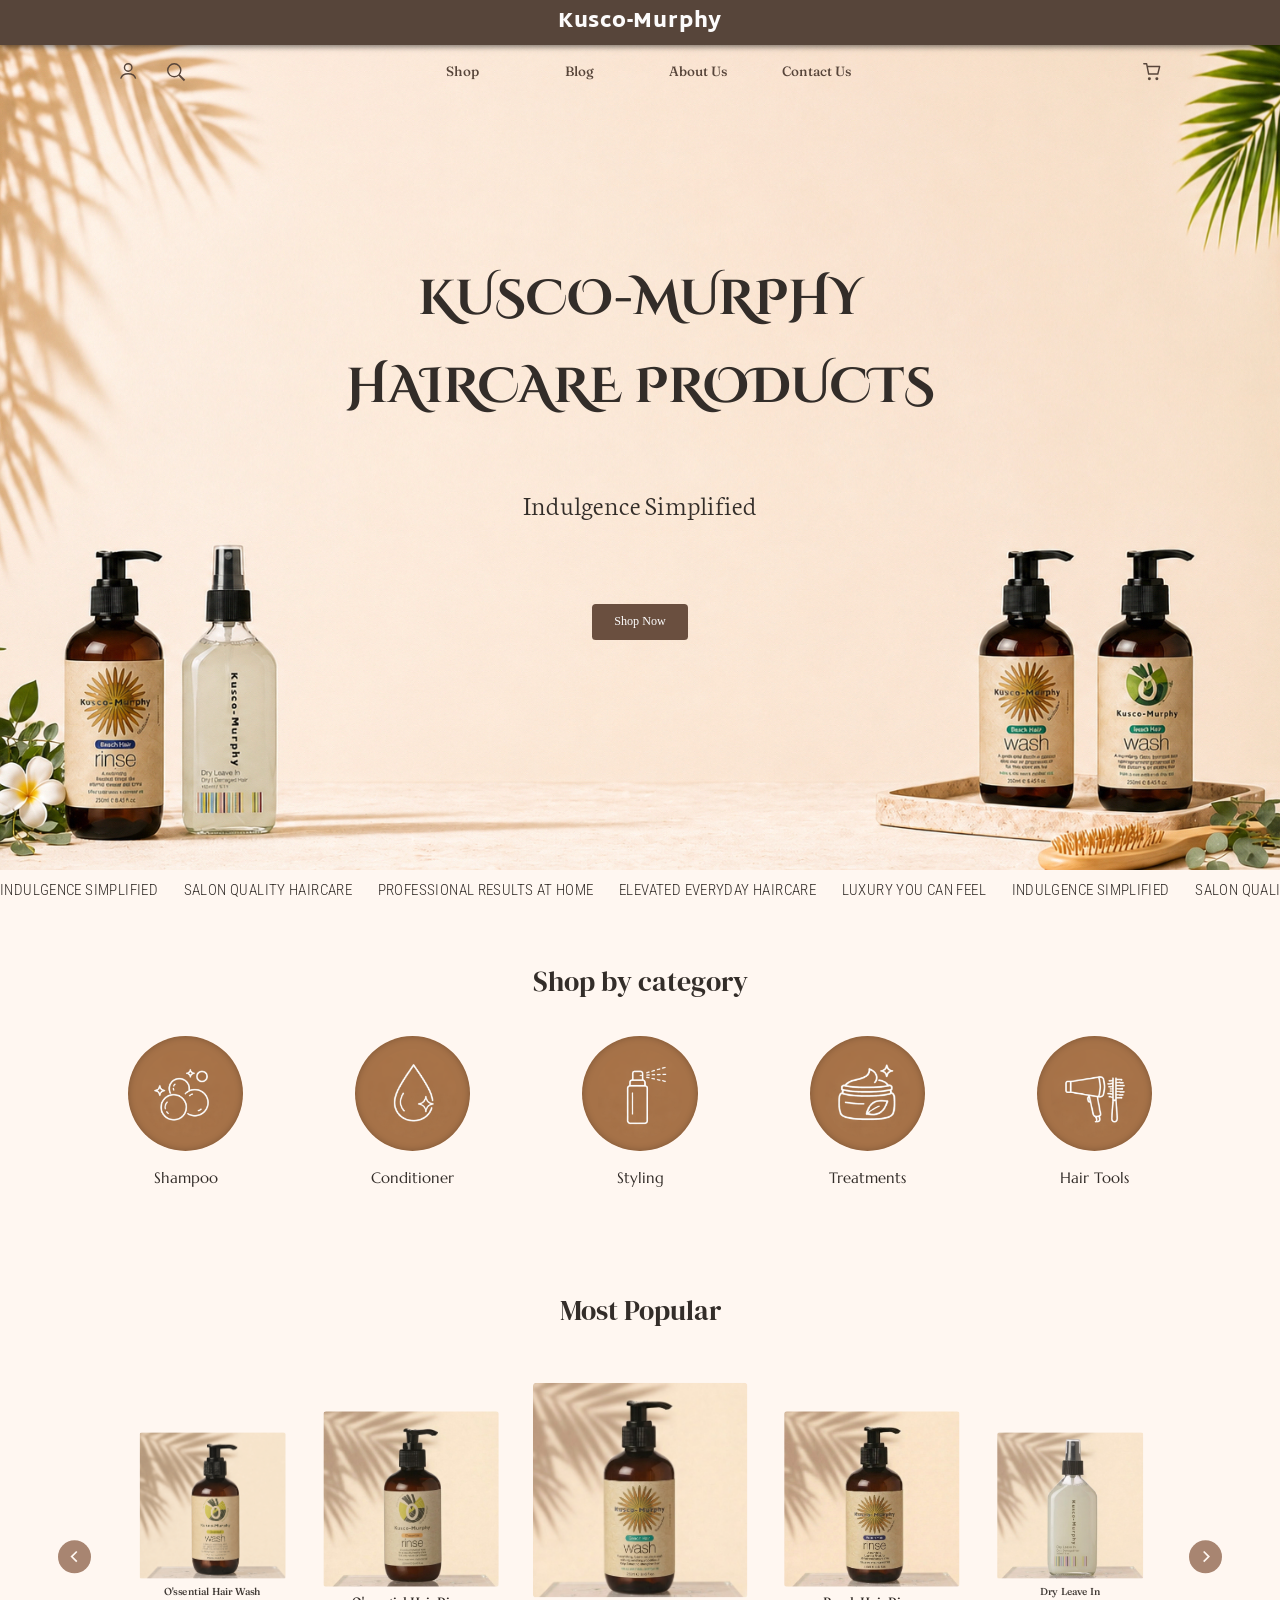
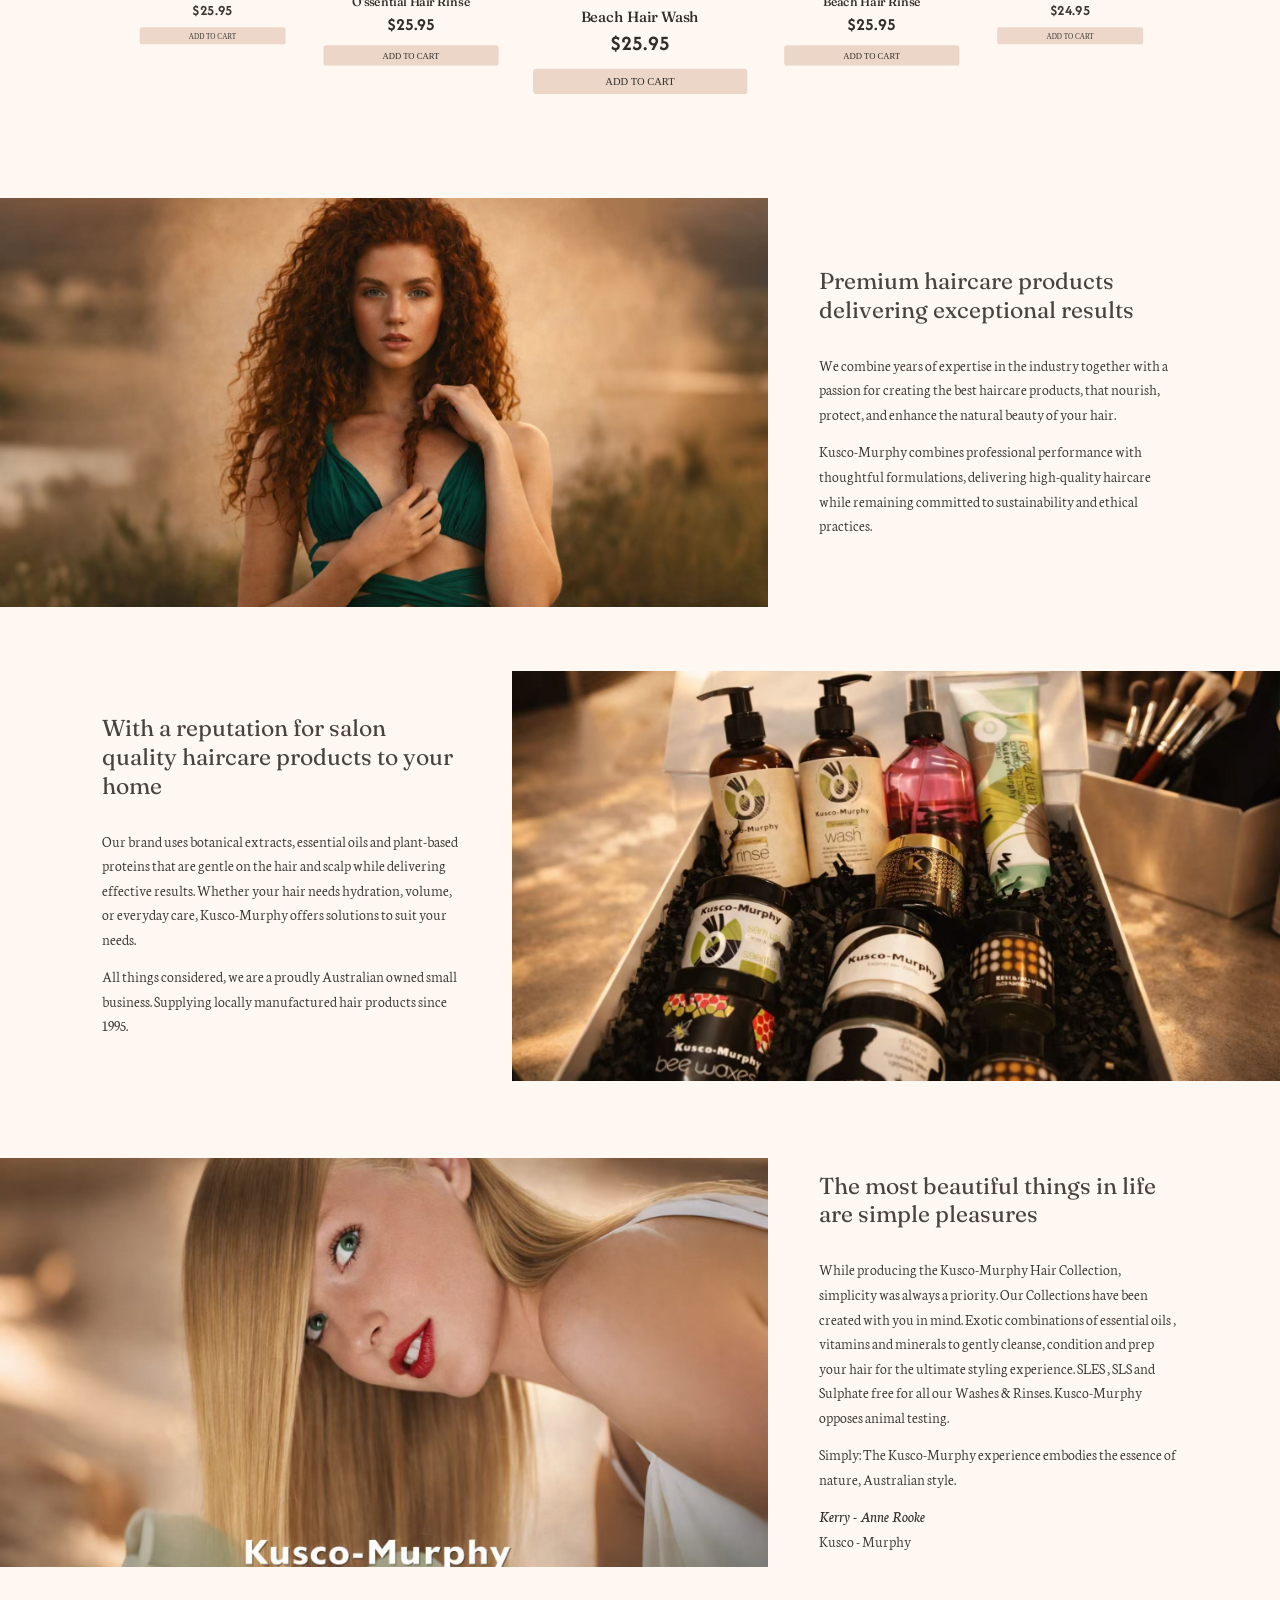
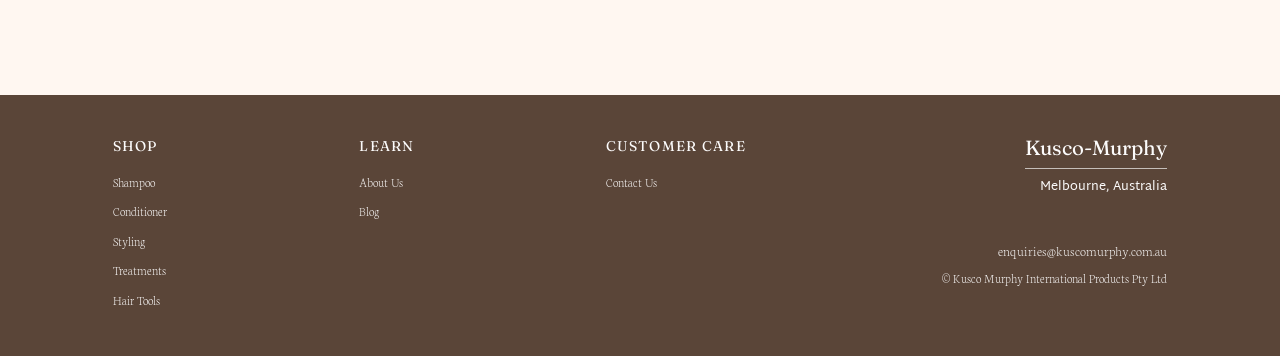
<file: Index.html>
<!DOCTYPE html>
<html lang="en">
<head>
    <meta charset="UTF-8">
    <meta name="viewport" content="width=device-width, initial-scale=1.0">
    <title>Kusco-Murphy</title>
    <link rel="stylesheet" href="Base.css">
    <link rel="stylesheet" href="Layout.css">
    <link rel="stylesheet" href="Components.css">
    <link rel="stylesheet" href="Index.css">
    <link rel="icon" type="image/png" href="images/favicon/favicon.png">
    <!-- font -->
    <link rel="preconnect" href="https://fonts.googleapis.com">
    <link rel="preconnect" href="https://fonts.gstatic.com" crossorigin>
    <link href="https://fonts.googleapis.com/css2?family=Afacad:ital,wght@0,400..700;1,400..700&family=Cinzel+Decorative:wght@400;700;900&family=DM+Serif+Display:ital@0;1&family=Fraunces:ital,opsz,wght@0,9..144,100..900;1,9..144,100..900&family=Kurale&family=Marcellus&family=Martel+Sans:wght@200;300;400;600;700;800;900&family=Neuton:ital,wght@0,200;0,300;0,400;0,700;0,800;1,400&family=Reddit+Sans+Condensed:wght@200..900&family=Roboto+Condensed:ital,wght@0,100..900;1,100..900&display=swap" rel="stylesheet">
</head>
<body>
    <header class="header-home">
        <section class="brand-bar">
            <a href="index.html" class="brand">Kusco-Murphy</a>
        </section>

        <nav>
            <ul class="nav-icons-left">
                <li class="mobile-menu-item">
                    <button type="button" class="mobile-menu-button" aria-label="Open Menu">
                        <svg class="menu-icon" viewBox="0 0 24 24" aria-hidden="true">
                            <line x1="4" y1="7" x2="20" y2="7"></line>
                            <line x1="4" y1="12" x2="20" y2="12"></line>
                            <line x1="4" y1="17" x2="20" y2="17"></line>
                        </svg>
                    </button>
                </li>

                <li>
                    <a href="#">
                        <svg viewBox="0 0 24 24" class="account">
                            <circle cx="12" cy="8" r="4" fill="none" stroke-width="1.5"/>
                            <path d="M4 20c2-7 14-7 16 0" fill="none" stroke-width="1.5"/>
                        </svg>
                    </a>
                </li>

                <li>
                    <button type="button" class="search-trigger">
                        <svg viewBox="0 0 24 24" class="search">
                            <circle cx="11" cy="11" r="7" fill="none" stroke-width="1.5"/>
                            <line x1="16" y1="16" x2="22" y2="22" stroke-width="2"/>
                        </svg>
                    </button>
                </li>
            </ul>

            <ul class="nav-links">
                <li class="shop-nav-item">
                    <a href="Products.html?collection=all" class="shop-trigger">
                        Shop
                    </a>
                </li>
                <li><a href="Blog.html">Blog</a></li>
                <li><a href="Article.html?type=about">About Us</a></li>
                <li><a href="Contact.html">Contact Us</a></li>
            </ul>

            <ul class="nav-icons-right">
                <li>
                    <a href="Shopping Cart.html">
                        <svg viewBox="0 0 24 24" class="cart">
                            <path d="M3 4h3l2.2 11h9.8l2-8H7.2"
                                stroke-width="1.5"
                                stroke-linecap="round"
                                stroke-linejoin="round"/>
                            <circle cx="9" cy="20" r="1.6"/>
                            <circle cx="17" cy="20" r="1.6"/>
                        </svg>
                    </a>
                </li>
            </ul>
        </nav>

        <section class="search-panel">
            <div class="mobile-search-row">
                <button type="button" class="mobile-search-back" aria-label="Close search">
                    <svg viewBox="0 0 24 24">
                        <path d="M15 5L8 12L15 19" />
                    </svg>
                </button>

                <form class="search-box" id="searchForm">
                    <svg viewBox="0 0 24 24" class="search-panel-icon">
                        <circle cx="11" cy="11" r="7" fill="none" stroke-width="1.5"/>
                        <line x1="16" y1="16" x2="22" y2="22" stroke-width="2"/>
                    </svg>

                    <input type="text" id="searchInput" placeholder="Search Product">
                    <button type="submit">Search</button>
                </form>
            </div>
            
            <section class="search-content">
                <article class="suggested-searches">
                    <div class="suggested-header">
                        <h3>Suggested Searches</h3>

                        <button type="button" class="refresh-suggested-btn">
                            <span>Refresh</span>

                            <svg viewBox="0 0 24 24" class="refresh-icon" aria-hidden="true">
                                <path d="M20 6V11H15" />
                                <path d="M4 18V13H9" />
                                <path d="M18 9A7 7 0 0 0 6.5 6.5" />
                                <path d="M6 15A7 7 0 0 0 17.5 17.5" />
                            </svg>
                        </button>
                    </div>

                    <div class="search-keywords">
                        <div>
                            <a href="Search Result.html?search=Dry%20Hair">Dry Hair</a>
                            <a href="Search Result.html?search=Frizzy%20Hair">Frizzy Hair</a>
                            <a href="Search Result.html?search=Damaged%20Hair">Damaged Hair</a>
                            <a href="Search Result.html?search=Oily%20Scalp">Oily Scalp</a>
                        </div>

                        <div>
                            <a href="Search Result.html?search=Scalp%20Care">Scalp Care</a>
                            <a href="Search Result.html?search=Conditioner">Conditioner</a>
                            <a href="Search Result.html?search=Shampoo">Shampoo</a>
                            <a href="Search Result.html?search=Repair%20Treatment">Repair Treatment</a>
                        </div>
                    </div>
                </article>

                <article class="search-history">
                    <div class="history-header">
                        <h3>History</h3>

                        <button type="button" class="clear-history-btn">
                            <span>Clear history</span>

                            <svg viewBox="0 0 24 24" class="clear-icon" aria-hidden="true">
                                <path d="M4 7H20" />
                                <path d="M10 11V17" />
                                <path d="M14 11V17" />
                                <path d="M6 7L7 21H17L18 7" />
                                <path d="M9 7V4H15V7" />
                            </svg>
                        </button>
                    </div>

                    <div class="history-list" id="historyList"></div>
                </article>
            </section>
        </section>

        <section class="shop-menu">
            <article class="shop-menu-column">
                <a href="Products.html?collection=all" class="menu-main-link">Shop All</a>
            </article>

            <article class="shop-menu-column">
                <a href="Products.html?collection=best-sellers" class="menu-main-link">Best Sellers</a>
            </article>

            <article class="shop-menu-column">
                <span class="menu-main-link">By Brand</span>
                <a href="Products.html?brand=Beach">Beach</a>
                <a href="Products.html?brand=MAN">Man</a>
                <a href="Products.html?brand=O'ssential">O'ssential</a>
            </article>

            <article class="shop-menu-column">
                <span class="menu-main-link">By Type</span>
                <a href="Products.html?category=Shampoo">Shampoo</a>
                <a href="Products.html?category=Conditioner">Conditioner</a>
                <a href="Products.html?category=Styling">Styling</a>
                <a href="Products.html?category=Treatments">Treatments</a>
                <a href="Products.html?category=Hair Tools">Hair Tools</a>
            </article>
        </section>

        <section class="mobile-menu">
            <button type="button" class="mobile-menu-link mobile-shop-toggle">
                <span>Shop</span>

                <svg class="mobile-arrow right" viewBox="0 0 24 24">
                    <path d="M9 5L16 12L9 19" />
                </svg>
            </button>

            <div class="mobile-submenu mobile-shop-submenu">
                <a href="Products.html?collection=all" class="menu-main-link">
                    Shop All

                    <svg class="mobile-arrow right" viewBox="0 0 24 24">
                        <path d="M9 5L16 12L9 19" />
                    </svg>
                </a>

                <a href="Products.html?collection=best-sellers" class="menu-main-link">
                    Best Sellers

                    <svg class="mobile-arrow right" viewBox="0 0 24 24">
                        <path d="M9 5L16 12L9 19" />
                    </svg>
                </a>

                <button type="button" class="mobile-menu-link mobile-brand-toggle">
                    <span>By Brand</span>

                    <svg class="mobile-arrow right" viewBox="0 0 24 24">
                        <path d="M9 5L16 12L9 19" />
                    </svg>
                </button>

                <div class="mobile-submenu mobile-brand-submenu">
                    <a href="Products.html?brand=Beach">
                        Beach

                        <svg class="mobile-arrow right" viewBox="0 0 24 24">
                            <path d="M9 5L16 12L9 19" />
                        </svg>
                    </a>

                    <a href="Products.html?brand=MAN">
                        MAN

                        <svg class="mobile-arrow right" viewBox="0 0 24 24">
                            <path d="M9 5L16 12L9 19" />
                        </svg>
                    </a>

                    <a href="Products.html?brand=O'ssential">
                        O'ssential

                        <svg class="mobile-arrow right" viewBox="0 0 24 24">
                            <path d="M9 5L16 12L9 19" />
                        </svg>
                    </a>
                </div>

                <button type="button" class="mobile-menu-link mobile-type-toggle">
                    <span>By Type</span>

                    <svg class="mobile-arrow right" viewBox="0 0 24 24">
                        <path d="M9 5L16 12L9 19" />
                    </svg>
                </button>

                <div class="mobile-submenu mobile-type-submenu">
                    <a href="Products.html?category=Shampoo">
                        Shampoo

                        <svg class="mobile-arrow right" viewBox="0 0 24 24">
                            <path d="M9 5L16 12L9 19" />
                        </svg>
                    </a>

                    <a href="Products.html?category=Conditioner">
                        Conditioner

                        <svg class="mobile-arrow right" viewBox="0 0 24 24">
                            <path d="M9 5L16 12L9 19" />
                        </svg>
                    </a>

                    <a href="Products.html?category=Styling">
                        Styling

                        <svg class="mobile-arrow right" viewBox="0 0 24 24">
                            <path d="M9 5L16 12L9 19" />
                        </svg>
                    </a>

                    <a href="Products.html?category=Treatments">
                        Treatments

                        <svg class="mobile-arrow right" viewBox="0 0 24 24">
                            <path d="M9 5L16 12L9 19" />
                        </svg>
                    </a>

                    <a href="Products.html?category=Hair Tools">
                        Hair Tools

                        <svg class="mobile-arrow right" viewBox="0 0 24 24">
                            <path d="M9 5L16 12L9 19" />
                        </svg>
                    </a>
                </div>
            </div>

            <a href="Blog.html" class="mobile-menu-link">
                Blog

                <svg class="mobile-arrow right" viewBox="0 0 24 24">
                    <path d="M9 5L16 12L9 19" />
                </svg>
            </a>

            <a href="Article.html?type=about" class="mobile-menu-link">
                About Us

                <svg class="mobile-arrow right" viewBox="0 0 24 24">
                    <path d="M9 5L16 12L9 19" />
                </svg>
            </a>

            <a href="Contact.html" class="mobile-menu-link">
                Contact Us
                
                <svg class="mobile-arrow right" viewBox="0 0 24 24">
                    <path d="M9 5L16 12L9 19" />
                </svg>
            </a>

            <a href="#" class="mobile-account">My Account</a>
        </section>
    </header>
    
    <main>
        <section class="hero">
            <h1>
                Kusco-Murphy<br>
                Haircare Products
            </h1>

            <p>Indulgence Simplified</p>

            <a href="Products.html?collection=all" class="primary-button">
                Shop Now
            </a>
        </section>

        <section class="brand-strip">
            <div class="brand-track">
                <div class="brand-group">
                    <p>Indulgence Simplified</p>
                    <p>Salon Quality Haircare</p>
                    <p>Professional Results at Home</p>
                    <p>Elevated Everyday Haircare</p>
                    <p>Luxury You Can Feel</p>
                    <p>Indulgence Simplified</p>
                    <p>Salon Quality Haircare</p>
                    <p>Professional Results at Home</p>
                    <p>Elevated Everyday Haircare</p>
                    <p>Luxury You Can Feel</p>
                </div>

                <div class="brand-group" aria-hidden="true">
                    <p>Indulgence Simplified</p>
                    <p>Salon Quality Haircare</p>
                    <p>Professional Results at Home</p>
                    <p>Elevated Everyday Haircare</p>
                    <p>Luxury You Can Feel</p>
                    <p>Indulgence Simplified</p>
                    <p>Salon Quality Haircare</p>
                    <p>Professional Results at Home</p>
                    <p>Elevated Everyday Haircare</p>
                    <p>Luxury You Can Feel</p>
                </div>
            </div>
        </section>

        <section class="category-section">
            <h2>Shop by category</h2>

            <ul class="category-list">
                <li>
                    <a href="Products.html?category=Shampoo" class="category-card">
                    <figure>
                        <img src="images/Index/shampoo.png" alt="Shampoo products">
                        <figcaption>Shampoo</figcaption>
                    </figure>
                    </a>
                </li>

                <li>
                    <a href="Products.html?category=Conditioner" class="category-card">
                    <figure>
                        <img src="images/Index/conditioner.png" alt="Conditioner products">
                        <figcaption>Conditioner</figcaption>
                    </figure>
                    </a>
                </li>

                <li>
                    <a href="Products.html?category=Styling" class="category-card">
                    <figure>
                        <img src="images/Index/styling.png" alt="Styling products">
                        <figcaption>Styling</figcaption>
                    </figure>
                    </a>
                </li>

                <li>
                    <a href="Products.html?category=Treatments" class="category-card">
                    <figure>
                        <img src="images/Index/treatments.png" alt="Hair treatments">
                        <figcaption>Treatments</figcaption>
                    </figure>
                    </a>
                </li>

                <li>
                    <a href="Products.html?category=Hair Tools" class="category-card">
                    <figure>
                        <img src="images/Index/tools.png" alt="Hair tools">
                        <figcaption>Hair Tools</figcaption>
                    </figure>
                    </a>
                </li>
            </ul>
        </section>

        <section class="popular-section">
            <h2>Most Popular</h2>
              
            <div class="carousel-container">
                <button class="recommend-prev">
                    <svg viewBox="0 0 24 24">
                        <polyline points="15 6 9 12 15 18" stroke="currentColor" stroke-width="2" fill="none"/>
                    </svg>
                </button>

                <ul class="product-carousel" id="popularCarousel">
                    <li>
                        <article class="carousel-card">
                            <a href="Product Page.html?id=o-ssential-hair-wash&from=home">
                                <figure>
                                    <div class="product-image">
                                        <img class="primary-img" src="images/products/O'ssential Hair Wash/1.jpg" alt="O'ssential Hair Wash">
                                        <img class="hover-img" src="images/products/O'ssential Hair Wash/2.jpg" alt="O'ssential Hair Wash">
                                    </div>
                                    <figcaption>O'ssential Hair Wash</figcaption>
                                </figure>
                            </a>
                            <p class="price">$25.95</p>
                            <button type="button" class="add-to-cart">Add to Cart</button>
                        </article>
                    </li>

                    <li>
                        <article class="carousel-card">
                            <a href="Product Page.html?id=o-ssential-hair-rinse&from=home">
                                <figure>
                                    <div class="product-image">
                                        <img class="primary-img" src="images/products/O'ssential Hair Rinse/1.jpg" alt="O'ssential Hair Rinse">
                                        <img class="hover-img" src="images/products/O'ssential Hair Rinse/2.jpg" alt="O'ssential Hair Rinse">
                                    </div>
                                    <figcaption>O'ssential Hair Rinse</figcaption>
                                </figure>
                            </a>
                            <p class="price">$25.95</p>
                            <button type="button" class="add-to-cart">Add to Cart</button>
                        </article>
                    </li>

                    <li>
                        <article class="carousel-card">
                            <a href="Product Page.html?id=beach-hair-wash&from=home">
                                <figure>
                                    <div class="product-image">
                                        <img class="primary-img" src="images/products/Beach Hair Wash/1.jpg" alt="Beach Hair Wash">
                                        <img class="hover-img" src="images/products/Beach Hair Wash/2.jpg" alt="Beach Hair Wash">
                                    </div>
                                    <figcaption>Beach Hair Wash</figcaption>
                                </figure>
                            </a>
                            <p class="price">$25.95</p>
                            <button type="button" class="add-to-cart">Add to Cart</button>
                        </article>
                    </li>

                    <li>
                        <article class="carousel-card">
                            <a href="Product Page.html?id=beach-hair-rinse&from=home">
                                <figure>
                                    <div class="product-image">
                                        <img class="primary-img" src="images/products/Beach Hair Rinse/1.jpg" alt="Beach Hair Rinse">
                                        <img class="hover-img" src="images/products/Beach Hair Rinse/2.jpg" alt="Beach Hair Rinse">
                                    </div>
                                    <figcaption>Beach Hair Rinse</figcaption>
                                </figure>
                            </a>
                            <p class="price">$25.95</p>
                            <button type="button" class="add-to-cart">Add to Cart</button>
                        </article>
                    </li>

                    <li>
                        <article class="carousel-card">
                            <a href="Product Page.html?id=dry-leave-in&from=home">
                                <figure>
                                    <div class="product-image">
                                        <img class="primary-img" src="images/products/Dry Leave In/1.jpg" alt="Dry Leave In">
                                        <img class="hover-img" src="images/products/Dry Leave In/2.jpg" alt="Dry Leave In">
                                    </div>
                                    <figcaption>Dry Leave In</figcaption>
                                </figure>
                            </a>
                            <p class="price">$24.95</p>
                            <button type="button" class="add-to-cart">Add to Cart</button>
                        </article>
                    </li>
                </ul>

                <button class="recommend-next">
                    <svg viewBox="0 0 24 24">
                        <polyline points="9 6 15 12 9 18" stroke="currentColor" stroke-width="2" fill="none"/>
                    </svg>
                </button>
            </div>
        </section>

        <section class="about-section">
            <article class="about-card-1">
                <div class="about-text">
                    <h3 id="about-quality-title">Premium haircare products delivering exceptional results</h3>
                    <p>
                        We combine years of expertise in the industry together with a passion for creating the best haircare products, that nourish, protect, and enhance the natural beauty of your hair.
                    </p>
                    <p>
                        Kusco-Murphy combines professional performance with thoughtful formulations, delivering high-quality haircare while remaining committed to sustainability and ethical practices.
                    </p>
                </div>

                <figure class="about-image">
                    <img src="images/Index/about1.jpg" alt="Model with styled curly hair">
                </figure>
            </article>

            <article class="about-card-2">
                <div class="about-text">
                    <h3 id="about-salon-title">With a reputation for salon quality haircare products to your home</h3>
                    <p>
                        Our brand uses botanical extracts, essential oils and plant-based proteins that are gentle on the hair and scalp while delivering effective results. Whether your hair needs hydration, volume, or everyday care, Kusco-Murphy offers solutions to suit your needs.
                    </p>
                    <p>
                        All things considered, we are a proudly Australian owned small business. Supplying locally manufactured hair products since 1995.
                    </p>
                </div>

                <figure class="about-image">
                    <img src="images/Index/about2.jpg" alt="Kusco-Murphy products displayed together">
                </figure>
            </article>

            <article class="about-card-3">
                <div class="about-text">
                    <h3 id="about-simple-title">The most beautiful things in life are simple pleasures</h3>
                    <p>
                        While producing the Kusco-Murphy Hair Collection, simplicity was always a priority. Our Collections have been created with you in mind. Exotic combinations of essential oils , vitamins and minerals to gently cleanse, condition and prep your hair for the ultimate styling experience. SLES , SLS and Sulphate free for all our Washes & Rinses. Kusco-Murphy opposes animal testing.
                    </p>
                    <p>
                        Simply: The Kusco-Murphy experience embodies the essence of nature, Australian style.
                    </p>
                    <p>
                        <em>Kerry - Anne Rooke</em><br>Kusco - Murphy
                    </p>
                </div>

                <figure class="about-image">
                    <img src="images/Index/about3.jpg" alt="Kusco-Murphy haircare campaign image">
                </figure>
            </article>
        </section>
    </main>

    <footer>
        <section class="footer-column">
            <h4>Shop</h4>
            <ul>
                <li><a href="Products.html?category=Shampoo">Shampoo</a></li>
                <li><a href="Products.html?category=Conditioner">Conditioner</a></li>
                <li><a href="Products.html?category=Styling">Styling</a></li>
                <li><a href="Products.html?category=Treatments">Treatments</a></li>
                <li><a href="Products.html?category=Hair Tools">Hair Tools</a></li>
            </ul>
        </section>

        <section class="footer-column">
            <h4>Learn</h4>
            <ul>
                <li><a href="Article.html?type=about">About Us</a></li>
                <li><a href="Blog.html">Blog</a></li>
            </ul>
        </section>

        <section class="footer-column">
            <h4>Customer Care</h4>
            <ul>
                <li><a href="Contact.html">Contact Us</a></li>
            </ul>
        </section>

        <section class="footer-brand">
            <h3>Kusco-Murphy</h3>
            <p id="location">Melbourne, Australia</p>
            <p id="email">enquiries@kuscomurphy.com.au</p>
            <p id="company">© Kusco Murphy International Products Pty Ltd</p>
        </section>

        <section class="mobile-footer">
            <section class="mobile-footer-brand">
                <h3>Kusco-Murphy</h3>

                <p class="mobile-location">
                    Melbourne, Australia
                </p>
            </section>

            <section class="mobile-footer-column">
                <button type="button" class="mobile-footer-toggle">
                    <span>Shop</span>

                    <svg viewBox="0 0 24 24">
                        <path d="M9 5L16 12L9 19" />
                    </svg>
                </button>

                <ul>
                    <li>
                        <a href="Products.html?category=Shampoo">
                            <span>Shampoo</span>

                            <svg viewBox="0 0 24 24">
                                <path d="M9 5L16 12L9 19" />
                            </svg>
                        </a>
                    </li>

                    <li>
                        <a href="Products.html?category=Conditioner">
                            <span>Conditioner</span>

                            <svg viewBox="0 0 24 24">
                                <path d="M9 5L16 12L9 19" />
                            </svg>
                        </a>
                    </li>

                    <li>
                        <a href="Products.html?category=Styling">
                            <span>Styling</span>

                            <svg viewBox="0 0 24 24">
                                <path d="M9 5L16 12L9 19" />
                            </svg>
                        </a>
                    </li>

                    <li>
                        <a href="Products.html?category=Treatments">
                            <span>Treatments</span>

                            <svg viewBox="0 0 24 24">
                                <path d="M9 5L16 12L9 19" />
                            </svg>
                        </a>
                    </li>

                    <li>
                        <a href="Products.html?category=Hair Tools">
                            <span>Hair Tools</span>

                            <svg viewBox="0 0 24 24">
                                <path d="M9 5L16 12L9 19" />
                            </svg>
                        </a>
                    </li>
                </ul>
            </section>

            <section class="mobile-footer-column">
                <button type="button" class="mobile-footer-toggle">
                    <span>Learn</span>

                    <svg viewBox="0 0 24 24">
                        <path d="M9 5L16 12L9 19" />
                    </svg>
                </button>

                <ul>
                    <li>
                        <a href="Article.html?type=about">
                            <span>About Us</span>

                            <svg viewBox="0 0 24 24">
                                <path d="M9 5L16 12L9 19" />
                            </svg>
                        </a>
                    </li>

                    <li>
                        <a href="Blog.html">
                            <span>Blog</span>

                            <svg viewBox="0 0 24 24">
                                <path d="M9 5L16 12L9 19" />
                            </svg>
                        </a>
                    </li>
                </ul>
            </section>

            <section class="mobile-footer-column">
                <button type="button" class="mobile-footer-toggle">
                    <span>Customer Care</span>

                    <svg viewBox="0 0 24 24">
                        <path d="M9 5L16 12L9 19" />
                    </svg>
                </button>

                <ul>
                    <li>
                        <a href="Contact.html">
                            <span>Contact Us</span>

                            <svg viewBox="0 0 24 24">
                                <path d="M9 5L16 12L9 19" />
                            </svg>
                        </a>
                    </li>
                </ul>
            </section>

            <section class="mobile-footer-bottom">
                <p class="mobile-email">
                    enquiries@kuscomurphy.com.au
                </p>

                <p class="mobile-company">
                    © Kusco Murphy International Products Pty Ltd
                </p>
            </section>
        </section>
    </footer>

    <script src="Data.js"></script>
    <script src="Global.js"></script>
    <script src="Index.js"></script>
</body>
</html>
</file>
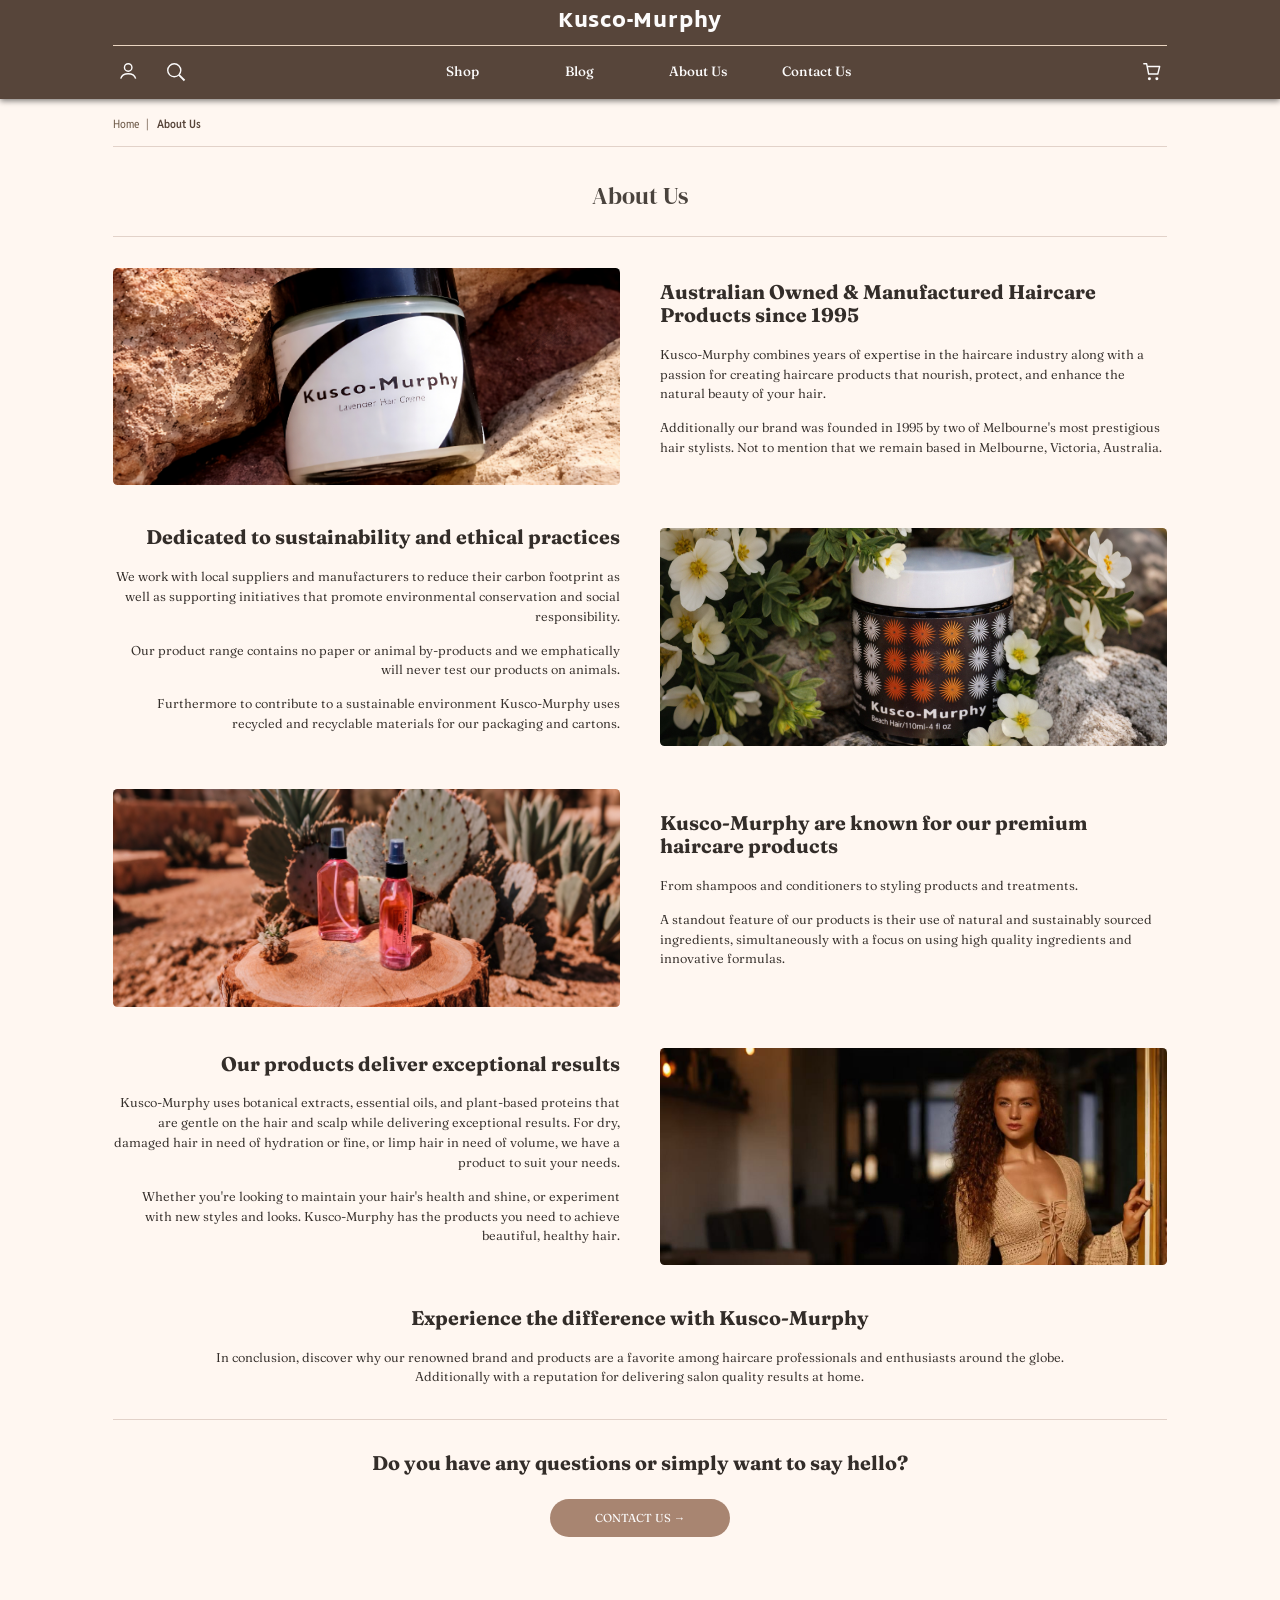
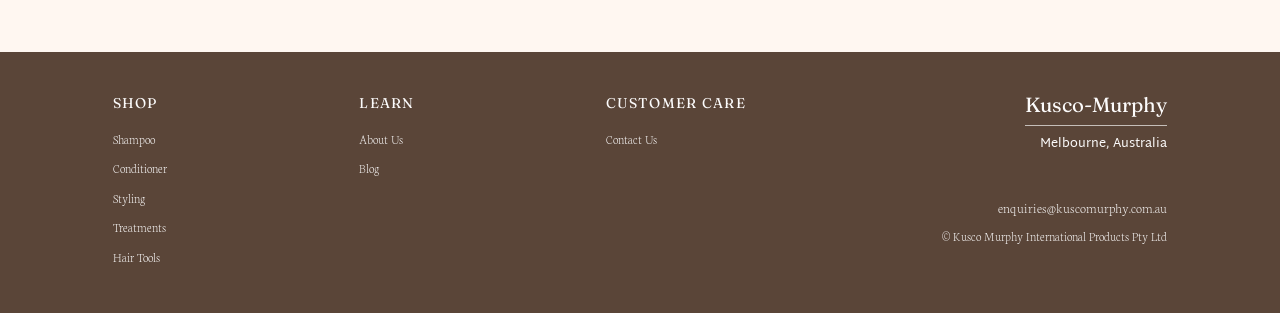
<file: Article.html>
<!DOCTYPE html>
<html lang="en">
<head>
    <meta charset="UTF-8">
    <meta name="viewport" content="width=device-width, initial-scale=1.0">
    <title>Kusco-Murphy</title>
    <link rel="stylesheet" href="Base.css">
    <link rel="stylesheet" href="Layout.css">
    <link rel="stylesheet" href="Components.css">
    <link rel="stylesheet" href="Article.css">
    <link rel="icon" type="image/png" href="images/favicon/favicon.png">
    <!-- font -->
    <link rel="preconnect" href="https://fonts.googleapis.com">
    <link rel="preconnect" href="https://fonts.gstatic.com" crossorigin>
    <link href="https://fonts.googleapis.com/css2?family=Afacad:ital,wght@0,400..700;1,400..700&family=Cinzel+Decorative:wght@400;700;900&family=DM+Serif+Display:ital@0;1&family=Fraunces:ital,opsz,wght@0,9..144,100..900;1,9..144,100..900&family=Kurale&family=Marcellus&family=Martel+Sans:wght@200;300;400;600;700;800;900&family=Neuton:ital,wght@0,200;0,300;0,400;0,700;0,800;1,400&family=Reddit+Sans+Condensed:wght@200..900&family=Roboto+Condensed:ital,wght@0,100..900;1,100..900&display=swap" rel="stylesheet">
</head>

<body>
    <header class="header-home">
        <section class="brand-bar">
            <a href="index.html" class="brand">Kusco-Murphy</a>
        </section>

        <nav>
            <ul class="nav-icons-left">
                <li class="mobile-menu-item">
                    <button type="button" class="mobile-menu-button" aria-label="Open Menu">
                        <svg class="menu-icon" viewBox="0 0 24 24" aria-hidden="true">
                            <line x1="4" y1="7" x2="20" y2="7"></line>
                            <line x1="4" y1="12" x2="20" y2="12"></line>
                            <line x1="4" y1="17" x2="20" y2="17"></line>
                        </svg>
                    </button>
                </li>

                <li>
                    <a href="#">
                        <svg viewBox="0 0 24 24" class="account">
                            <circle cx="12" cy="8" r="4" fill="none" stroke-width="1.5"/>
                            <path d="M4 20c2-7 14-7 16 0" fill="none" stroke-width="1.5"/>
                        </svg>
                    </a>
                </li>

                <li>
                    <button type="button" class="search-trigger">
                        <svg viewBox="0 0 24 24" class="search">
                            <circle cx="11" cy="11" r="7" fill="none" stroke-width="1.5"/>
                            <line x1="16" y1="16" x2="22" y2="22" stroke-width="2"/>
                        </svg>
                    </button>
                </li>
            </ul>

            <ul class="nav-links">
                <li class="shop-nav-item">
                    <a href="Products.html?collection=all" class="shop-trigger">
                        Shop
                    </a>
                </li>
                <li><a href="Blog.html">Blog</a></li>
                <li><a href="Article.html?type=about">About Us</a></li>
                <li><a href="Contact.html">Contact Us</a></li>
            </ul>

            <ul class="nav-icons-right">
                <li>
                    <a href="Shopping Cart.html">
                        <svg viewBox="0 0 24 24" class="cart">
                            <path d="M3 4h3l2.2 11h9.8l2-8H7.2"
                                stroke-width="1.5"
                                stroke-linecap="round"
                                stroke-linejoin="round"/>
                            <circle cx="9" cy="20" r="1.6"/>
                            <circle cx="17" cy="20" r="1.6"/>
                        </svg>
                    </a>
                </li>
            </ul>
        </nav>

        <section class="search-panel">
            <div class="mobile-search-row">
                <button type="button" class="mobile-search-back" aria-label="Close search">
                    <svg viewBox="0 0 24 24">
                        <path d="M15 5L8 12L15 19" />
                    </svg>
                </button>

                <form class="search-box" id="searchForm">
                    <svg viewBox="0 0 24 24" class="search-panel-icon">
                        <circle cx="11" cy="11" r="7" fill="none" stroke-width="1.5"/>
                        <line x1="16" y1="16" x2="22" y2="22" stroke-width="2"/>
                    </svg>

                    <input type="text" id="searchInput" placeholder="Search Product">
                    <button type="submit">Search</button>
                </form>
            </div>
            
            <section class="search-content">
                <article class="suggested-searches">
                    <div class="suggested-header">
                        <h3>Suggested Searches</h3>

                        <button type="button" class="refresh-suggested-btn">
                            <span>Refresh</span>

                            <svg viewBox="0 0 24 24" class="refresh-icon" aria-hidden="true">
                                <path d="M20 6V11H15" />
                                <path d="M4 18V13H9" />
                                <path d="M18 9A7 7 0 0 0 6.5 6.5" />
                                <path d="M6 15A7 7 0 0 0 17.5 17.5" />
                            </svg>
                        </button>
                    </div>

                    <div class="search-keywords">
                        <div>
                            <a href="Search Result.html?search=Dry%20Hair">Dry Hair</a>
                            <a href="Search Result.html?search=Frizzy%20Hair">Frizzy Hair</a>
                            <a href="Search Result.html?search=Damaged%20Hair">Damaged Hair</a>
                            <a href="Search Result.html?search=Oily%20Scalp">Oily Scalp</a>
                        </div>

                        <div>
                            <a href="Search Result.html?search=Scalp%20Care">Scalp Care</a>
                            <a href="Search Result.html?search=Conditioner">Conditioner</a>
                            <a href="Search Result.html?search=Shampoo">Shampoo</a>
                            <a href="Search Result.html?search=Repair%20Treatment">Repair Treatment</a>
                        </div>
                    </div>
                </article>

                <article class="search-history">
                    <div class="history-header">
                        <h3>History</h3>

                        <button type="button" class="clear-history-btn">
                            <span>Clear history</span>

                            <svg viewBox="0 0 24 24" class="clear-icon" aria-hidden="true">
                                <path d="M4 7H20" />
                                <path d="M10 11V17" />
                                <path d="M14 11V17" />
                                <path d="M6 7L7 21H17L18 7" />
                                <path d="M9 7V4H15V7" />
                            </svg>
                        </button>
                    </div>

                    <div class="history-list" id="historyList"></div>
                </article>
            </section>
        </section>

        <section class="shop-menu">
            <article class="shop-menu-column">
                <a href="Products.html?collection=all" class="menu-main-link">Shop All</a>
            </article>

            <article class="shop-menu-column">
                <a href="Products.html?collection=best-sellers" class="menu-main-link">Best Sellers</a>
            </article>

            <article class="shop-menu-column">
                <span class="menu-main-link">By Brand</span>
                <a href="Products.html?brand=Beach">Beach</a>
                <a href="Products.html?brand=MAN">Man</a>
                <a href="Products.html?brand=O'ssential">O'ssential</a>
            </article>

            <article class="shop-menu-column">
                <span class="menu-main-link">By Type</span>
                <a href="Products.html?category=Shampoo">Shampoo</a>
                <a href="Products.html?category=Conditioner">Conditioner</a>
                <a href="Products.html?category=Styling">Styling</a>
                <a href="Products.html?category=Treatments">Treatments</a>
                <a href="Products.html?category=Hair Tools">Hair Tools</a>
            </article>
        </section>

        <section class="mobile-menu">
            <button type="button" class="mobile-menu-link mobile-shop-toggle">
                <span>Shop</span>

                <svg class="mobile-arrow right" viewBox="0 0 24 24">
                    <path d="M9 5L16 12L9 19" />
                </svg>
            </button>

            <div class="mobile-submenu mobile-shop-submenu">
                <a href="Products.html?collection=all" class="menu-main-link">
                    Shop All

                    <svg class="mobile-arrow right" viewBox="0 0 24 24">
                        <path d="M9 5L16 12L9 19" />
                    </svg>
                </a>

                <a href="Products.html?collection=best-sellers" class="menu-main-link">
                    Best Sellers

                    <svg class="mobile-arrow right" viewBox="0 0 24 24">
                        <path d="M9 5L16 12L9 19" />
                    </svg>
                </a>

                <button type="button" class="mobile-menu-link mobile-brand-toggle">
                    <span>By Brand</span>

                    <svg class="mobile-arrow right" viewBox="0 0 24 24">
                        <path d="M9 5L16 12L9 19" />
                    </svg>
                </button>

                <div class="mobile-submenu mobile-brand-submenu">
                    <a href="Products.html?brand=Beach">
                        Beach

                        <svg class="mobile-arrow right" viewBox="0 0 24 24">
                            <path d="M9 5L16 12L9 19" />
                        </svg>
                    </a>

                    <a href="Products.html?brand=MAN">
                        MAN

                        <svg class="mobile-arrow right" viewBox="0 0 24 24">
                            <path d="M9 5L16 12L9 19" />
                        </svg>
                    </a>

                    <a href="Products.html?brand=O'ssential">
                        O'ssential

                        <svg class="mobile-arrow right" viewBox="0 0 24 24">
                            <path d="M9 5L16 12L9 19" />
                        </svg>
                    </a>
                </div>

                <button type="button" class="mobile-menu-link mobile-type-toggle">
                    <span>By Type</span>

                    <svg class="mobile-arrow right" viewBox="0 0 24 24">
                        <path d="M9 5L16 12L9 19" />
                    </svg>
                </button>

                <div class="mobile-submenu mobile-type-submenu">
                    <a href="Products.html?category=Shampoo">
                        Shampoo

                        <svg class="mobile-arrow right" viewBox="0 0 24 24">
                            <path d="M9 5L16 12L9 19" />
                        </svg>
                    </a>

                    <a href="Products.html?category=Conditioner">
                        Conditioner

                        <svg class="mobile-arrow right" viewBox="0 0 24 24">
                            <path d="M9 5L16 12L9 19" />
                        </svg>
                    </a>

                    <a href="Products.html?category=Styling">
                        Styling

                        <svg class="mobile-arrow right" viewBox="0 0 24 24">
                            <path d="M9 5L16 12L9 19" />
                        </svg>
                    </a>

                    <a href="Products.html?category=Treatments">
                        Treatments

                        <svg class="mobile-arrow right" viewBox="0 0 24 24">
                            <path d="M9 5L16 12L9 19" />
                        </svg>
                    </a>

                    <a href="Products.html?category=Hair Tools">
                        Hair Tools

                        <svg class="mobile-arrow right" viewBox="0 0 24 24">
                            <path d="M9 5L16 12L9 19" />
                        </svg>
                    </a>
                </div>
            </div>

            <a href="Blog.html" class="mobile-menu-link">
                Blog

                <svg class="mobile-arrow right" viewBox="0 0 24 24">
                    <path d="M9 5L16 12L9 19" />
                </svg>
            </a>

            <a href="Article.html?type=about" class="mobile-menu-link">
                About Us

                <svg class="mobile-arrow right" viewBox="0 0 24 24">
                    <path d="M9 5L16 12L9 19" />
                </svg>
            </a>

            <a href="Contact.html" class="mobile-menu-link">
                Contact Us
                
                <svg class="mobile-arrow right" viewBox="0 0 24 24">
                    <path d="M9 5L16 12L9 19" />
                </svg>
            </a>

            <a href="#" class="mobile-account">My Account</a>
        </section>
    </header>
    
    <main class="article-page">
        <section class="breadcrumb"></section>

        <section class="article-header">
            <h2 id="articleTitle">About Us</h2>
        </section>

        <section class="article-line"></section>

        <section class="article-content">
            <article class="article-row article-row-image-left">
                <figure class="article-image">
                    <img src="images/blog/a.jpg" alt="Kusco-Murphy haircare product on natural rocks">
                </figure>

                <section class="article-text">
                    <h3>Australian Owned & Manufactured Haircare Products since 1995</h3>

                    <p>
                        Kusco-Murphy combines years of expertise in the haircare industry along with a passion for creating haircare products that nourish, protect, and enhance the natural beauty of your hair.

                    </p>

                    <p>
                        Additionally our brand was founded in 1995 by two of Melbourne's most prestigious hair stylists. Not to mention that we remain based in Melbourne, Victoria, Australia.
                    </p>
                </section>
            </article>

            <article class="article-row article-row-text-left">
                <section class="article-text article-text-right">
                    <h3>Dedicated to sustainability and ethical practices</h3>

                    <p>
                        We work with local suppliers and manufacturers to reduce their carbon footprint as well as supporting initiatives that promote environmental conservation and social responsibility.
                    </p>

                    <p>
                        Our product range contains no paper or animal by-products and we emphatically will never test our products on animals.
                    </p>

                    <p>
                        Furthermore to contribute to a sustainable environment Kusco-Murphy uses recycled and recyclable materials for our packaging and cartons.
                    </p>
                </section>

                <figure class="article-image">
                    <img src="images/blog/b.jpg" alt="Kusco-Murphy product surrounded by flowers">
                </figure>
            </article>

            <article class="article-row article-row-image-left">
                <figure class="article-image">
                    <img src="images/blog/c.jpg" alt="Kusco-Murphy haircare bottles in a natural outdoor setting">
                </figure>

                <section class="article-text">
                    <h3>Kusco-Murphy are known for our premium haircare products</h3>

                    <p>
                       From shampoos and conditioners to styling products and treatments.
                    </p>

                    <p>
                        A standout feature of our products is their use of natural and sustainably sourced ingredients, simultaneously with a focus on using high quality ingredients and innovative formulas.
                    </p>
                </section>
            </article>

            <article class="article-row article-row-text-left">
                <section class="article-text article-text-right">
                    <h3>Our products deliver exceptional results</h3>

                    <p>
                        Kusco-Murphy uses botanical extracts, essential oils, and plant-based proteins that are gentle on the hair and scalp while delivering exceptional results. For dry, damaged hair in need of hydration or fine, or limp hair in need of volume, we have a product to suit your needs.
                    </p>

                    <p>
                        Whether you're looking to maintain your hair's health and shine, or experiment with new styles and looks. Kusco-Murphy has the products you need to achieve beautiful, healthy hair.
                    </p>
                </section>

                <figure class="article-image">
                    <img src="images/blog/d.jpg" alt="Model with styled curly hair using Kusco-Murphy haircare">
                </figure>
            </article>

            <section class="article-ending">
                <h3>Experience the difference with Kusco-Murphy</h3>

                <p>
                    In conclusion, discover why our renowned brand and products are a favorite among haircare professionals and enthusiasts around the globe. Additionally with a reputation for delivering salon quality results at home.
                </p>
            </section>

            <section class="article-contact hidden">
                <h3>Do you have any questions or simply want to say hello?</h3>

                <a href="Contact.html" class="article-contact-button">
                    Contact Us →
                </a>
            </section>
        </section>
    </main>

    <footer>
        <section class="footer-column">
            <h4>Shop</h4>
            <ul>
                <li><a href="Products.html?category=Shampoo">Shampoo</a></li>
                <li><a href="Products.html?category=Conditioner">Conditioner</a></li>
                <li><a href="Products.html?category=Styling">Styling</a></li>
                <li><a href="Products.html?category=Treatments">Treatments</a></li>
                <li><a href="Products.html?category=Hair Tools">Hair Tools</a></li>
            </ul>
        </section>

        <section class="footer-column">
            <h4>Learn</h4>
            <ul>
                <li><a href="Article.html?type=about">About Us</a></li>
                <li><a href="Blog.html">Blog</a></li>
            </ul>
        </section>

        <section class="footer-column">
            <h4>Customer Care</h4>
            <ul>
                <li><a href="Contact.html">Contact Us</a></li>
            </ul>
        </section>

        <section class="footer-brand">
            <h3>Kusco-Murphy</h3>
            <p id="location">Melbourne, Australia</p>
            <p id="email">enquiries@kuscomurphy.com.au</p>
            <p id="company">© Kusco Murphy International Products Pty Ltd</p>
        </section>

        <section class="mobile-footer">
            <section class="mobile-footer-brand">
                <h3>Kusco-Murphy</h3>

                <p class="mobile-location">
                    Melbourne, Australia
                </p>
            </section>

            <section class="mobile-footer-column">
                <button type="button" class="mobile-footer-toggle">
                    <span>Shop</span>

                    <svg viewBox="0 0 24 24">
                        <path d="M9 5L16 12L9 19" />
                    </svg>
                </button>

                <ul>
                    <li>
                        <a href="Products.html?category=Shampoo">
                            <span>Shampoo</span>

                            <svg viewBox="0 0 24 24">
                                <path d="M9 5L16 12L9 19" />
                            </svg>
                        </a>
                    </li>

                    <li>
                        <a href="Products.html?category=Conditioner">
                            <span>Conditioner</span>

                            <svg viewBox="0 0 24 24">
                                <path d="M9 5L16 12L9 19" />
                            </svg>
                        </a>
                    </li>

                    <li>
                        <a href="Products.html?category=Styling">
                            <span>Styling</span>

                            <svg viewBox="0 0 24 24">
                                <path d="M9 5L16 12L9 19" />
                            </svg>
                        </a>
                    </li>

                    <li>
                        <a href="Products.html?category=Treatments">
                            <span>Treatments</span>

                            <svg viewBox="0 0 24 24">
                                <path d="M9 5L16 12L9 19" />
                            </svg>
                        </a>
                    </li>

                    <li>
                        <a href="Products.html?category=Hair Tools">
                            <span>Hair Tools</span>

                            <svg viewBox="0 0 24 24">
                                <path d="M9 5L16 12L9 19" />
                            </svg>
                        </a>
                    </li>
                </ul>
            </section>

            <section class="mobile-footer-column">
                <button type="button" class="mobile-footer-toggle">
                    <span>Learn</span>

                    <svg viewBox="0 0 24 24">
                        <path d="M9 5L16 12L9 19" />
                    </svg>
                </button>

                <ul>
                    <li>
                        <a href="Article.html?type=about">
                            <span>About Us</span>

                            <svg viewBox="0 0 24 24">
                                <path d="M9 5L16 12L9 19" />
                            </svg>
                        </a>
                    </li>

                    <li>
                        <a href="Blog.html">
                            <span>Blog</span>

                            <svg viewBox="0 0 24 24">
                                <path d="M9 5L16 12L9 19" />
                            </svg>
                        </a>
                    </li>
                </ul>
            </section>

            <section class="mobile-footer-column">
                <button type="button" class="mobile-footer-toggle">
                    <span>Customer Care</span>

                    <svg viewBox="0 0 24 24">
                        <path d="M9 5L16 12L9 19" />
                    </svg>
                </button>

                <ul>
                    <li>
                        <a href="Contact.html">
                            <span>Contact Us</span>

                            <svg viewBox="0 0 24 24">
                                <path d="M9 5L16 12L9 19" />
                            </svg>
                        </a>
                    </li>
                </ul>
            </section>

            <section class="mobile-footer-bottom">
                <p class="mobile-email">
                    enquiries@kuscomurphy.com.au
                </p>

                <p class="mobile-company">
                    © Kusco Murphy International Products Pty Ltd
                </p>
            </section>
        </section>
    </footer>

    <script src="Data.js"></script>
    <script src="Global.js"></script>
    <script src="Article.js"></script>
</body>
</html>
</file>
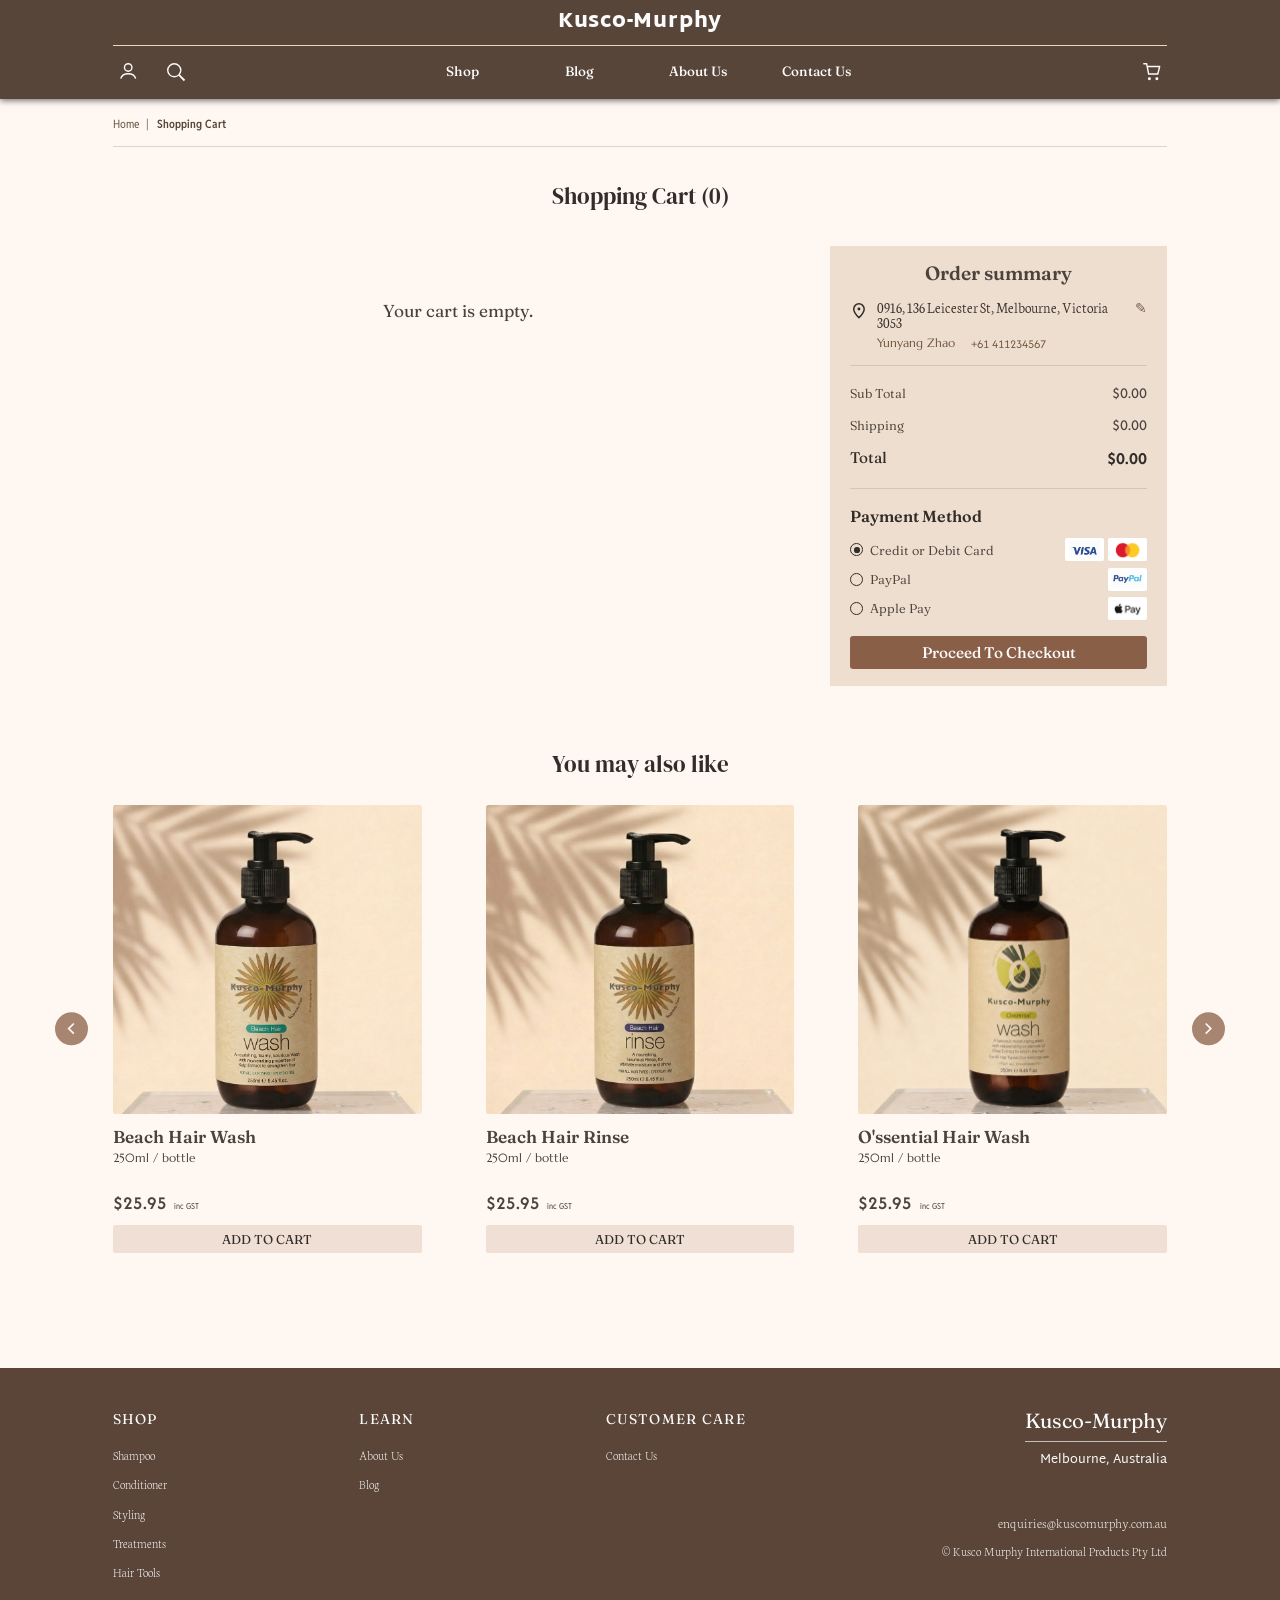
<file: Checkout.html>
<!DOCTYPE html>
<html lang="en">
<head>
    <meta charset="UTF-8">
    <meta name="viewport" content="width=device-width, initial-scale=1.0">
    <title>Kusco-Murphy</title>
    <link rel="stylesheet" href="Base.css">
    <link rel="stylesheet" href="Layout.css">
    <link rel="stylesheet" href="Components.css">
    <link rel="stylesheet" href="Checkout.css">
    <link rel="icon" type="image/png" href="images/favicon/favicon.png">
    <!-- font -->
    <link rel="preconnect" href="https://fonts.googleapis.com">
    <link rel="preconnect" href="https://fonts.gstatic.com" crossorigin>
    <link href="https://fonts.googleapis.com/css2?family=Afacad:ital,wght@0,400..700;1,400..700&family=Cinzel+Decorative:wght@400;700;900&family=DM+Serif+Display:ital@0;1&family=Fraunces:ital,opsz,wght@0,9..144,100..900;1,9..144,100..900&family=Kurale&family=Marcellus&family=Martel+Sans:wght@200;300;400;600;700;800;900&family=Neuton:ital,wght@0,200;0,300;0,400;0,700;0,800;1,400&family=Reddit+Sans+Condensed:wght@200..900&family=Roboto+Condensed:ital,wght@0,100..900;1,100..900&display=swap" rel="stylesheet">
</head>
<body>
    <header class="header-home">
        <section class="brand-bar">
            <a href="index.html" class="brand">Kusco-Murphy</a>
        </section>

        <nav>
            <ul class="nav-icons-left">
                <li class="mobile-menu-item">
                    <button type="button" class="mobile-menu-button" aria-label="Open Menu">
                        <svg class="menu-icon" viewBox="0 0 24 24" aria-hidden="true">
                            <line x1="4" y1="7" x2="20" y2="7"></line>
                            <line x1="4" y1="12" x2="20" y2="12"></line>
                            <line x1="4" y1="17" x2="20" y2="17"></line>
                        </svg>
                    </button>
                </li>

                <li>
                    <a href="#">
                        <svg viewBox="0 0 24 24" class="account">
                            <circle cx="12" cy="8" r="4" fill="none" stroke-width="1.5"/>
                            <path d="M4 20c2-7 14-7 16 0" fill="none" stroke-width="1.5"/>
                        </svg>
                    </a>
                </li>

                <li>
                    <button type="button" class="search-trigger">
                        <svg viewBox="0 0 24 24" class="search">
                            <circle cx="11" cy="11" r="7" fill="none" stroke-width="1.5"/>
                            <line x1="16" y1="16" x2="22" y2="22" stroke-width="2"/>
                        </svg>
                    </button>
                </li>
            </ul>

            <ul class="nav-links">
                <li class="shop-nav-item">
                    <a href="Products.html?collection=all" class="shop-trigger">
                        Shop
                    </a>
                </li>
                <li><a href="Blog.html">Blog</a></li>
                <li><a href="Article.html?type=about">About Us</a></li>
                <li><a href="Contact.html">Contact Us</a></li>
            </ul>

            <ul class="nav-icons-right">
                <li>
                    <a href="Shopping Cart.html">
                        <svg viewBox="0 0 24 24" class="cart">
                            <path d="M3 4h3l2.2 11h9.8l2-8H7.2"
                                stroke-width="1.5"
                                stroke-linecap="round"
                                stroke-linejoin="round"/>
                            <circle cx="9" cy="20" r="1.6"/>
                            <circle cx="17" cy="20" r="1.6"/>
                        </svg>
                    </a>
                </li>
            </ul>
        </nav>

        <section class="search-panel">
            <div class="mobile-search-row">
                <button type="button" class="mobile-search-back" aria-label="Close search">
                    <svg viewBox="0 0 24 24">
                        <path d="M15 5L8 12L15 19" />
                    </svg>
                </button>

                <form class="search-box" id="searchForm">
                    <svg viewBox="0 0 24 24" class="search-panel-icon">
                        <circle cx="11" cy="11" r="7" fill="none" stroke-width="1.5"/>
                        <line x1="16" y1="16" x2="22" y2="22" stroke-width="2"/>
                    </svg>

                    <input type="text" id="searchInput" placeholder="Search Product">
                    <button type="submit">Search</button>
                </form>
            </div>
            
            <section class="search-content">
                <article class="suggested-searches">
                    <div class="suggested-header">
                        <h3>Suggested Searches</h3>

                        <button type="button" class="refresh-suggested-btn">
                            <span>Refresh</span>

                            <svg viewBox="0 0 24 24" class="refresh-icon" aria-hidden="true">
                                <path d="M20 6V11H15" />
                                <path d="M4 18V13H9" />
                                <path d="M18 9A7 7 0 0 0 6.5 6.5" />
                                <path d="M6 15A7 7 0 0 0 17.5 17.5" />
                            </svg>
                        </button>
                    </div>

                    <div class="search-keywords">
                        <div>
                            <a href="Search Result.html?search=Dry%20Hair">Dry Hair</a>
                            <a href="Search Result.html?search=Frizzy%20Hair">Frizzy Hair</a>
                            <a href="Search Result.html?search=Damaged%20Hair">Damaged Hair</a>
                            <a href="Search Result.html?search=Oily%20Scalp">Oily Scalp</a>
                        </div>

                        <div>
                            <a href="Search Result.html?search=Scalp%20Care">Scalp Care</a>
                            <a href="Search Result.html?search=Conditioner">Conditioner</a>
                            <a href="Search Result.html?search=Shampoo">Shampoo</a>
                            <a href="Search Result.html?search=Repair%20Treatment">Repair Treatment</a>
                        </div>
                    </div>
                </article>

                <article class="search-history">
                    <div class="history-header">
                        <h3>History</h3>

                        <button type="button" class="clear-history-btn">
                            <span>Clear history</span>

                            <svg viewBox="0 0 24 24" class="clear-icon" aria-hidden="true">
                                <path d="M4 7H20" />
                                <path d="M10 11V17" />
                                <path d="M14 11V17" />
                                <path d="M6 7L7 21H17L18 7" />
                                <path d="M9 7V4H15V7" />
                            </svg>
                        </button>
                    </div>

                    <div class="history-list" id="historyList"></div>
                </article>
            </section>
        </section>

        <section class="shop-menu">
            <article class="shop-menu-column">
                <a href="Products.html?collection=all" class="menu-main-link">Shop All</a>
            </article>

            <article class="shop-menu-column">
                <a href="Products.html?collection=best-sellers" class="menu-main-link">Best Sellers</a>
            </article>

            <article class="shop-menu-column">
                <span class="menu-main-link">By Brand</span>
                <a href="Products.html?brand=Beach">Beach</a>
                <a href="Products.html?brand=MAN">Man</a>
                <a href="Products.html?brand=O'ssential">O'ssential</a>
            </article>

            <article class="shop-menu-column">
                <span class="menu-main-link">By Type</span>
                <a href="Products.html?category=Shampoo">Shampoo</a>
                <a href="Products.html?category=Conditioner">Conditioner</a>
                <a href="Products.html?category=Styling">Styling</a>
                <a href="Products.html?category=Treatments">Treatments</a>
                <a href="Products.html?category=Hair Tools">Hair Tools</a>
            </article>
        </section>

        <section class="mobile-menu">
            <button type="button" class="mobile-menu-link mobile-shop-toggle">
                <span>Shop</span>

                <svg class="mobile-arrow right" viewBox="0 0 24 24">
                    <path d="M9 5L16 12L9 19" />
                </svg>
            </button>

            <div class="mobile-submenu mobile-shop-submenu">
                <a href="Products.html?collection=all" class="menu-main-link">
                    Shop All

                    <svg class="mobile-arrow right" viewBox="0 0 24 24">
                        <path d="M9 5L16 12L9 19" />
                    </svg>
                </a>

                <a href="Products.html?collection=best-sellers" class="menu-main-link">
                    Best Sellers

                    <svg class="mobile-arrow right" viewBox="0 0 24 24">
                        <path d="M9 5L16 12L9 19" />
                    </svg>
                </a>

                <button type="button" class="mobile-menu-link mobile-brand-toggle">
                    <span>By Brand</span>

                    <svg class="mobile-arrow right" viewBox="0 0 24 24">
                        <path d="M9 5L16 12L9 19" />
                    </svg>
                </button>

                <div class="mobile-submenu mobile-brand-submenu">
                    <a href="Products.html?brand=Beach">
                        Beach

                        <svg class="mobile-arrow right" viewBox="0 0 24 24">
                            <path d="M9 5L16 12L9 19" />
                        </svg>
                    </a>

                    <a href="Products.html?brand=MAN">
                        MAN

                        <svg class="mobile-arrow right" viewBox="0 0 24 24">
                            <path d="M9 5L16 12L9 19" />
                        </svg>
                    </a>

                    <a href="Products.html?brand=O'ssential">
                        O'ssential

                        <svg class="mobile-arrow right" viewBox="0 0 24 24">
                            <path d="M9 5L16 12L9 19" />
                        </svg>
                    </a>
                </div>

                <button type="button" class="mobile-menu-link mobile-type-toggle">
                    <span>By Type</span>

                    <svg class="mobile-arrow right" viewBox="0 0 24 24">
                        <path d="M9 5L16 12L9 19" />
                    </svg>
                </button>

                <div class="mobile-submenu mobile-type-submenu">
                    <a href="Products.html?category=Shampoo">
                        Shampoo

                        <svg class="mobile-arrow right" viewBox="0 0 24 24">
                            <path d="M9 5L16 12L9 19" />
                        </svg>
                    </a>

                    <a href="Products.html?category=Conditioner">
                        Conditioner

                        <svg class="mobile-arrow right" viewBox="0 0 24 24">
                            <path d="M9 5L16 12L9 19" />
                        </svg>
                    </a>

                    <a href="Products.html?category=Styling">
                        Styling

                        <svg class="mobile-arrow right" viewBox="0 0 24 24">
                            <path d="M9 5L16 12L9 19" />
                        </svg>
                    </a>

                    <a href="Products.html?category=Treatments">
                        Treatments

                        <svg class="mobile-arrow right" viewBox="0 0 24 24">
                            <path d="M9 5L16 12L9 19" />
                        </svg>
                    </a>

                    <a href="Products.html?category=Hair Tools">
                        Hair Tools

                        <svg class="mobile-arrow right" viewBox="0 0 24 24">
                            <path d="M9 5L16 12L9 19" />
                        </svg>
                    </a>
                </div>
            </div>

            <a href="Blog.html" class="mobile-menu-link">
                Blog

                <svg class="mobile-arrow right" viewBox="0 0 24 24">
                    <path d="M9 5L16 12L9 19" />
                </svg>
            </a>

            <a href="Article.html?type=about" class="mobile-menu-link">
                About Us

                <svg class="mobile-arrow right" viewBox="0 0 24 24">
                    <path d="M9 5L16 12L9 19" />
                </svg>
            </a>

            <a href="Contact.html" class="mobile-menu-link">
                Contact Us
                
                <svg class="mobile-arrow right" viewBox="0 0 24 24">
                    <path d="M9 5L16 12L9 19" />
                </svg>
            </a>

            <a href="#" class="mobile-account">My Account</a>
        </section>
    </header>

    <main class="checkout-page">
        <section class="breadcrumb"></section>

        <section class="mobile-checkout-title-bar">
            <button type="button" class="mobile-product-back" aria-label="Go back">
                <svg viewBox="0 0 24 24">
                <path d="M15 5L8 12L15 19" />
                </svg>
            </button>

            <h2 class="checkout-title">Checkout</h2>
        </section>

        <section class="checkout-layout">
            <section class="checkout-left">
                <section class="checkout-address-box">
                    <h3 class="checkout-address-form-title">Shipping Address</h3>

                    <p class="address-note">Delivery at home or a desired address.</p>

                    <section class="checkout-address-summary">
                        <svg viewBox="0 0 24 24" class="checkout-location-pin">
                            <path
                                d="M12 21C12 21 5 14.8 5 9.5C5 5.6 8.1 2.5 12 2.5C15.9 2.5 19 5.6 19 9.5C19 14.8 12 21 12 21Z"
                                fill="none"
                                stroke="currentColor"
                                stroke-width="2"
                                stroke-linejoin="round"
                            />
                            <circle cx="12" cy="9.5" r="2" fill="currentColor" />
                        </svg>

                        <section class="checkout-address-summary-info">
                            <p id="checkoutSummaryAddress">
                                0916, 136 Leicester St, Melbourne, Victoria 3053 Australia
                            </p>

                            <p class="checkout-summary-user-line">
                                <span id="checkoutSummaryUser">YUNYANG ZHAO</span>
                                <span id="checkoutSummaryPhone">+61 411234567</span>
                            </p>
                        </section>

                        <button type="button" class="checkout-address-edit" id="checkoutAddressEditBtn">
                            Edit
                        </button>
                    </section>

                    <form class="checkout-address-form" id="checkoutAddressForm" novalidate>
                        <label class="form-field full custom-select-field">
                            <div class="custom-select" id="countrySelect">
                                <button type="button" class="custom-select-btn" id="countrySelectBtn">
                                    <span class="custom-select-value" id="countrySelectValue">
                                        Australia
                                    </span>

                                    <svg class="select-arrow" viewBox="0 0 24 24" fill="none">
                                        <path d="M6 9L12 15L18 9" stroke="currentColor" stroke-width="2.2" stroke-linecap="round" stroke-linejoin="round"/>
                                    </svg>
                                </button>

                                <ul class="custom-select-options" id="countryOptions">
                                    <li data-value="Australia">Australia</li>
                                    <li data-value="China">China</li>
                                    <li data-value="New Zealand">New Zealand</li>
                                    <li data-value="United Kingdom">United Kingdom</li>
                                    <li data-value="United States">United States</li>
                                    <li data-value="Canada">Canada</li>
                                </ul>
                            </div>

                            <input type="hidden" id="countryInput" value="Australia">

                            <span class="floating-label">Country*</span>

                            <p class="error-message"></p>
                        </label>

                        <section class="name-row full">
                            <label class="form-field">
                                <input type="text" id="firstNameInput" name="firstName" value="YUNYANG" required>

                                <span class="floating-label">First name*</span>

                                <p class="error-message"></p>
                            </label>

                            <label class="form-field">
                                <input type="text" id="lastNameInput" name="lastName" value="ZHAO" required>

                                <span>Last name*</span>

                                <p class="error-message"></p>
                            </label>
                        </section>

                        <section class="street-row full">
                            <label class="form-field">
                                <input type="text" id="unitInput" name="unit" value="0916" required>

                                <span>Unit*</span>

                                <p class="error-message"></p>
                            </label>

                            <label class="form-field">
                                <input type="text" id="streetNumberInput" name="streetNumber" value="136" required>

                                <span>Street number*</span>

                                <p class="error-message"></p>
                            </label>

                            <label class="form-field">
                                <input type="text" id="streetNameInput" name="streetName" value="Leicester St" required>

                                <span>Street name*</span>

                                <p class="error-message"></p>
                            </label>
                        </section>

                        <label class="form-field">
                            <input type="text" id="suburbInput" name="suburb" value="Melbourne" required>

                            <span>Suburb*</span>

                            <p class="error-message"></p>
                        </label>

                        <label class="form-field custom-select-field" id="stateSelectField">
                            <div class="custom-select" id="stateSelect">
                                <button type="button" class="custom-select-btn" id="stateSelectBtn">
                                    <span class="custom-select-value" id="stateSelectValue">
                                        Victoria
                                    </span>

                                    <svg class="select-arrow" viewBox="0 0 24 24" fill="none">
                                        <path d="M6 9L12 15L18 9" stroke="currentColor" stroke-width="2.2" stroke-linecap="round" stroke-linejoin="round"/>
                                    </svg>
                                </button>

                                <ul class="custom-select-options" id="stateOptions">
                                    <li data-value="Australian Capital Territory">Australian Capital Territory</li>
                                    <li data-value="New South Wales">New South Wales</li>
                                    <li data-value="Northern Territory">Northern Territory</li>
                                    <li data-value="Queensland">Queensland</li>
                                    <li data-value="South Australia">South Australia</li>
                                    <li data-value="Tasmania">Tasmania</li>
                                    <li data-value="Victoria">Victoria</li>
                                    <li data-value="Western Australia">Western Australia</li>
                                </ul>
                            </div>

                            <input type="hidden" id="stateInput" value="Victoria">

                            <span>State/territory*</span>

                            <p class="error-message"></p>
                        </label>

                        <label class="form-field hidden" id="stateTextField">
                            <input type="text" id="stateTextInput" name="stateText">

                            <span>State/territory*</span>

                            <p class="error-message"></p>
                        </label>

                        <label class="form-field">
                            <input type="text" id="postcodeInput" name="postcode" value="3053" required>

                            <span>Postcode*</span>
                            
                            <p class="error-message"></p>
                        </label>

                        <label class="form-field full phone-field">
                            <input type="text" id="phoneInput" name="phone" value="411234567" required>
                            
                            <span class="phone-label">Phone number*</span>

                            <span class="phone-prefix">+61</span>

                            <p class="error-message"></p>
                        </label>
                    </form>
                </section>

                <section class="checkout-payment-box">
                    <h3>Payment Method</h3>

                    <section class="payment-option">
                        <label>
                            <input type="radio" name="checkoutPayment" value="card">
                            <span>Credit or Debit Card</span>
                        </label>

                        <div class="payment-icons">
                            <img src="images/Shopping Cart/visa.jpg" alt="Visa">
                            <img src="images/Shopping Cart/mastercard.jpg" alt="Mastercard">
                        </div>
                    </section>

                    <section class="card-payment-panel payment-panel" id="cardPanel">
                        <label class="form-field full">
                            <input type="text" id="cardNumberInput">
                            <span>Card number*</span>
                            <p class="error-message"></p>
                        </label>

                        <label class="form-field">
                            <input type="text" id="expiryInput" maxlength="7">
                            <span>Expiration date (MM / YY)*</span>
                            <p class="error-message"></p>
                        </label>

                        <label class="form-field">
                            <input type="text" id="securityCodeInput">
                            <span>Security code*</span>
                            <p class="error-message"></p>
                        </label>

                        <label class="form-field full">
                            <input type="text" id="cardNameInput">
                            <span>Name on card*</span>
                            <p class="error-message"></p>
                        </label>
                    </section>

                    <section class="payment-option">
                        <label>
                            <input type="radio" name="checkoutPayment" value="paypal">
                            <span>PayPal</span>
                        </label>

                        <div class="payment-icons">
                            <img src="images/Shopping Cart/paypal.jpg" alt="paypal">
                        </div>
                    </section>

                    <section class="redirect-panel payment-panel" id="paypalPanel">
                        You'll be redirected to PayPal to complete your purchase.
                    </section>

                    <section class="payment-option">
                        <label>
                            <input type="radio" name="checkoutPayment" value="applepay">
                            <span>Apple Pay</span>
                        </label>

                        <div class="payment-icons">
                            <img src="images/Shopping Cart/applepay.jpg" alt="Apple Pay">
                        </div>
                    </section>

                    <section class="redirect-panel payment-panel" id="applePanel">
                        You'll be redirected to Apple Pay to complete your purchase.
                    </section>
                </section>

                <section class="add-order-box">
                    <div class="add-order-title">
                        <h3>Add with This Order</h3>
                        <button type="button" id="seeMoreBtn">See More ↻</button>
                    </div>

                    <div id="addOrderProduct"></div>
                </section>
            </section>

            <aside class="checkout-cart-box">
                <h3 id="checkoutCartTitle">Shopping Cart (0)</h3>

                <section id="checkoutItems"></section>

                <section class="checkout-summary-panel">
                    <div class="summary-line"></div>

                    <section class="summary-row">
                        <span>Sub Total</span>
                        <strong id="checkoutSubtotal">$0.00</strong>
                    </section>

                    <section class="summary-row">
                        <span>Shipping</span>
                        <strong id="checkoutShipping">$0.00</strong>
                    </section>

                    <section class="summary-row total">
                        <span>Total</span>
                        <strong id="checkoutTotal">$0.00</strong>
                    </section>

                    <button type="button" class="pay-btn" id="payBtn">Pay $0.00</button>
                </section>
            </aside>
        </section>
    </main>

    <footer>
        <section class="footer-column">
            <h4>Shop</h4>
            <ul>
                <li><a href="Products.html?category=Shampoo">Shampoo</a></li>
                <li><a href="Products.html?category=Conditioner">Conditioner</a></li>
                <li><a href="Products.html?category=Styling">Styling</a></li>
                <li><a href="Products.html?category=Treatments">Treatments</a></li>
                <li><a href="Products.html?category=Hair Tools">Hair Tools</a></li>
            </ul>
        </section>

        <section class="footer-column">
            <h4>Learn</h4>
            <ul>
                <li><a href="Article.html?type=about">About Us</a></li>
                <li><a href="Blog.html">Blog</a></li>
            </ul>
        </section>

        <section class="footer-column">
            <h4>Customer Care</h4>
            <ul>
                <li><a href="Contact.html">Contact Us</a></li>
            </ul>
        </section>

        <section class="footer-brand">
            <h3>Kusco-Murphy</h3>
            <p id="location">Melbourne, Australia</p>
            <p id="email">enquiries@kuscomurphy.com.au</p>
            <p id="company">© Kusco Murphy International Products Pty Ltd</p>
        </section>

        <section class="mobile-footer">
            <section class="mobile-footer-brand">
                <h3>Kusco-Murphy</h3>

                <p class="mobile-location">
                    Melbourne, Australia
                </p>
            </section>

            <section class="mobile-footer-column">
                <button type="button" class="mobile-footer-toggle">
                    <span>Shop</span>

                    <svg viewBox="0 0 24 24">
                        <path d="M9 5L16 12L9 19" />
                    </svg>
                </button>

                <ul>
                    <li>
                        <a href="Products.html?category=Shampoo">
                            <span>Shampoo</span>

                            <svg viewBox="0 0 24 24">
                                <path d="M9 5L16 12L9 19" />
                            </svg>
                        </a>
                    </li>

                    <li>
                        <a href="Products.html?category=Conditioner">
                            <span>Conditioner</span>

                            <svg viewBox="0 0 24 24">
                                <path d="M9 5L16 12L9 19" />
                            </svg>
                        </a>
                    </li>

                    <li>
                        <a href="Products.html?category=Styling">
                            <span>Styling</span>

                            <svg viewBox="0 0 24 24">
                                <path d="M9 5L16 12L9 19" />
                            </svg>
                        </a>
                    </li>

                    <li>
                        <a href="Products.html?category=Treatments">
                            <span>Treatments</span>

                            <svg viewBox="0 0 24 24">
                                <path d="M9 5L16 12L9 19" />
                            </svg>
                        </a>
                    </li>

                    <li>
                        <a href="Products.html?category=Hair Tools">
                            <span>Hair Tools</span>

                            <svg viewBox="0 0 24 24">
                                <path d="M9 5L16 12L9 19" />
                            </svg>
                        </a>
                    </li>
                </ul>
            </section>

            <section class="mobile-footer-column">
                <button type="button" class="mobile-footer-toggle">
                    <span>Learn</span>

                    <svg viewBox="0 0 24 24">
                        <path d="M9 5L16 12L9 19" />
                    </svg>
                </button>

                <ul>
                    <li>
                        <a href="Article.html?type=about">
                            <span>About Us</span>

                            <svg viewBox="0 0 24 24">
                                <path d="M9 5L16 12L9 19" />
                            </svg>
                        </a>
                    </li>

                    <li>
                        <a href="Blog.html">
                            <span>Blog</span>

                            <svg viewBox="0 0 24 24">
                                <path d="M9 5L16 12L9 19" />
                            </svg>
                        </a>
                    </li>
                </ul>
            </section>

            <section class="mobile-footer-column">
                <button type="button" class="mobile-footer-toggle">
                    <span>Customer Care</span>

                    <svg viewBox="0 0 24 24">
                        <path d="M9 5L16 12L9 19" />
                    </svg>
                </button>

                <ul>
                    <li>
                        <a href="Contact.html">
                            <span>Contact Us</span>

                            <svg viewBox="0 0 24 24">
                                <path d="M9 5L16 12L9 19" />
                            </svg>
                        </a>
                    </li>
                </ul>
            </section>

            <section class="mobile-footer-bottom">
                <p class="mobile-email">
                    enquiries@kuscomurphy.com.au
                </p>

                <p class="mobile-company">
                    © Kusco Murphy International Products Pty Ltd
                </p>
            </section>
        </section>
    </footer>
    
    <script src="Data.js"></script>
    <script src="Global.js"></script>
    <script src="Checkout.js"></script> 
</body>
</html>
</file>
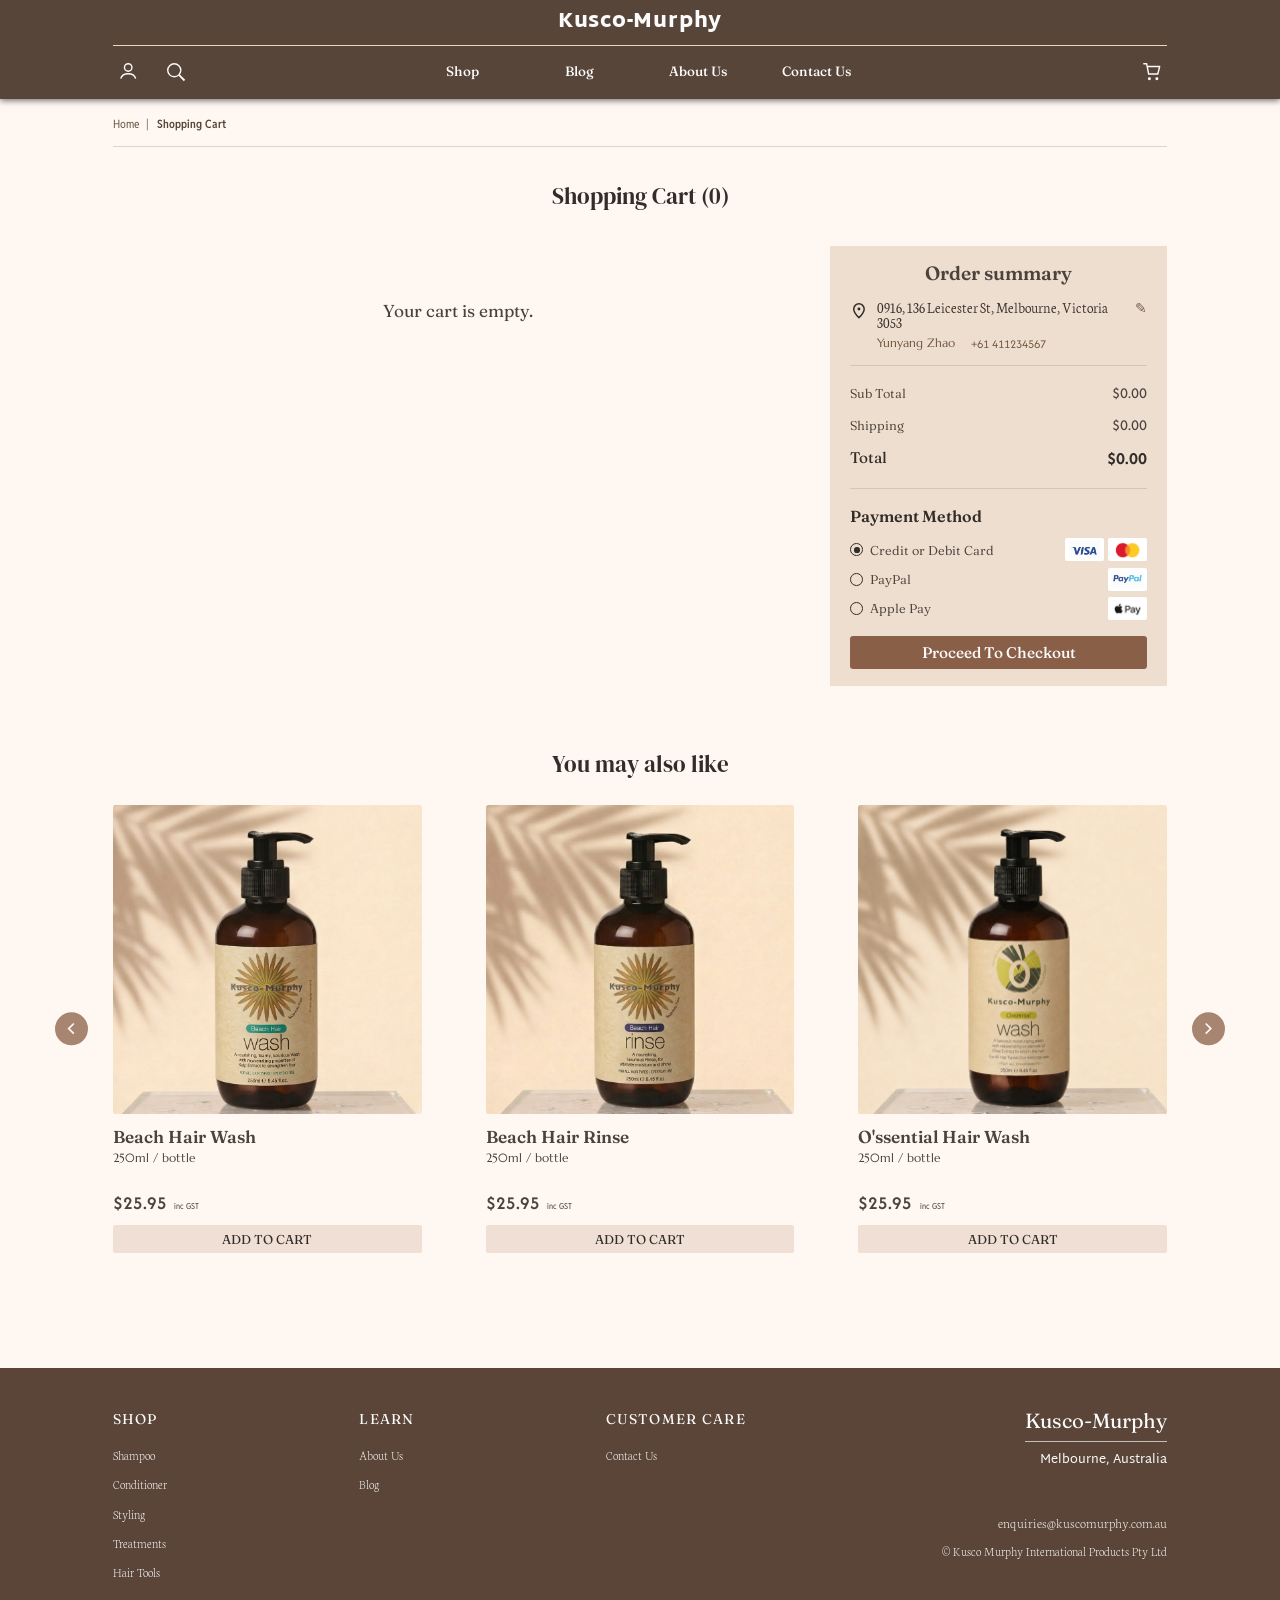
<file: Confirmed.html>
<!DOCTYPE html>
<html lang="en">
<head>
    <meta charset="UTF-8">
    <meta name="viewport" content="width=device-width, initial-scale=1.0">
    <title>Kusco-Murphy</title>
    <link rel="stylesheet" href="Base.css">
    <link rel="stylesheet" href="Layout.css">
    <link rel="stylesheet" href="Components.css">
    <link rel="stylesheet" href="Confirmed.css">
    <link rel="icon" type="image/png" href="images/favicon/favicon.png">
    <!-- font -->
    <link rel="preconnect" href="https://fonts.googleapis.com">
    <link rel="preconnect" href="https://fonts.gstatic.com" crossorigin>
    <link href="https://fonts.googleapis.com/css2?family=Afacad:ital,wght@0,400..700;1,400..700&family=Cinzel+Decorative:wght@400;700;900&family=DM+Serif+Display:ital@0;1&family=Fraunces:ital,opsz,wght@0,9..144,100..900;1,9..144,100..900&family=Kurale&family=Marcellus&family=Martel+Sans:wght@200;300;400;600;700;800;900&family=Neuton:ital,wght@0,200;0,300;0,400;0,700;0,800;1,400&family=Reddit+Sans+Condensed:wght@200..900&family=Roboto+Condensed:ital,wght@0,100..900;1,100..900&display=swap" rel="stylesheet">
</head>
<body>
    <header class="header-home">
        <section class="brand-bar">
            <a href="index.html" class="brand">Kusco-Murphy</a>
        </section>

        <nav>
            <ul class="nav-icons-left">
                <li class="mobile-menu-item">
                    <button type="button" class="mobile-menu-button" aria-label="Open Menu">
                        <svg class="menu-icon" viewBox="0 0 24 24" aria-hidden="true">
                            <line x1="4" y1="7" x2="20" y2="7"></line>
                            <line x1="4" y1="12" x2="20" y2="12"></line>
                            <line x1="4" y1="17" x2="20" y2="17"></line>
                        </svg>
                    </button>
                </li>

                <li>
                    <a href="#">
                        <svg viewBox="0 0 24 24" class="account">
                            <circle cx="12" cy="8" r="4" fill="none" stroke-width="1.5"/>
                            <path d="M4 20c2-7 14-7 16 0" fill="none" stroke-width="1.5"/>
                        </svg>
                    </a>
                </li>

                <li>
                    <button type="button" class="search-trigger">
                        <svg viewBox="0 0 24 24" class="search">
                            <circle cx="11" cy="11" r="7" fill="none" stroke-width="1.5"/>
                            <line x1="16" y1="16" x2="22" y2="22" stroke-width="2"/>
                        </svg>
                    </button>
                </li>
            </ul>

            <ul class="nav-links">
                <li class="shop-nav-item">
                    <a href="Products.html?collection=all" class="shop-trigger">
                        Shop
                    </a>
                </li>
                <li><a href="Blog.html">Blog</a></li>
                <li><a href="Article.html?type=about">About Us</a></li>
                <li><a href="Contact.html">Contact Us</a></li>
            </ul>

            <ul class="nav-icons-right">
                <li>
                    <a href="Shopping Cart.html">
                        <svg viewBox="0 0 24 24" class="cart">
                            <path d="M3 4h3l2.2 11h9.8l2-8H7.2"
                                stroke-width="1.5"
                                stroke-linecap="round"
                                stroke-linejoin="round"/>
                            <circle cx="9" cy="20" r="1.6"/>
                            <circle cx="17" cy="20" r="1.6"/>
                        </svg>
                    </a>
                </li>
            </ul>
        </nav>

        <section class="search-panel">
            <div class="mobile-search-row">
                <button type="button" class="mobile-search-back" aria-label="Close search">
                    <svg viewBox="0 0 24 24">
                        <path d="M15 5L8 12L15 19" />
                    </svg>
                </button>

                <form class="search-box" id="searchForm">
                    <svg viewBox="0 0 24 24" class="search-panel-icon">
                        <circle cx="11" cy="11" r="7" fill="none" stroke-width="1.5"/>
                        <line x1="16" y1="16" x2="22" y2="22" stroke-width="2"/>
                    </svg>

                    <input type="text" id="searchInput" placeholder="Search Product">
                    <button type="submit">Search</button>
                </form>
            </div>
            
            <section class="search-content">
                <article class="suggested-searches">
                    <div class="suggested-header">
                        <h3>Suggested Searches</h3>

                        <button type="button" class="refresh-suggested-btn">
                            <span>Refresh</span>

                            <svg viewBox="0 0 24 24" class="refresh-icon" aria-hidden="true">
                                <path d="M20 6V11H15" />
                                <path d="M4 18V13H9" />
                                <path d="M18 9A7 7 0 0 0 6.5 6.5" />
                                <path d="M6 15A7 7 0 0 0 17.5 17.5" />
                            </svg>
                        </button>
                    </div>

                    <div class="search-keywords">
                        <div>
                            <a href="Search Result.html?search=Dry%20Hair">Dry Hair</a>
                            <a href="Search Result.html?search=Frizzy%20Hair">Frizzy Hair</a>
                            <a href="Search Result.html?search=Damaged%20Hair">Damaged Hair</a>
                            <a href="Search Result.html?search=Oily%20Scalp">Oily Scalp</a>
                        </div>

                        <div>
                            <a href="Search Result.html?search=Scalp%20Care">Scalp Care</a>
                            <a href="Search Result.html?search=Conditioner">Conditioner</a>
                            <a href="Search Result.html?search=Shampoo">Shampoo</a>
                            <a href="Search Result.html?search=Repair%20Treatment">Repair Treatment</a>
                        </div>
                    </div>
                </article>

                <article class="search-history">
                    <div class="history-header">
                        <h3>History</h3>

                        <button type="button" class="clear-history-btn">
                            <span>Clear history</span>

                            <svg viewBox="0 0 24 24" class="clear-icon" aria-hidden="true">
                                <path d="M4 7H20" />
                                <path d="M10 11V17" />
                                <path d="M14 11V17" />
                                <path d="M6 7L7 21H17L18 7" />
                                <path d="M9 7V4H15V7" />
                            </svg>
                        </button>
                    </div>

                    <div class="history-list" id="historyList"></div>
                </article>
            </section>
        </section>

        <section class="shop-menu">
            <article class="shop-menu-column">
                <a href="Products.html?collection=all" class="menu-main-link">Shop All</a>
            </article>

            <article class="shop-menu-column">
                <a href="Products.html?collection=best-sellers" class="menu-main-link">Best Sellers</a>
            </article>

            <article class="shop-menu-column">
                <span class="menu-main-link">By Brand</span>
                <a href="Products.html?brand=Beach">Beach</a>
                <a href="Products.html?brand=MAN">Man</a>
                <a href="Products.html?brand=O'ssential">O'ssential</a>
            </article>

            <article class="shop-menu-column">
                <span class="menu-main-link">By Type</span>
                <a href="Products.html?category=Shampoo">Shampoo</a>
                <a href="Products.html?category=Conditioner">Conditioner</a>
                <a href="Products.html?category=Styling">Styling</a>
                <a href="Products.html?category=Treatments">Treatments</a>
                <a href="Products.html?category=Hair Tools">Hair Tools</a>
            </article>
        </section>

        <section class="mobile-menu">
            <button type="button" class="mobile-menu-link mobile-shop-toggle">
                <span>Shop</span>

                <svg class="mobile-arrow right" viewBox="0 0 24 24">
                    <path d="M9 5L16 12L9 19" />
                </svg>
            </button>

            <div class="mobile-submenu mobile-shop-submenu">
                <a href="Products.html?collection=all" class="menu-main-link">
                    Shop All

                    <svg class="mobile-arrow right" viewBox="0 0 24 24">
                        <path d="M9 5L16 12L9 19" />
                    </svg>
                </a>

                <a href="Products.html?collection=best-sellers" class="menu-main-link">
                    Best Sellers

                    <svg class="mobile-arrow right" viewBox="0 0 24 24">
                        <path d="M9 5L16 12L9 19" />
                    </svg>
                </a>

                <button type="button" class="mobile-menu-link mobile-brand-toggle">
                    <span>By Brand</span>

                    <svg class="mobile-arrow right" viewBox="0 0 24 24">
                        <path d="M9 5L16 12L9 19" />
                    </svg>
                </button>

                <div class="mobile-submenu mobile-brand-submenu">
                    <a href="Products.html?brand=Beach">
                        Beach

                        <svg class="mobile-arrow right" viewBox="0 0 24 24">
                            <path d="M9 5L16 12L9 19" />
                        </svg>
                    </a>

                    <a href="Products.html?brand=MAN">
                        MAN

                        <svg class="mobile-arrow right" viewBox="0 0 24 24">
                            <path d="M9 5L16 12L9 19" />
                        </svg>
                    </a>

                    <a href="Products.html?brand=O'ssential">
                        O'ssential

                        <svg class="mobile-arrow right" viewBox="0 0 24 24">
                            <path d="M9 5L16 12L9 19" />
                        </svg>
                    </a>
                </div>

                <button type="button" class="mobile-menu-link mobile-type-toggle">
                    <span>By Type</span>

                    <svg class="mobile-arrow right" viewBox="0 0 24 24">
                        <path d="M9 5L16 12L9 19" />
                    </svg>
                </button>

                <div class="mobile-submenu mobile-type-submenu">
                    <a href="Products.html?category=Shampoo">
                        Shampoo

                        <svg class="mobile-arrow right" viewBox="0 0 24 24">
                            <path d="M9 5L16 12L9 19" />
                        </svg>
                    </a>

                    <a href="Products.html?category=Conditioner">
                        Conditioner

                        <svg class="mobile-arrow right" viewBox="0 0 24 24">
                            <path d="M9 5L16 12L9 19" />
                        </svg>
                    </a>

                    <a href="Products.html?category=Styling">
                        Styling

                        <svg class="mobile-arrow right" viewBox="0 0 24 24">
                            <path d="M9 5L16 12L9 19" />
                        </svg>
                    </a>

                    <a href="Products.html?category=Treatments">
                        Treatments

                        <svg class="mobile-arrow right" viewBox="0 0 24 24">
                            <path d="M9 5L16 12L9 19" />
                        </svg>
                    </a>

                    <a href="Products.html?category=Hair Tools">
                        Hair Tools

                        <svg class="mobile-arrow right" viewBox="0 0 24 24">
                            <path d="M9 5L16 12L9 19" />
                        </svg>
                    </a>
                </div>
            </div>

            <a href="Blog.html" class="mobile-menu-link">
                Blog

                <svg class="mobile-arrow right" viewBox="0 0 24 24">
                    <path d="M9 5L16 12L9 19" />
                </svg>
            </a>

            <a href="Article.html?type=about" class="mobile-menu-link">
                About Us

                <svg class="mobile-arrow right" viewBox="0 0 24 24">
                    <path d="M9 5L16 12L9 19" />
                </svg>
            </a>

            <a href="Contact.html" class="mobile-menu-link">
                Contact Us
                
                <svg class="mobile-arrow right" viewBox="0 0 24 24">
                    <path d="M9 5L16 12L9 19" />
                </svg>
            </a>

            <a href="#" class="mobile-account">My Account</a>
        </section>
    </header>

    <main class="confirmed-page">
        <section class="breadcrumb">
            <a href="index.html">Home</a>
            <span>|</span>
            <span>Order Confirmed</span>
        </section>

        <section class="mobile-confirmed-title-bar">
            <h2 class="confirmed-title">Order Confirmed</h2>
        </section>

        <section class="confirmed-box">
            <section class="confirmed-message-box">
                <h3>
                    Your order has been<span class="mobile-break"><br></span>
                    placed successfully.
                </h3>

                <p>
                    A confirmation email has been sent to your address.
                </p>
            </section>

            <section class="confirmed-left-box">
                <section class="confirmed-address">
                    <svg viewBox="0 0 24 24" class="confirmed-truck">
                        <path d="M3 7h11v9H3z" fill="none" stroke="currentColor" stroke-width="1.7"/>
                        <path d="M14 10h3.5L21 13.5V16h-7z" fill="none" stroke="currentColor" stroke-width="1.7"/>
                        <circle cx="7" cy="17.5" r="1.6" fill="none" stroke="currentColor" stroke-width="1.7"/>
                        <circle cx="17.5" cy="17.5" r="1.6" fill="none" stroke="currentColor" stroke-width="1.7"/>
                    </svg>

                    <div>
                        <p id="successAddress"></p>

                        <p class="confirmed-user-line">
                            <span id="successUserName"></span>
                            <span id="successPhone"></span>
                        </p>
                    </div>
                </section>

                <section class="confirmed-products">
                    <div class="confirmed-image-list" id="confirmedImageList"></div>

                    <p class="confirmed-item-number">
                        <span class="item-label">
                            Item number:
                        </span>

                        <span id="successItemCount">
                            0
                        </span>
                    </p>
                </section>
            </section>

            <section class="confirmed-right-box">
                <div class="confirmed-detail-row">
                    <h3>Order Number</h3>
                    <p id="successOrderNumber"></p>
                </div>

                <div class="confirmed-detail-row">
                    <h3>Estimated Delivery</h3>
                    <p id="estimatedDelivery"></p>
                </div>

                <div class="confirmed-detail-row">
                    <h3>Amount Paid</h3>
                    <p id="successAmountPaid">$0.00</p>
                </div>
            </section>
        </section>

        <a href="index.html" class="confirmed-continue-btn">
            Continue Shopping
        </a>

        <section class="recommend-section">
            <h2>You may also like</h2>

            <article class="recommend">
                <button class="recommend-prev">
                    <svg viewBox="0 0 24 24">
                        <polyline points="15 6 9 12 15 18" stroke="currentColor" stroke-width="2" fill="none"/>
                    </svg>
                </button>
                
                <article class="recommend-viewport">
                    <section class="recommend-products">
                    </section>
                </article>

                <button class="recommend-next">
                    <svg viewBox="0 0 24 24">
                        <polyline points="9 6 15 12 9 18" stroke="currentColor" stroke-width="2" fill="none"/>
                    </svg>
                </button>
            </article>
        </section>
    </main>

    <footer>
        <section class="footer-column">
            <h4>Shop</h4>
            <ul>
                <li><a href="Products.html?category=Shampoo">Shampoo</a></li>
                <li><a href="Products.html?category=Conditioner">Conditioner</a></li>
                <li><a href="Products.html?category=Styling">Styling</a></li>
                <li><a href="Products.html?category=Treatments">Treatments</a></li>
                <li><a href="Products.html?category=Hair Tools">Hair Tools</a></li>
            </ul>
        </section>

        <section class="footer-column">
            <h4>Learn</h4>
            <ul>
                <li><a href="Article.html?type=about">About Us</a></li>
                <li><a href="Blog.html">Blog</a></li>
            </ul>
        </section>

        <section class="footer-column">
            <h4>Customer Care</h4>
            <ul>
                <li><a href="Contact.html">Contact Us</a></li>
            </ul>
        </section>

        <section class="footer-brand">
            <h3>Kusco-Murphy</h3>
            <p id="location">Melbourne, Australia</p>
            <p id="email">enquiries@kuscomurphy.com.au</p>
            <p id="company">© Kusco Murphy International Products Pty Ltd</p>
        </section>

        <section class="mobile-footer">
            <section class="mobile-footer-brand">
                <h3>Kusco-Murphy</h3>

                <p class="mobile-location">
                    Melbourne, Australia
                </p>
            </section>

            <section class="mobile-footer-column">
                <button type="button" class="mobile-footer-toggle">
                    <span>Shop</span>

                    <svg viewBox="0 0 24 24">
                        <path d="M9 5L16 12L9 19" />
                    </svg>
                </button>

                <ul>
                    <li>
                        <a href="Products.html?category=Shampoo">
                            <span>Shampoo</span>

                            <svg viewBox="0 0 24 24">
                                <path d="M9 5L16 12L9 19" />
                            </svg>
                        </a>
                    </li>

                    <li>
                        <a href="Products.html?category=Conditioner">
                            <span>Conditioner</span>

                            <svg viewBox="0 0 24 24">
                                <path d="M9 5L16 12L9 19" />
                            </svg>
                        </a>
                    </li>

                    <li>
                        <a href="Products.html?category=Styling">
                            <span>Styling</span>

                            <svg viewBox="0 0 24 24">
                                <path d="M9 5L16 12L9 19" />
                            </svg>
                        </a>
                    </li>

                    <li>
                        <a href="Products.html?category=Treatments">
                            <span>Treatments</span>

                            <svg viewBox="0 0 24 24">
                                <path d="M9 5L16 12L9 19" />
                            </svg>
                        </a>
                    </li>

                    <li>
                        <a href="Products.html?category=Hair Tools">
                            <span>Hair Tools</span>

                            <svg viewBox="0 0 24 24">
                                <path d="M9 5L16 12L9 19" />
                            </svg>
                        </a>
                    </li>
                </ul>
            </section>

            <section class="mobile-footer-column">
                <button type="button" class="mobile-footer-toggle">
                    <span>Learn</span>

                    <svg viewBox="0 0 24 24">
                        <path d="M9 5L16 12L9 19" />
                    </svg>
                </button>

                <ul>
                    <li>
                        <a href="Article.html?type=about">
                            <span>About Us</span>

                            <svg viewBox="0 0 24 24">
                                <path d="M9 5L16 12L9 19" />
                            </svg>
                        </a>
                    </li>

                    <li>
                        <a href="Blog.html">
                            <span>Blog</span>

                            <svg viewBox="0 0 24 24">
                                <path d="M9 5L16 12L9 19" />
                            </svg>
                        </a>
                    </li>
                </ul>
            </section>

            <section class="mobile-footer-column">
                <button type="button" class="mobile-footer-toggle">
                    <span>Customer Care</span>

                    <svg viewBox="0 0 24 24">
                        <path d="M9 5L16 12L9 19" />
                    </svg>
                </button>

                <ul>
                    <li>
                        <a href="Contact.html">
                            <span>Contact Us</span>

                            <svg viewBox="0 0 24 24">
                                <path d="M9 5L16 12L9 19" />
                            </svg>
                        </a>
                    </li>
                </ul>
            </section>

            <section class="mobile-footer-bottom">
                <p class="mobile-email">
                    enquiries@kuscomurphy.com.au
                </p>

                <p class="mobile-company">
                    © Kusco Murphy International Products Pty Ltd
                </p>
            </section>
        </section>
    </footer>
    
    <script src="Data.js"></script>
    <script src="Global.js"></script>
    <script src="Confirmed.js"></script> 
</body>
</html>
</file>
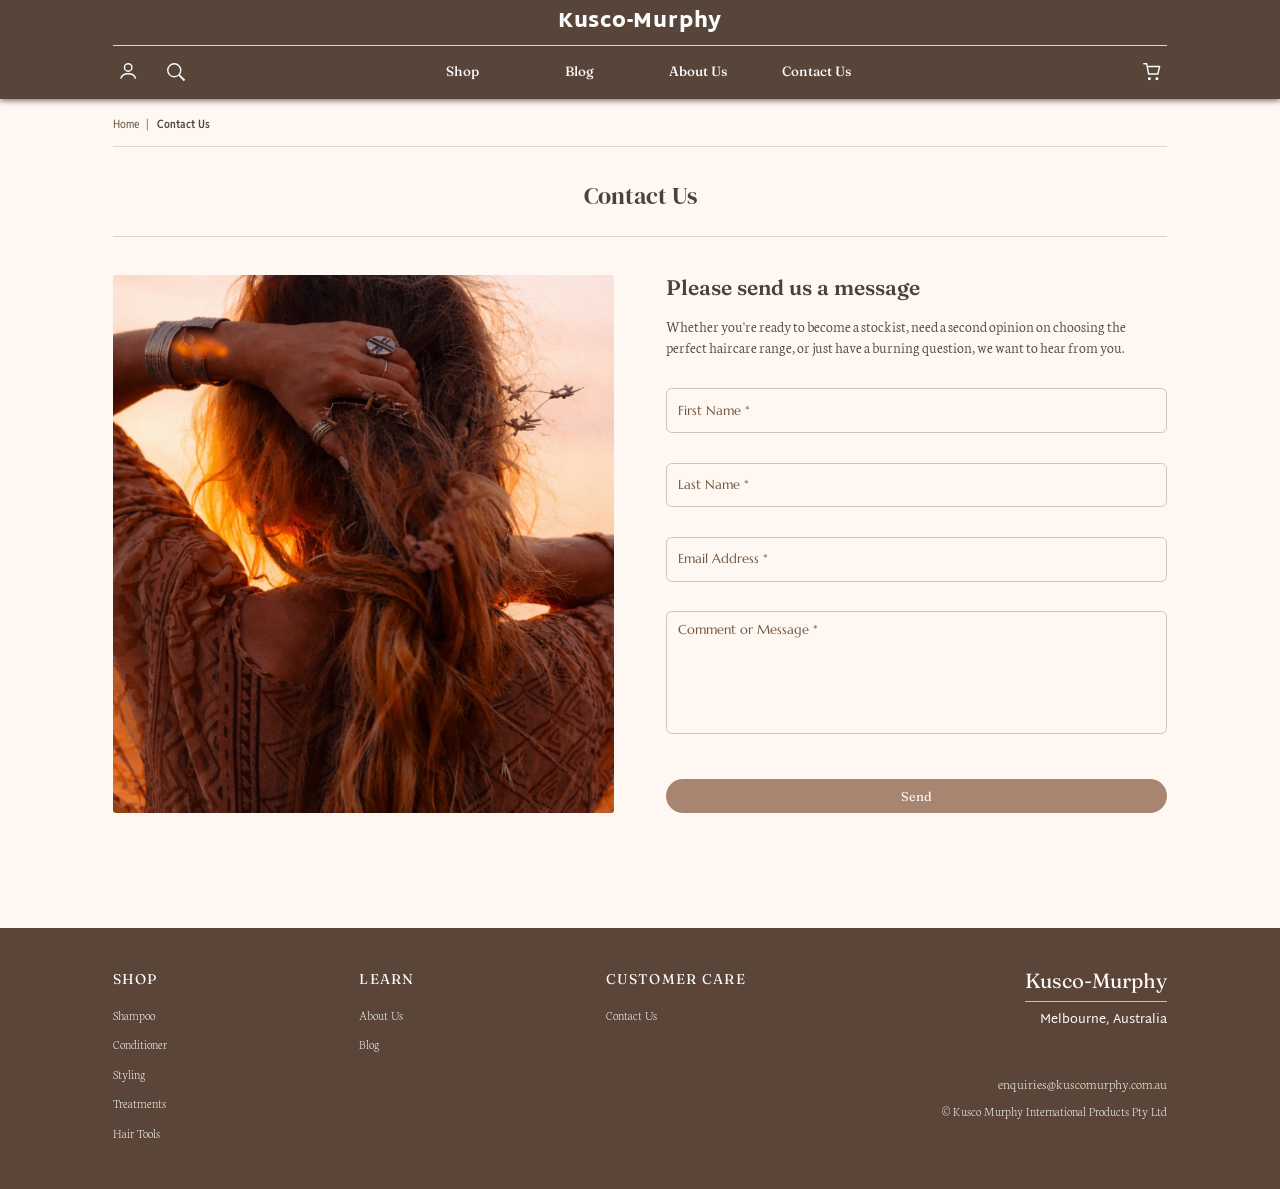
<file: Contact.html>
<!DOCTYPE html>
<html lang="en">
<head>
    <meta charset="UTF-8">
    <meta name="viewport" content="width=device-width, initial-scale=1.0">
    <title>Kusco-Murphy</title>
    <link rel="stylesheet" href="Base.css">
    <link rel="stylesheet" href="Layout.css">
    <link rel="stylesheet" href="Components.css">
    <link rel="stylesheet" href="Contact.css">
    <link rel="icon" type="image/png" href="images/favicon/favicon.png">
    <!-- font -->
    <link rel="preconnect" href="https://fonts.googleapis.com">
    <link rel="preconnect" href="https://fonts.gstatic.com" crossorigin>
    <link href="https://fonts.googleapis.com/css2?family=Afacad:ital,wght@0,400..700;1,400..700&family=Cinzel+Decorative:wght@400;700;900&family=DM+Serif+Display:ital@0;1&family=Fraunces:ital,opsz,wght@0,9..144,100..900;1,9..144,100..900&family=Kurale&family=Marcellus&family=Martel+Sans:wght@200;300;400;600;700;800;900&family=Neuton:ital,wght@0,200;0,300;0,400;0,700;0,800;1,400&family=Reddit+Sans+Condensed:wght@200..900&family=Roboto+Condensed:ital,wght@0,100..900;1,100..900&display=swap" rel="stylesheet">
</head>

<body>
    <header class="header-home">
        <section class="brand-bar">
            <a href="index.html" class="brand">Kusco-Murphy</a>
        </section>

        <nav>
            <ul class="nav-icons-left">
                <li class="mobile-menu-item">
                    <button type="button" class="mobile-menu-button" aria-label="Open Menu">
                        <svg class="menu-icon" viewBox="0 0 24 24" aria-hidden="true">
                            <line x1="4" y1="7" x2="20" y2="7"></line>
                            <line x1="4" y1="12" x2="20" y2="12"></line>
                            <line x1="4" y1="17" x2="20" y2="17"></line>
                        </svg>
                    </button>
                </li>

                <li>
                    <a href="#">
                        <svg viewBox="0 0 24 24" class="account">
                            <circle cx="12" cy="8" r="4" fill="none" stroke-width="1.5"/>
                            <path d="M4 20c2-7 14-7 16 0" fill="none" stroke-width="1.5"/>
                        </svg>
                    </a>
                </li>

                <li>
                    <button type="button" class="search-trigger">
                        <svg viewBox="0 0 24 24" class="search">
                            <circle cx="11" cy="11" r="7" fill="none" stroke-width="1.5"/>
                            <line x1="16" y1="16" x2="22" y2="22" stroke-width="2"/>
                        </svg>
                    </button>
                </li>
            </ul>

            <ul class="nav-links">
                <li class="shop-nav-item">
                    <a href="Products.html?collection=all" class="shop-trigger">
                        Shop
                    </a>
                </li>
                <li><a href="Blog.html">Blog</a></li>
                <li><a href="Article.html?type=about">About Us</a></li>
                <li><a href="Contact.html">Contact Us</a></li>
            </ul>

            <ul class="nav-icons-right">
                <li>
                    <a href="Shopping Cart.html">
                        <svg viewBox="0 0 24 24" class="cart">
                            <path d="M3 4h3l2.2 11h9.8l2-8H7.2"
                                stroke-width="1.5"
                                stroke-linecap="round"
                                stroke-linejoin="round"/>
                            <circle cx="9" cy="20" r="1.6"/>
                            <circle cx="17" cy="20" r="1.6"/>
                        </svg>
                    </a>
                </li>
            </ul>
        </nav>

        <section class="search-panel">
            <div class="mobile-search-row">
                <button type="button" class="mobile-search-back" aria-label="Close search">
                    <svg viewBox="0 0 24 24">
                        <path d="M15 5L8 12L15 19" />
                    </svg>
                </button>

                <form class="search-box" id="searchForm">
                    <svg viewBox="0 0 24 24" class="search-panel-icon">
                        <circle cx="11" cy="11" r="7" fill="none" stroke-width="1.5"/>
                        <line x1="16" y1="16" x2="22" y2="22" stroke-width="2"/>
                    </svg>

                    <input type="text" id="searchInput" placeholder="Search Product">
                    <button type="submit">Search</button>
                </form>
            </div>
            
            <section class="search-content">
                <article class="suggested-searches">
                    <div class="suggested-header">
                        <h3>Suggested Searches</h3>

                        <button type="button" class="refresh-suggested-btn">
                            <span>Refresh</span>

                            <svg viewBox="0 0 24 24" class="refresh-icon" aria-hidden="true">
                                <path d="M20 6V11H15" />
                                <path d="M4 18V13H9" />
                                <path d="M18 9A7 7 0 0 0 6.5 6.5" />
                                <path d="M6 15A7 7 0 0 0 17.5 17.5" />
                            </svg>
                        </button>
                    </div>

                    <div class="search-keywords">
                        <div>
                            <a href="Search Result.html?search=Dry%20Hair">Dry Hair</a>
                            <a href="Search Result.html?search=Frizzy%20Hair">Frizzy Hair</a>
                            <a href="Search Result.html?search=Damaged%20Hair">Damaged Hair</a>
                            <a href="Search Result.html?search=Oily%20Scalp">Oily Scalp</a>
                        </div>

                        <div>
                            <a href="Search Result.html?search=Scalp%20Care">Scalp Care</a>
                            <a href="Search Result.html?search=Conditioner">Conditioner</a>
                            <a href="Search Result.html?search=Shampoo">Shampoo</a>
                            <a href="Search Result.html?search=Repair%20Treatment">Repair Treatment</a>
                        </div>
                    </div>
                </article>

                <article class="search-history">
                    <div class="history-header">
                        <h3>History</h3>

                        <button type="button" class="clear-history-btn">
                            <span>Clear history</span>

                            <svg viewBox="0 0 24 24" class="clear-icon" aria-hidden="true">
                                <path d="M4 7H20" />
                                <path d="M10 11V17" />
                                <path d="M14 11V17" />
                                <path d="M6 7L7 21H17L18 7" />
                                <path d="M9 7V4H15V7" />
                            </svg>
                        </button>
                    </div>

                    <div class="history-list" id="historyList"></div>
                </article>
            </section>
        </section>

        <section class="shop-menu">
            <article class="shop-menu-column">
                <a href="Products.html?collection=all" class="menu-main-link">Shop All</a>
            </article>

            <article class="shop-menu-column">
                <a href="Products.html?collection=best-sellers" class="menu-main-link">Best Sellers</a>
            </article>

            <article class="shop-menu-column">
                <span class="menu-main-link">By Brand</span>
                <a href="Products.html?brand=Beach">Beach</a>
                <a href="Products.html?brand=MAN">Man</a>
                <a href="Products.html?brand=O'ssential">O'ssential</a>
            </article>

            <article class="shop-menu-column">
                <span class="menu-main-link">By Type</span>
                <a href="Products.html?category=Shampoo">Shampoo</a>
                <a href="Products.html?category=Conditioner">Conditioner</a>
                <a href="Products.html?category=Styling">Styling</a>
                <a href="Products.html?category=Treatments">Treatments</a>
                <a href="Products.html?category=Hair Tools">Hair Tools</a>
            </article>
        </section>

        <section class="mobile-menu">
            <button type="button" class="mobile-menu-link mobile-shop-toggle">
                <span>Shop</span>

                <svg class="mobile-arrow right" viewBox="0 0 24 24">
                    <path d="M9 5L16 12L9 19" />
                </svg>
            </button>

            <div class="mobile-submenu mobile-shop-submenu">
                <a href="Products.html?collection=all" class="menu-main-link">
                    Shop All

                    <svg class="mobile-arrow right" viewBox="0 0 24 24">
                        <path d="M9 5L16 12L9 19" />
                    </svg>
                </a>

                <a href="Products.html?collection=best-sellers" class="menu-main-link">
                    Best Sellers

                    <svg class="mobile-arrow right" viewBox="0 0 24 24">
                        <path d="M9 5L16 12L9 19" />
                    </svg>
                </a>

                <button type="button" class="mobile-menu-link mobile-brand-toggle">
                    <span>By Brand</span>

                    <svg class="mobile-arrow right" viewBox="0 0 24 24">
                        <path d="M9 5L16 12L9 19" />
                    </svg>
                </button>

                <div class="mobile-submenu mobile-brand-submenu">
                    <a href="Products.html?brand=Beach">
                        Beach

                        <svg class="mobile-arrow right" viewBox="0 0 24 24">
                            <path d="M9 5L16 12L9 19" />
                        </svg>
                    </a>

                    <a href="Products.html?brand=MAN">
                        MAN

                        <svg class="mobile-arrow right" viewBox="0 0 24 24">
                            <path d="M9 5L16 12L9 19" />
                        </svg>
                    </a>

                    <a href="Products.html?brand=O'ssential">
                        O'ssential

                        <svg class="mobile-arrow right" viewBox="0 0 24 24">
                            <path d="M9 5L16 12L9 19" />
                        </svg>
                    </a>
                </div>

                <button type="button" class="mobile-menu-link mobile-type-toggle">
                    <span>By Type</span>

                    <svg class="mobile-arrow right" viewBox="0 0 24 24">
                        <path d="M9 5L16 12L9 19" />
                    </svg>
                </button>

                <div class="mobile-submenu mobile-type-submenu">
                    <a href="Products.html?category=Shampoo">
                        Shampoo

                        <svg class="mobile-arrow right" viewBox="0 0 24 24">
                            <path d="M9 5L16 12L9 19" />
                        </svg>
                    </a>

                    <a href="Products.html?category=Conditioner">
                        Conditioner

                        <svg class="mobile-arrow right" viewBox="0 0 24 24">
                            <path d="M9 5L16 12L9 19" />
                        </svg>
                    </a>

                    <a href="Products.html?category=Styling">
                        Styling

                        <svg class="mobile-arrow right" viewBox="0 0 24 24">
                            <path d="M9 5L16 12L9 19" />
                        </svg>
                    </a>

                    <a href="Products.html?category=Treatments">
                        Treatments

                        <svg class="mobile-arrow right" viewBox="0 0 24 24">
                            <path d="M9 5L16 12L9 19" />
                        </svg>
                    </a>

                    <a href="Products.html?category=Hair Tools">
                        Hair Tools

                        <svg class="mobile-arrow right" viewBox="0 0 24 24">
                            <path d="M9 5L16 12L9 19" />
                        </svg>
                    </a>
                </div>
            </div>

            <a href="Blog.html" class="mobile-menu-link">
                Blog

                <svg class="mobile-arrow right" viewBox="0 0 24 24">
                    <path d="M9 5L16 12L9 19" />
                </svg>
            </a>

            <a href="Article.html?type=about" class="mobile-menu-link">
                About Us

                <svg class="mobile-arrow right" viewBox="0 0 24 24">
                    <path d="M9 5L16 12L9 19" />
                </svg>
            </a>

            <a href="Contact.html" class="mobile-menu-link">
                Contact Us
                
                <svg class="mobile-arrow right" viewBox="0 0 24 24">
                    <path d="M9 5L16 12L9 19" />
                </svg>
            </a>

            <a href="#" class="mobile-account">My Account</a>
        </section>
    </header>
    
    <main class="contact-page">
        <section class="breadcrumb"></section>

        <section class="contact-header">
            <h2>Contact Us</h2>
        </section>

        <section class="contact-line"></section>

        <section class="contact-content">
            <figure class="contact-image">
                <img src="images/Contact/contact.jpg" alt="Woman with long hair in warm sunlight">
            </figure>

            <section class="contact-form-section">
                <h3>Please send us a message</h3>

                <p>
                    Whether you're ready to become a stockist, need a second opinion on choosing the perfect haircare range, or just have a burning question, we want to hear from you.
                </p>

                <form class="contact-form" id="contactForm" novalidate>
                    <section class="form-field">
                        <input
                            type="text"
                            id="contactFirstName"
                            placeholder=" "
                        >

                        <label for="contactFirstName">
                            First Name *
                        </label>

                        <p class="error-message"></p>
                    </section>

                    <section class="form-field">
                        <input
                            type="text"
                            id="contactLastName"
                            placeholder=" "
                        >

                        <label for="contactLastName">
                            Last Name *
                        </label>

                        <p class="error-message"></p>
                    </section>

                    <section class="form-field">
                        <input
                            type="email"
                            id="contactEmail"
                            placeholder=" "
                        >

                        <label for="contactEmail">
                            Email Address *
                        </label>

                        <p class="error-message"></p>
                    </section>

                    <section class="form-field message-field">
                        <textarea
                            id="contactMessage"
                            placeholder=" "
                        ></textarea>

                        <label for="contactMessage">
                            Comment or Message *
                        </label>

                        <p class="error-message"></p>
                    </section>

                    <button type="submit" class="contact-send-btn">
                        Send
                    </button>
                </form>
            </section>

            <section class="contact-success-section">
                <h3>
                    Thank You!<br>
                    We've Received Your Message
                </h3>

                <p>
                    We'll get back to you as soon as possible.
                </p>

                <a href="Products.html?collection=all" class="continue-shopping-btn">
                    Continue Shopping
                </a>
            </section>
        </section>
    </main>

    <footer>
        <section class="footer-column">
            <h4>Shop</h4>
            <ul>
                <li><a href="Products.html?category=Shampoo">Shampoo</a></li>
                <li><a href="Products.html?category=Conditioner">Conditioner</a></li>
                <li><a href="Products.html?category=Styling">Styling</a></li>
                <li><a href="Products.html?category=Treatments">Treatments</a></li>
                <li><a href="Products.html?category=Hair Tools">Hair Tools</a></li>
            </ul>
        </section>

        <section class="footer-column">
            <h4>Learn</h4>
            <ul>
                <li><a href="Article.html?type=about">About Us</a></li>
                <li><a href="Blog.html">Blog</a></li>
            </ul>
        </section>

        <section class="footer-column">
            <h4>Customer Care</h4>
            <ul>
                <li><a href="Contact.html">Contact Us</a></li>
            </ul>
        </section>

        <section class="footer-brand">
            <h3>Kusco-Murphy</h3>
            <p id="location">Melbourne, Australia</p>
            <p id="email">enquiries@kuscomurphy.com.au</p>
            <p id="company">© Kusco Murphy International Products Pty Ltd</p>
        </section>

        <section class="mobile-footer">
            <section class="mobile-footer-brand">
                <h3>Kusco-Murphy</h3>

                <p class="mobile-location">
                    Melbourne, Australia
                </p>
            </section>

            <section class="mobile-footer-column">
                <button type="button" class="mobile-footer-toggle">
                    <span>Shop</span>

                    <svg viewBox="0 0 24 24">
                        <path d="M9 5L16 12L9 19" />
                    </svg>
                </button>

                <ul>
                    <li>
                        <a href="Products.html?category=Shampoo">
                            <span>Shampoo</span>

                            <svg viewBox="0 0 24 24">
                                <path d="M9 5L16 12L9 19" />
                            </svg>
                        </a>
                    </li>

                    <li>
                        <a href="Products.html?category=Conditioner">
                            <span>Conditioner</span>

                            <svg viewBox="0 0 24 24">
                                <path d="M9 5L16 12L9 19" />
                            </svg>
                        </a>
                    </li>

                    <li>
                        <a href="Products.html?category=Styling">
                            <span>Styling</span>

                            <svg viewBox="0 0 24 24">
                                <path d="M9 5L16 12L9 19" />
                            </svg>
                        </a>
                    </li>

                    <li>
                        <a href="Products.html?category=Treatments">
                            <span>Treatments</span>

                            <svg viewBox="0 0 24 24">
                                <path d="M9 5L16 12L9 19" />
                            </svg>
                        </a>
                    </li>

                    <li>
                        <a href="Products.html?category=Hair Tools">
                            <span>Hair Tools</span>

                            <svg viewBox="0 0 24 24">
                                <path d="M9 5L16 12L9 19" />
                            </svg>
                        </a>
                    </li>
                </ul>
            </section>

            <section class="mobile-footer-column">
                <button type="button" class="mobile-footer-toggle">
                    <span>Learn</span>

                    <svg viewBox="0 0 24 24">
                        <path d="M9 5L16 12L9 19" />
                    </svg>
                </button>

                <ul>
                    <li>
                        <a href="Article.html?type=about">
                            <span>About Us</span>

                            <svg viewBox="0 0 24 24">
                                <path d="M9 5L16 12L9 19" />
                            </svg>
                        </a>
                    </li>

                    <li>
                        <a href="Blog.html">
                            <span>Blog</span>

                            <svg viewBox="0 0 24 24">
                                <path d="M9 5L16 12L9 19" />
                            </svg>
                        </a>
                    </li>
                </ul>
            </section>

            <section class="mobile-footer-column">
                <button type="button" class="mobile-footer-toggle">
                    <span>Customer Care</span>

                    <svg viewBox="0 0 24 24">
                        <path d="M9 5L16 12L9 19" />
                    </svg>
                </button>

                <ul>
                    <li>
                        <a href="Contact.html">
                            <span>Contact Us</span>

                            <svg viewBox="0 0 24 24">
                                <path d="M9 5L16 12L9 19" />
                            </svg>
                        </a>
                    </li>
                </ul>
            </section>

            <section class="mobile-footer-bottom">
                <p class="mobile-email">
                    enquiries@kuscomurphy.com.au
                </p>

                <p class="mobile-company">
                    © Kusco Murphy International Products Pty Ltd
                </p>
            </section>
        </section>
    </footer>

    <script src="Data.js"></script>
    <script src="Global.js"></script>
    <script src="Contact.js"></script>
</body>
</html>
</file>
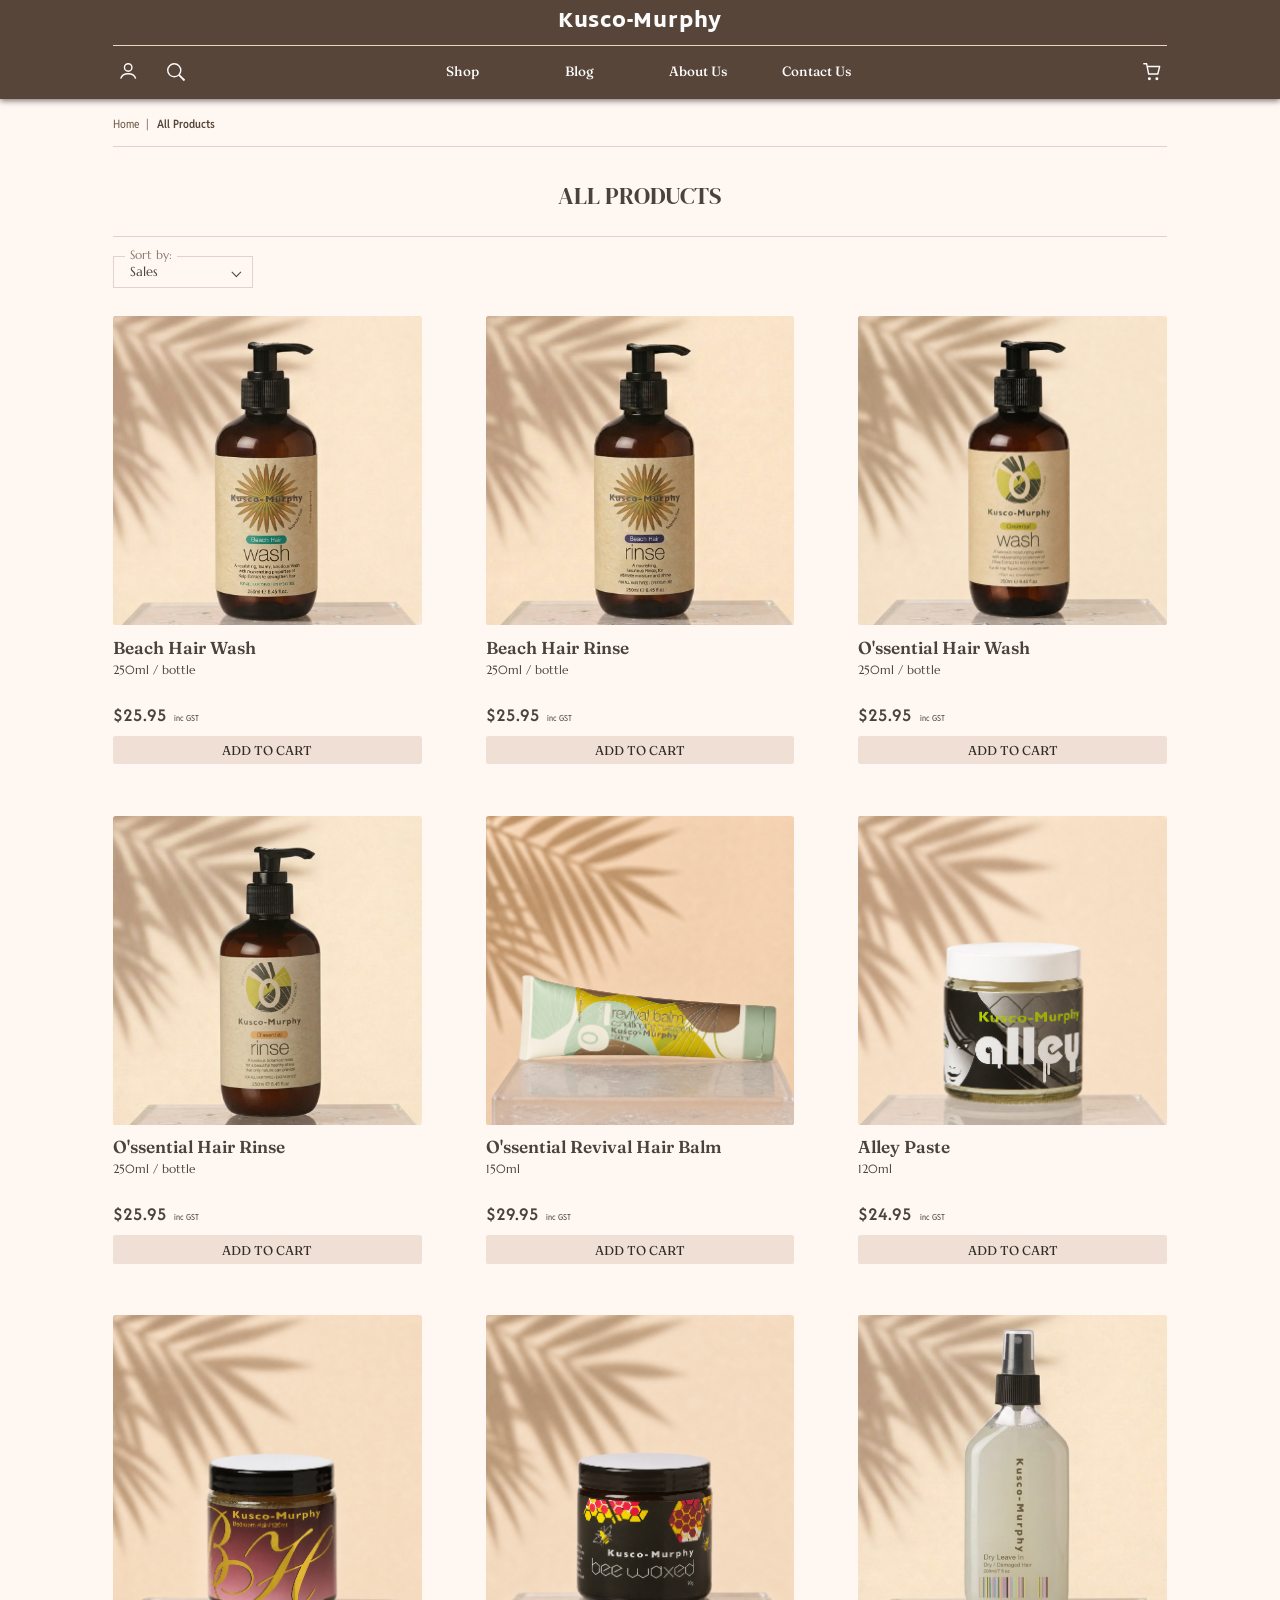
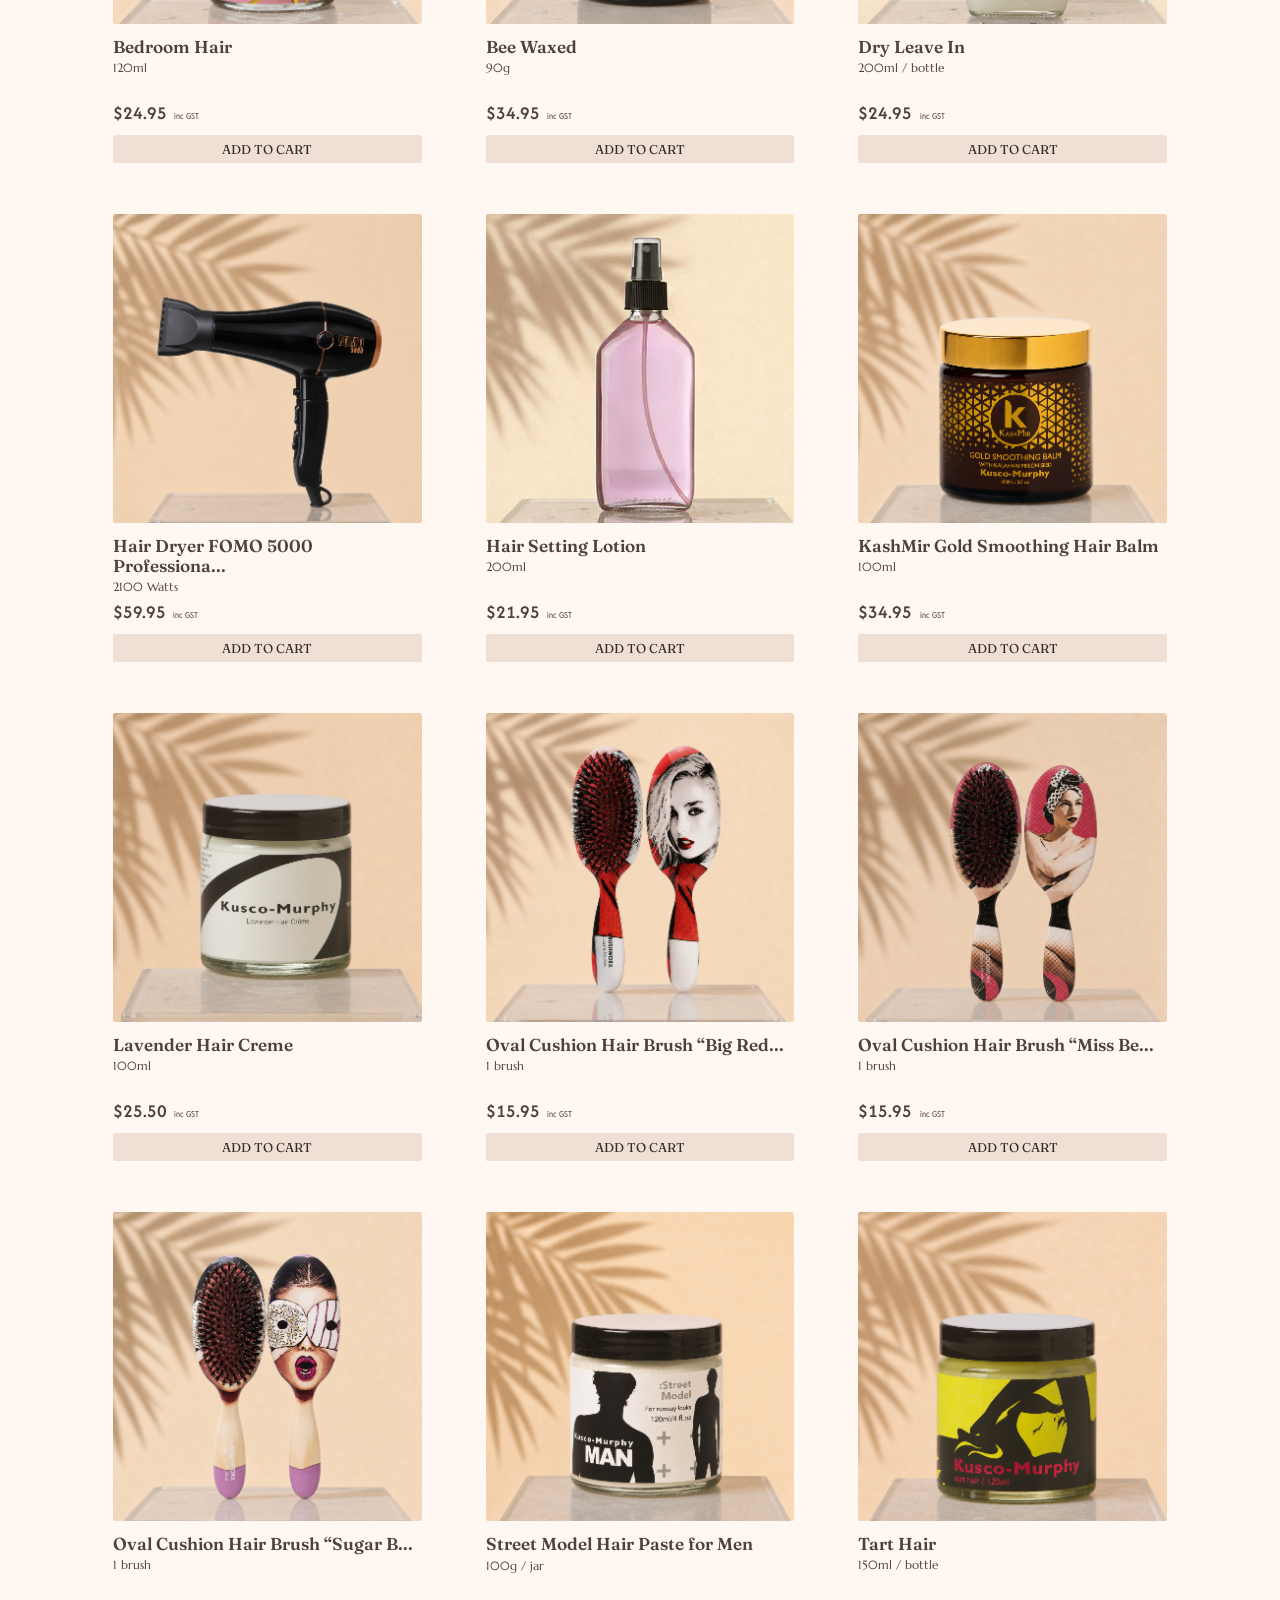
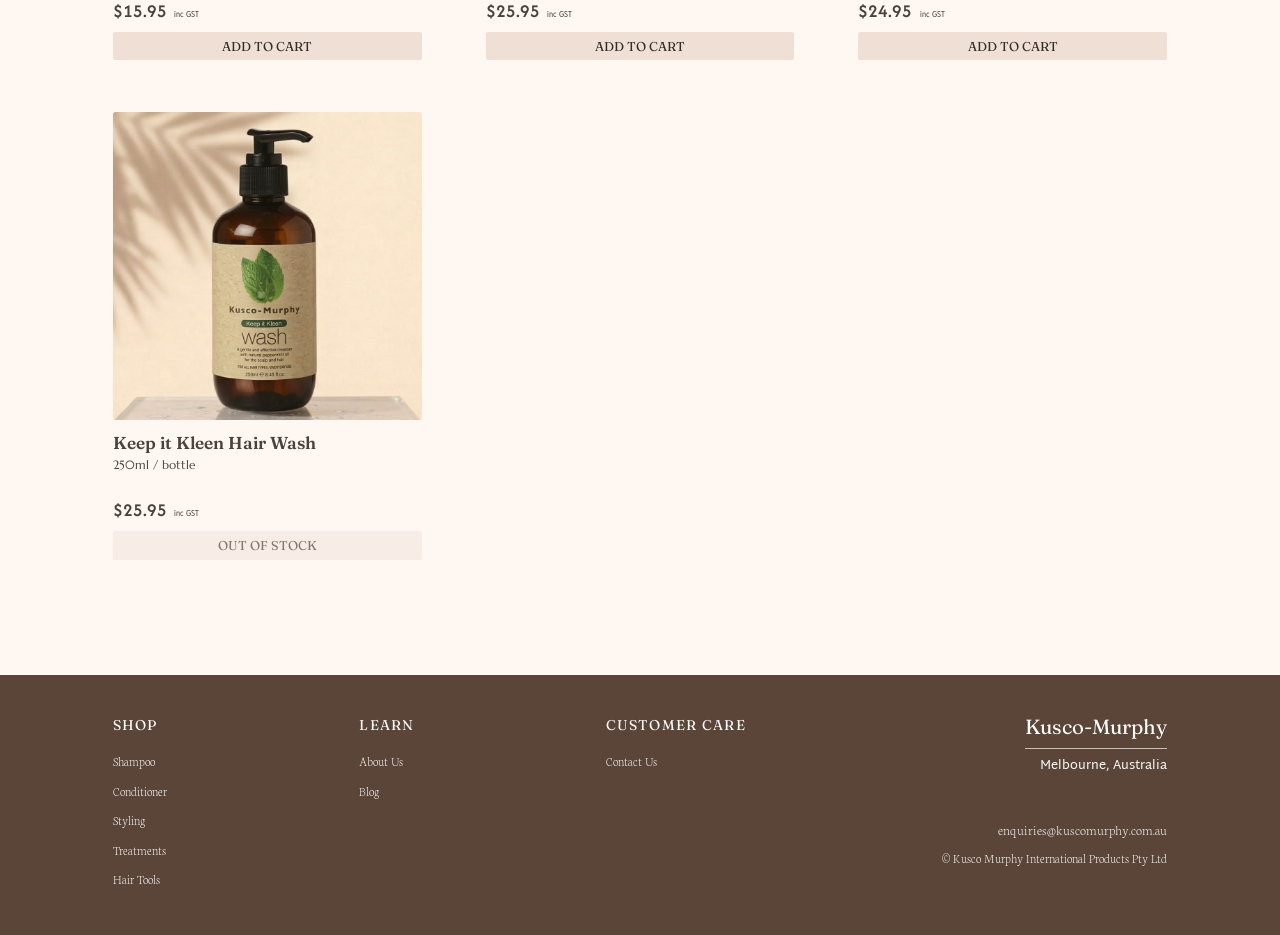
<file: Products.html>
<!DOCTYPE html>
<html lang="en">
<head>
    <meta charset="UTF-8">
    <meta name="viewport" content="width=device-width, initial-scale=1.0">
    <title>Kusco-Murphy</title>
    <link rel="stylesheet" href="Base.css">
    <link rel="stylesheet" href="Layout.css">
    <link rel="stylesheet" href="Components.css">
    <link rel="stylesheet" href="Search Result.css">
    <link rel="stylesheet" href="Products.css">
    <link rel="icon" type="image/png" href="images/favicon/favicon.png">
    <!-- font -->
    <link rel="preconnect" href="https://fonts.googleapis.com">
    <link rel="preconnect" href="https://fonts.gstatic.com" crossorigin>
    <link href="https://fonts.googleapis.com/css2?family=Afacad:ital,wght@0,400..700;1,400..700&family=Cinzel+Decorative:wght@400;700;900&family=DM+Serif+Display:ital@0;1&family=Fraunces:ital,opsz,wght@0,9..144,100..900;1,9..144,100..900&family=Kurale&family=Marcellus&family=Martel+Sans:wght@200;300;400;600;700;800;900&family=Neuton:ital,wght@0,200;0,300;0,400;0,700;0,800;1,400&family=Reddit+Sans+Condensed:wght@200..900&family=Roboto+Condensed:ital,wght@0,100..900;1,100..900&display=swap" rel="stylesheet">
</head>

<body>
    <header class="header-home">
        <section class="brand-bar">
            <a href="index.html" class="brand">Kusco-Murphy</a>
        </section>

        <nav>
            <ul class="nav-icons-left">
                <li class="mobile-menu-item">
                    <button type="button" class="mobile-menu-button" aria-label="Open Menu">
                        <svg class="menu-icon" viewBox="0 0 24 24" aria-hidden="true">
                            <line x1="4" y1="7" x2="20" y2="7"></line>
                            <line x1="4" y1="12" x2="20" y2="12"></line>
                            <line x1="4" y1="17" x2="20" y2="17"></line>
                        </svg>
                    </button>
                </li>

                <li>
                    <a href="#">
                        <svg viewBox="0 0 24 24" class="account">
                            <circle cx="12" cy="8" r="4" fill="none" stroke-width="1.5"/>
                            <path d="M4 20c2-7 14-7 16 0" fill="none" stroke-width="1.5"/>
                        </svg>
                    </a>
                </li>

                <li>
                    <button type="button" class="search-trigger">
                        <svg viewBox="0 0 24 24" class="search">
                            <circle cx="11" cy="11" r="7" fill="none" stroke-width="1.5"/>
                            <line x1="16" y1="16" x2="22" y2="22" stroke-width="2"/>
                        </svg>
                    </button>
                </li>
            </ul>

            <ul class="nav-links">
                <li class="shop-nav-item">
                    <a href="Products.html?collection=all" class="shop-trigger">
                        Shop
                    </a>
                </li>
                <li><a href="Blog.html">Blog</a></li>
                <li><a href="Article.html?type=about">About Us</a></li>
                <li><a href="Contact.html">Contact Us</a></li>
            </ul>

            <ul class="nav-icons-right">
                <li>
                    <a href="Shopping Cart.html">
                        <svg viewBox="0 0 24 24" class="cart">
                            <path d="M3 4h3l2.2 11h9.8l2-8H7.2"
                                stroke-width="1.5"
                                stroke-linecap="round"
                                stroke-linejoin="round"/>
                            <circle cx="9" cy="20" r="1.6"/>
                            <circle cx="17" cy="20" r="1.6"/>
                        </svg>
                    </a>
                </li>
            </ul>
        </nav>

        <section class="search-panel">
            <div class="mobile-search-row">
                <button type="button" class="mobile-search-back" aria-label="Close search">
                    <svg viewBox="0 0 24 24">
                        <path d="M15 5L8 12L15 19" />
                    </svg>
                </button>

                <form class="search-box" id="searchForm">
                    <svg viewBox="0 0 24 24" class="search-panel-icon">
                        <circle cx="11" cy="11" r="7" fill="none" stroke-width="1.5"/>
                        <line x1="16" y1="16" x2="22" y2="22" stroke-width="2"/>
                    </svg>

                    <input type="text" id="searchInput" placeholder="Search Product">
                    <button type="submit">Search</button>
                </form>
            </div>
            
            <section class="search-content">
                <article class="suggested-searches">
                    <div class="suggested-header">
                        <h3>Suggested Searches</h3>

                        <button type="button" class="refresh-suggested-btn">
                            <span>Refresh</span>

                            <svg viewBox="0 0 24 24" class="refresh-icon" aria-hidden="true">
                                <path d="M20 6V11H15" />
                                <path d="M4 18V13H9" />
                                <path d="M18 9A7 7 0 0 0 6.5 6.5" />
                                <path d="M6 15A7 7 0 0 0 17.5 17.5" />
                            </svg>
                        </button>
                    </div>

                    <div class="search-keywords">
                        <div>
                            <a href="Search Result.html?search=Dry%20Hair">Dry Hair</a>
                            <a href="Search Result.html?search=Frizzy%20Hair">Frizzy Hair</a>
                            <a href="Search Result.html?search=Damaged%20Hair">Damaged Hair</a>
                            <a href="Search Result.html?search=Oily%20Scalp">Oily Scalp</a>
                        </div>

                        <div>
                            <a href="Search Result.html?search=Scalp%20Care">Scalp Care</a>
                            <a href="Search Result.html?search=Conditioner">Conditioner</a>
                            <a href="Search Result.html?search=Shampoo">Shampoo</a>
                            <a href="Search Result.html?search=Repair%20Treatment">Repair Treatment</a>
                        </div>
                    </div>
                </article>

                <article class="search-history">
                    <div class="history-header">
                        <h3>History</h3>

                        <button type="button" class="clear-history-btn">
                            <span>Clear history</span>

                            <svg viewBox="0 0 24 24" class="clear-icon" aria-hidden="true">
                                <path d="M4 7H20" />
                                <path d="M10 11V17" />
                                <path d="M14 11V17" />
                                <path d="M6 7L7 21H17L18 7" />
                                <path d="M9 7V4H15V7" />
                            </svg>
                        </button>
                    </div>

                    <div class="history-list" id="historyList"></div>
                </article>
            </section>
        </section>

        <section class="shop-menu">
            <article class="shop-menu-column">
                <a href="Products.html?collection=all" class="menu-main-link">Shop All</a>
            </article>

            <article class="shop-menu-column">
                <a href="Products.html?collection=best-sellers" class="menu-main-link">Best Sellers</a>
            </article>

            <article class="shop-menu-column">
                <span class="menu-main-link">By Brand</span>
                <a href="Products.html?brand=Beach">Beach</a>
                <a href="Products.html?brand=MAN">Man</a>
                <a href="Products.html?brand=O'ssential">O'ssential</a>
            </article>

            <article class="shop-menu-column">
                <span class="menu-main-link">By Type</span>
                <a href="Products.html?category=Shampoo">Shampoo</a>
                <a href="Products.html?category=Conditioner">Conditioner</a>
                <a href="Products.html?category=Styling">Styling</a>
                <a href="Products.html?category=Treatments">Treatments</a>
                <a href="Products.html?category=Hair Tools">Hair Tools</a>
            </article>
        </section>

        <section class="mobile-menu">
            <button type="button" class="mobile-menu-link mobile-shop-toggle">
                <span>Shop</span>

                <svg class="mobile-arrow right" viewBox="0 0 24 24">
                    <path d="M9 5L16 12L9 19" />
                </svg>
            </button>

            <div class="mobile-submenu mobile-shop-submenu">
                <a href="Products.html?collection=all" class="menu-main-link">
                    Shop All

                    <svg class="mobile-arrow right" viewBox="0 0 24 24">
                        <path d="M9 5L16 12L9 19" />
                    </svg>
                </a>

                <a href="Products.html?collection=best-sellers" class="menu-main-link">
                    Best Sellers

                    <svg class="mobile-arrow right" viewBox="0 0 24 24">
                        <path d="M9 5L16 12L9 19" />
                    </svg>
                </a>

                <button type="button" class="mobile-menu-link mobile-brand-toggle">
                    <span>By Brand</span>

                    <svg class="mobile-arrow right" viewBox="0 0 24 24">
                        <path d="M9 5L16 12L9 19" />
                    </svg>
                </button>

                <div class="mobile-submenu mobile-brand-submenu">
                    <a href="Products.html?brand=Beach">
                        Beach

                        <svg class="mobile-arrow right" viewBox="0 0 24 24">
                            <path d="M9 5L16 12L9 19" />
                        </svg>
                    </a>

                    <a href="Products.html?brand=MAN">
                        MAN

                        <svg class="mobile-arrow right" viewBox="0 0 24 24">
                            <path d="M9 5L16 12L9 19" />
                        </svg>
                    </a>

                    <a href="Products.html?brand=O'ssential">
                        O'ssential

                        <svg class="mobile-arrow right" viewBox="0 0 24 24">
                            <path d="M9 5L16 12L9 19" />
                        </svg>
                    </a>
                </div>

                <button type="button" class="mobile-menu-link mobile-type-toggle">
                    <span>By Type</span>

                    <svg class="mobile-arrow right" viewBox="0 0 24 24">
                        <path d="M9 5L16 12L9 19" />
                    </svg>
                </button>

                <div class="mobile-submenu mobile-type-submenu">
                    <a href="Products.html?category=Shampoo">
                        Shampoo

                        <svg class="mobile-arrow right" viewBox="0 0 24 24">
                            <path d="M9 5L16 12L9 19" />
                        </svg>
                    </a>

                    <a href="Products.html?category=Conditioner">
                        Conditioner

                        <svg class="mobile-arrow right" viewBox="0 0 24 24">
                            <path d="M9 5L16 12L9 19" />
                        </svg>
                    </a>

                    <a href="Products.html?category=Styling">
                        Styling

                        <svg class="mobile-arrow right" viewBox="0 0 24 24">
                            <path d="M9 5L16 12L9 19" />
                        </svg>
                    </a>

                    <a href="Products.html?category=Treatments">
                        Treatments

                        <svg class="mobile-arrow right" viewBox="0 0 24 24">
                            <path d="M9 5L16 12L9 19" />
                        </svg>
                    </a>

                    <a href="Products.html?category=Hair Tools">
                        Hair Tools

                        <svg class="mobile-arrow right" viewBox="0 0 24 24">
                            <path d="M9 5L16 12L9 19" />
                        </svg>
                    </a>
                </div>
            </div>

            <a href="Blog.html" class="mobile-menu-link">
                Blog

                <svg class="mobile-arrow right" viewBox="0 0 24 24">
                    <path d="M9 5L16 12L9 19" />
                </svg>
            </a>

            <a href="Article.html?type=about" class="mobile-menu-link">
                About Us

                <svg class="mobile-arrow right" viewBox="0 0 24 24">
                    <path d="M9 5L16 12L9 19" />
                </svg>
            </a>

            <a href="Contact.html" class="mobile-menu-link">
                Contact Us
                
                <svg class="mobile-arrow right" viewBox="0 0 24 24">
                    <path d="M9 5L16 12L9 19" />
                </svg>
            </a>

            <a href="#" class="mobile-account">My Account</a>
        </section>
    </header>
    
    <main class="product-list-page">
        <section class="breadcrumb"></section>

        <section class="product-list-header">
            <h2 id="productListTitle">All Products</h2>
        </section>

        <section class="product-list-line"></section>

        <section class="product-list-control">
            <div class="sort-box" id="sortBox">
                <span class="sort-label">Sort by:</span>

                <button type="button" class="sort-selected" id="sortBtn">
                    Sales
                </button>

                <ul class="sort-options" id="sortOptions">
                    <li>Sales</li>
                    <li>Name: A - Z</li>
                    <li>Name: Z - A</li>
                    <li>Price: Low to High</li>
                    <li>Price: High to Low</li>
                </ul>
            </div>
        </section>

        <section class="product-section" id="productListSection"></section>

        <p class="no-results-message" id="productListNoResults">
            No products found.
        </p>
    </main>

    <footer>
        <section class="footer-column">
            <h4>Shop</h4>
            <ul>
                <li><a href="Products.html?category=Shampoo">Shampoo</a></li>
                <li><a href="Products.html?category=Conditioner">Conditioner</a></li>
                <li><a href="Products.html?category=Styling">Styling</a></li>
                <li><a href="Products.html?category=Treatments">Treatments</a></li>
                <li><a href="Products.html?category=Hair Tools">Hair Tools</a></li>
            </ul>
        </section>

        <section class="footer-column">
            <h4>Learn</h4>
            <ul>
                <li><a href="Article.html?type=about">About Us</a></li>
                <li><a href="Blog.html">Blog</a></li>
            </ul>
        </section>

        <section class="footer-column">
            <h4>Customer Care</h4>
            <ul>
                <li><a href="Contact.html">Contact Us</a></li>
            </ul>
        </section>

        <section class="footer-brand">
            <h3>Kusco-Murphy</h3>
            <p id="location">Melbourne, Australia</p>
            <p id="email">enquiries@kuscomurphy.com.au</p>
            <p id="company">© Kusco Murphy International Products Pty Ltd</p>
        </section>

        <section class="mobile-footer">
            <section class="mobile-footer-brand">
                <h3>Kusco-Murphy</h3>

                <p class="mobile-location">
                    Melbourne, Australia
                </p>
            </section>

            <section class="mobile-footer-column">
                <button type="button" class="mobile-footer-toggle">
                    <span>Shop</span>

                    <svg viewBox="0 0 24 24">
                        <path d="M9 5L16 12L9 19" />
                    </svg>
                </button>

                <ul>
                    <li>
                        <a href="Products.html?category=Shampoo">
                            <span>Shampoo</span>

                            <svg viewBox="0 0 24 24">
                                <path d="M9 5L16 12L9 19" />
                            </svg>
                        </a>
                    </li>

                    <li>
                        <a href="Products.html?category=Conditioner">
                            <span>Conditioner</span>

                            <svg viewBox="0 0 24 24">
                                <path d="M9 5L16 12L9 19" />
                            </svg>
                        </a>
                    </li>

                    <li>
                        <a href="Products.html?category=Styling">
                            <span>Styling</span>

                            <svg viewBox="0 0 24 24">
                                <path d="M9 5L16 12L9 19" />
                            </svg>
                        </a>
                    </li>

                    <li>
                        <a href="Products.html?category=Treatments">
                            <span>Treatments</span>

                            <svg viewBox="0 0 24 24">
                                <path d="M9 5L16 12L9 19" />
                            </svg>
                        </a>
                    </li>

                    <li>
                        <a href="Products.html?category=Hair Tools">
                            <span>Hair Tools</span>

                            <svg viewBox="0 0 24 24">
                                <path d="M9 5L16 12L9 19" />
                            </svg>
                        </a>
                    </li>
                </ul>
            </section>

            <section class="mobile-footer-column">
                <button type="button" class="mobile-footer-toggle">
                    <span>Learn</span>

                    <svg viewBox="0 0 24 24">
                        <path d="M9 5L16 12L9 19" />
                    </svg>
                </button>

                <ul>
                    <li>
                        <a href="Article.html?type=about">
                            <span>About Us</span>

                            <svg viewBox="0 0 24 24">
                                <path d="M9 5L16 12L9 19" />
                            </svg>
                        </a>
                    </li>

                    <li>
                        <a href="Blog.html">
                            <span>Blog</span>

                            <svg viewBox="0 0 24 24">
                                <path d="M9 5L16 12L9 19" />
                            </svg>
                        </a>
                    </li>
                </ul>
            </section>

            <section class="mobile-footer-column">
                <button type="button" class="mobile-footer-toggle">
                    <span>Customer Care</span>

                    <svg viewBox="0 0 24 24">
                        <path d="M9 5L16 12L9 19" />
                    </svg>
                </button>

                <ul>
                    <li>
                        <a href="Contact.html">
                            <span>Contact Us</span>

                            <svg viewBox="0 0 24 24">
                                <path d="M9 5L16 12L9 19" />
                            </svg>
                        </a>
                    </li>
                </ul>
            </section>

            <section class="mobile-footer-bottom">
                <p class="mobile-email">
                    enquiries@kuscomurphy.com.au
                </p>

                <p class="mobile-company">
                    © Kusco Murphy International Products Pty Ltd
                </p>
            </section>
        </section>
    </footer>

    <script src="Data.js"></script>
    <script src="Global.js"></script>
    <script src="Products.js"></script>
</body>
</html>
</file>
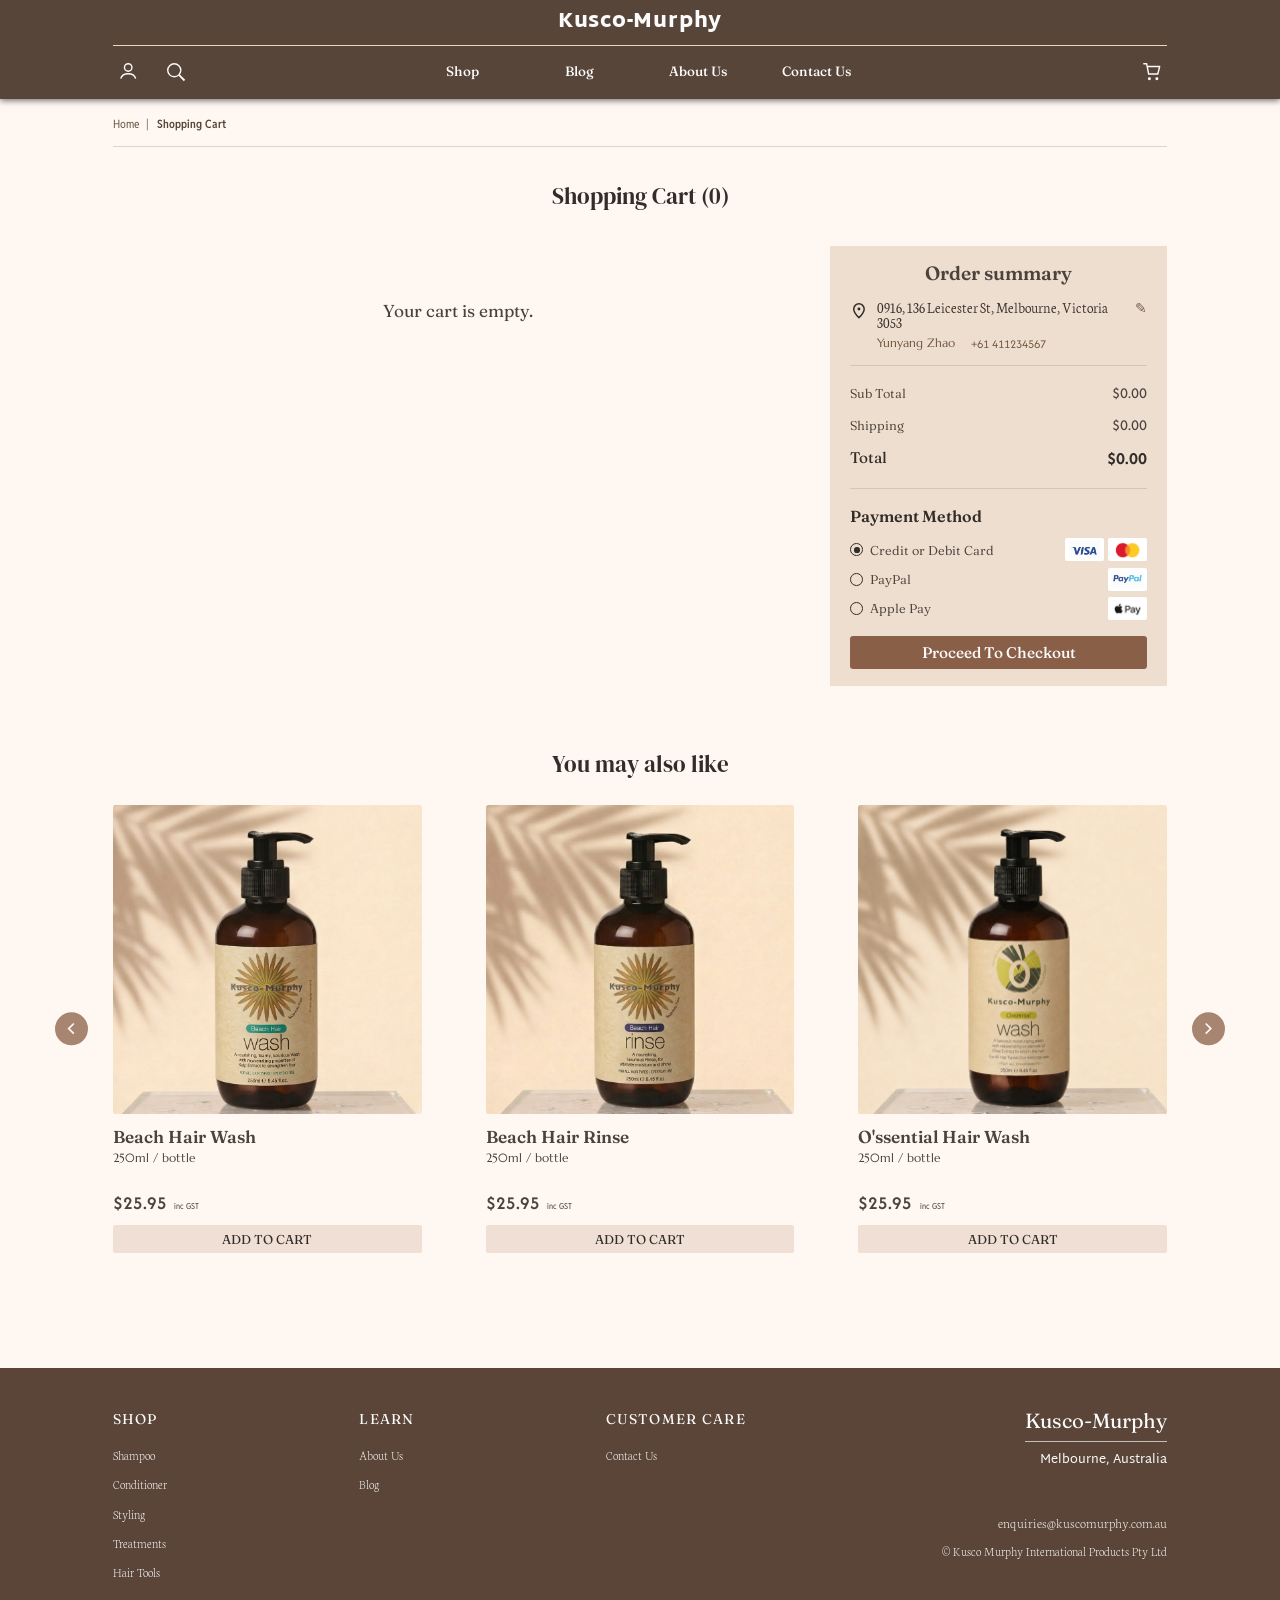
<file: Shopping Cart.html>
<!DOCTYPE html>
<html lang="en">
<head>
    <meta charset="UTF-8">
    <meta name="viewport" content="width=device-width, initial-scale=1.0">
    <title>Kusco-Murphy</title>
    <link rel="stylesheet" href="Base.css">
    <link rel="stylesheet" href="Layout.css">
    <link rel="stylesheet" href="Components.css">
    <link rel="stylesheet" href="Shopping Cart.css">
    <link rel="icon" type="image/png" href="images/favicon/favicon.png">
    <!-- font -->
    <link rel="preconnect" href="https://fonts.googleapis.com">
    <link rel="preconnect" href="https://fonts.gstatic.com" crossorigin>
    <link href="https://fonts.googleapis.com/css2?family=Afacad:ital,wght@0,400..700;1,400..700&family=Cinzel+Decorative:wght@400;700;900&family=DM+Serif+Display:ital@0;1&family=Fraunces:ital,opsz,wght@0,9..144,100..900;1,9..144,100..900&family=Kurale&family=Marcellus&family=Martel+Sans:wght@200;300;400;600;700;800;900&family=Neuton:ital,wght@0,200;0,300;0,400;0,700;0,800;1,400&family=Reddit+Sans+Condensed:wght@200..900&family=Roboto+Condensed:ital,wght@0,100..900;1,100..900&display=swap" rel="stylesheet">
</head>
<body>
    <header class="header-home">
        <section class="brand-bar">
            <a href="index.html" class="brand">Kusco-Murphy</a>
        </section>

        <nav>
            <ul class="nav-icons-left">
                <li class="mobile-menu-item">
                    <button type="button" class="mobile-menu-button" aria-label="Open Menu">
                        <svg class="menu-icon" viewBox="0 0 24 24" aria-hidden="true">
                            <line x1="4" y1="7" x2="20" y2="7"></line>
                            <line x1="4" y1="12" x2="20" y2="12"></line>
                            <line x1="4" y1="17" x2="20" y2="17"></line>
                        </svg>
                    </button>
                </li>

                <li>
                    <a href="#">
                        <svg viewBox="0 0 24 24" class="account">
                            <circle cx="12" cy="8" r="4" fill="none" stroke-width="1.5"/>
                            <path d="M4 20c2-7 14-7 16 0" fill="none" stroke-width="1.5"/>
                        </svg>
                    </a>
                </li>

                <li>
                    <button type="button" class="search-trigger">
                        <svg viewBox="0 0 24 24" class="search">
                            <circle cx="11" cy="11" r="7" fill="none" stroke-width="1.5"/>
                            <line x1="16" y1="16" x2="22" y2="22" stroke-width="2"/>
                        </svg>
                    </button>
                </li>
            </ul>

            <ul class="nav-links">
                <li class="shop-nav-item">
                    <a href="Products.html?collection=all" class="shop-trigger">
                        Shop
                    </a>
                </li>
                <li><a href="Blog.html">Blog</a></li>
                <li><a href="Article.html?type=about">About Us</a></li>
                <li><a href="Contact.html">Contact Us</a></li>
            </ul>

            <ul class="nav-icons-right">
                <li>
                    <a href="Shopping Cart.html">
                        <svg viewBox="0 0 24 24" class="cart">
                            <path d="M3 4h3l2.2 11h9.8l2-8H7.2"
                                stroke-width="1.5"
                                stroke-linecap="round"
                                stroke-linejoin="round"/>
                            <circle cx="9" cy="20" r="1.6"/>
                            <circle cx="17" cy="20" r="1.6"/>
                        </svg>
                    </a>
                </li>
            </ul>
        </nav>

        <section class="search-panel">
            <div class="mobile-search-row">
                <button type="button" class="mobile-search-back" aria-label="Close search">
                    <svg viewBox="0 0 24 24">
                        <path d="M15 5L8 12L15 19" />
                    </svg>
                </button>

                <form class="search-box" id="searchForm">
                    <svg viewBox="0 0 24 24" class="search-panel-icon">
                        <circle cx="11" cy="11" r="7" fill="none" stroke-width="1.5"/>
                        <line x1="16" y1="16" x2="22" y2="22" stroke-width="2"/>
                    </svg>

                    <input type="text" id="searchInput" placeholder="Search Product">
                    <button type="submit">Search</button>
                </form>
            </div>
            
            <section class="search-content">
                <article class="suggested-searches">
                    <div class="suggested-header">
                        <h3>Suggested Searches</h3>

                        <button type="button" class="refresh-suggested-btn">
                            <span>Refresh</span>

                            <svg viewBox="0 0 24 24" class="refresh-icon" aria-hidden="true">
                                <path d="M20 6V11H15" />
                                <path d="M4 18V13H9" />
                                <path d="M18 9A7 7 0 0 0 6.5 6.5" />
                                <path d="M6 15A7 7 0 0 0 17.5 17.5" />
                            </svg>
                        </button>
                    </div>

                    <div class="search-keywords">
                        <div>
                            <a href="Search Result.html?search=Dry%20Hair">Dry Hair</a>
                            <a href="Search Result.html?search=Frizzy%20Hair">Frizzy Hair</a>
                            <a href="Search Result.html?search=Damaged%20Hair">Damaged Hair</a>
                            <a href="Search Result.html?search=Oily%20Scalp">Oily Scalp</a>
                        </div>

                        <div>
                            <a href="Search Result.html?search=Scalp%20Care">Scalp Care</a>
                            <a href="Search Result.html?search=Conditioner">Conditioner</a>
                            <a href="Search Result.html?search=Shampoo">Shampoo</a>
                            <a href="Search Result.html?search=Repair%20Treatment">Repair Treatment</a>
                        </div>
                    </div>
                </article>

                <article class="search-history">
                    <div class="history-header">
                        <h3>History</h3>

                        <button type="button" class="clear-history-btn">
                            <span>Clear history</span>

                            <svg viewBox="0 0 24 24" class="clear-icon" aria-hidden="true">
                                <path d="M4 7H20" />
                                <path d="M10 11V17" />
                                <path d="M14 11V17" />
                                <path d="M6 7L7 21H17L18 7" />
                                <path d="M9 7V4H15V7" />
                            </svg>
                        </button>
                    </div>

                    <div class="history-list" id="historyList"></div>
                </article>
            </section>
        </section>

        <section class="shop-menu">
            <article class="shop-menu-column">
                <a href="Products.html?collection=all" class="menu-main-link">Shop All</a>
            </article>

            <article class="shop-menu-column">
                <a href="Products.html?collection=best-sellers" class="menu-main-link">Best Sellers</a>
            </article>

            <article class="shop-menu-column">
                <span class="menu-main-link">By Brand</span>
                <a href="Products.html?brand=Beach">Beach</a>
                <a href="Products.html?brand=MAN">Man</a>
                <a href="Products.html?brand=O'ssential">O'ssential</a>
            </article>

            <article class="shop-menu-column">
                <span class="menu-main-link">By Type</span>
                <a href="Products.html?category=Shampoo">Shampoo</a>
                <a href="Products.html?category=Conditioner">Conditioner</a>
                <a href="Products.html?category=Styling">Styling</a>
                <a href="Products.html?category=Treatments">Treatments</a>
                <a href="Products.html?category=Hair Tools">Hair Tools</a>
            </article>
        </section>

        <section class="mobile-menu">
            <button type="button" class="mobile-menu-link mobile-shop-toggle">
                <span>Shop</span>

                <svg class="mobile-arrow right" viewBox="0 0 24 24">
                    <path d="M9 5L16 12L9 19" />
                </svg>
            </button>

            <div class="mobile-submenu mobile-shop-submenu">
                <a href="Products.html?collection=all" class="menu-main-link">
                    Shop All

                    <svg class="mobile-arrow right" viewBox="0 0 24 24">
                        <path d="M9 5L16 12L9 19" />
                    </svg>
                </a>

                <a href="Products.html?collection=best-sellers" class="menu-main-link">
                    Best Sellers

                    <svg class="mobile-arrow right" viewBox="0 0 24 24">
                        <path d="M9 5L16 12L9 19" />
                    </svg>
                </a>

                <button type="button" class="mobile-menu-link mobile-brand-toggle">
                    <span>By Brand</span>

                    <svg class="mobile-arrow right" viewBox="0 0 24 24">
                        <path d="M9 5L16 12L9 19" />
                    </svg>
                </button>

                <div class="mobile-submenu mobile-brand-submenu">
                    <a href="Products.html?brand=Beach">
                        Beach

                        <svg class="mobile-arrow right" viewBox="0 0 24 24">
                            <path d="M9 5L16 12L9 19" />
                        </svg>
                    </a>

                    <a href="Products.html?brand=MAN">
                        MAN

                        <svg class="mobile-arrow right" viewBox="0 0 24 24">
                            <path d="M9 5L16 12L9 19" />
                        </svg>
                    </a>

                    <a href="Products.html?brand=O'ssential">
                        O'ssential

                        <svg class="mobile-arrow right" viewBox="0 0 24 24">
                            <path d="M9 5L16 12L9 19" />
                        </svg>
                    </a>
                </div>

                <button type="button" class="mobile-menu-link mobile-type-toggle">
                    <span>By Type</span>

                    <svg class="mobile-arrow right" viewBox="0 0 24 24">
                        <path d="M9 5L16 12L9 19" />
                    </svg>
                </button>

                <div class="mobile-submenu mobile-type-submenu">
                    <a href="Products.html?category=Shampoo">
                        Shampoo

                        <svg class="mobile-arrow right" viewBox="0 0 24 24">
                            <path d="M9 5L16 12L9 19" />
                        </svg>
                    </a>

                    <a href="Products.html?category=Conditioner">
                        Conditioner

                        <svg class="mobile-arrow right" viewBox="0 0 24 24">
                            <path d="M9 5L16 12L9 19" />
                        </svg>
                    </a>

                    <a href="Products.html?category=Styling">
                        Styling

                        <svg class="mobile-arrow right" viewBox="0 0 24 24">
                            <path d="M9 5L16 12L9 19" />
                        </svg>
                    </a>

                    <a href="Products.html?category=Treatments">
                        Treatments

                        <svg class="mobile-arrow right" viewBox="0 0 24 24">
                            <path d="M9 5L16 12L9 19" />
                        </svg>
                    </a>

                    <a href="Products.html?category=Hair Tools">
                        Hair Tools

                        <svg class="mobile-arrow right" viewBox="0 0 24 24">
                            <path d="M9 5L16 12L9 19" />
                        </svg>
                    </a>
                </div>
            </div>

            <a href="Blog.html" class="mobile-menu-link">
                Blog

                <svg class="mobile-arrow right" viewBox="0 0 24 24">
                    <path d="M9 5L16 12L9 19" />
                </svg>
            </a>

            <a href="Article.html?type=about" class="mobile-menu-link">
                About Us

                <svg class="mobile-arrow right" viewBox="0 0 24 24">
                    <path d="M9 5L16 12L9 19" />
                </svg>
            </a>

            <a href="Contact.html" class="mobile-menu-link">
                Contact Us
                
                <svg class="mobile-arrow right" viewBox="0 0 24 24">
                    <path d="M9 5L16 12L9 19" />
                </svg>
            </a>

            <a href="#" class="mobile-account">My Account</a>
        </section>
    </header>

    <main class="cart-page">
        <section class="breadcrumb" id="breadcrumb"></section>

        <section class="mobile-cart-title-bar">
            <button type="button" class="mobile-product-back" aria-label="Go back">
                <svg viewBox="0 0 24 24">
                <path d="M15 5L8 12L15 19" />
                </svg>
            </button>

            <h2 id="cartTitle" class="cart-title">Shopping Cart (0)</h2>
        </section>

        <section class="cart-layout">
            <section class="cart-items" id="cartItems"></section>

            <aside class="order-summary">
                <h3>Order summary</h3>

                <section class="summary-address">
                    <svg viewBox="0 0 24 24" class="location-pin">
                        <path
                            d="M12 21C12 21 5 14.8 5 9.5C5 5.6 8.1 2.5 12 2.5C15.9 2.5 19 5.6 19 9.5C19 14.8 12 21 12 21Z"
                            fill="none"
                            stroke="currentColor"
                            stroke-width="2"
                            stroke-linejoin="round"
                        />
                        <circle cx="12" cy="9.5" r="2" fill="currentColor" />
                    </svg>

                    <p>0916, 136 Leicester St, Melbourne, Victoria 3053</p>

                    <div class="summary-user-line">
                        <span>Yunyang Zhao</span>
                        
                        <span>+61 411234567</span>
                    </div>

                    <button type="button" class="edit-address">✎</button>
                </section>

                <div class="summary-line"></div>

                <section class="summary-row subtotal">
                    <span>Sub Total</span>
                    <strong id="summarySubtotal">$0.00</strong>
                </section>

                <section class="summary-row">
                    <span>Shipping</span>
                    <strong id="summaryShipping">$0.00</strong>
                </section>

                <section class="summary-row total">
                    <span>Total</span>
                    <strong id="summaryTotal">$0.00</strong>
                </section>

                <div class="summary-line"></div>

                <section class="payment-method">
                    <h4>Payment Method</h4>

                    <label class="payment-option">
                        <section class="payment-left">
                            <input type="radio" name="payment" value="card" checked>

                            <span>Credit or Debit Card</span>
                        </section>

                        <section class="payment-icons">
                            <img src="images/Shopping Cart/visa.jpg" alt="Visa">

                            <img src="images/Shopping Cart/mastercard.jpg" alt="Mastercard">
                        </section>
                    </label>

                    <label class="payment-option">
                        <section class="payment-left">
                            <input type="radio" name="payment" value="paypal">

                            <span>PayPal</span>
                        </section>

                        <section class="payment-icons">
                            <img src="images/Shopping Cart/paypal.jpg" alt="PayPal">
                        </section>
                    </label>

                    <label class="payment-option">
                        <section class="payment-left">
                            <input type="radio" name="payment" value="applepay">

                            <span>Apple Pay</span>
                        </section>

                        <section class="payment-icons">
                            <img src="images/Shopping Cart/applepay.jpg" alt="Apple Pay">
                        </section>
                    </label>
                </section>

                <button type="button" class="checkout-btn" id="checkoutBtn">
                Proceed To Checkout
                </button>
            </aside>
        </section>

        <section class="recommend-section">
            <h2>You may also like</h2>

            <article class="recommend">
                <button class="recommend-prev">
                    <svg viewBox="0 0 24 24">
                        <polyline points="15 6 9 12 15 18" stroke="currentColor" stroke-width="2" fill="none"/>
                    </svg>
                </button>
                
                <article class="recommend-viewport">
                    <section class="recommend-products">
                    </section>
                </article>

                <button class="recommend-next">
                    <svg viewBox="0 0 24 24">
                        <polyline points="9 6 15 12 9 18" stroke="currentColor" stroke-width="2" fill="none"/>
                    </svg>
                </button>
            </article>
        </section>
    </main>

    <footer>
        <section class="footer-column">
            <h4>Shop</h4>
            <ul>
                <li><a href="Products.html?category=Shampoo">Shampoo</a></li>
                <li><a href="Products.html?category=Conditioner">Conditioner</a></li>
                <li><a href="Products.html?category=Styling">Styling</a></li>
                <li><a href="Products.html?category=Treatments">Treatments</a></li>
                <li><a href="Products.html?category=Hair Tools">Hair Tools</a></li>
            </ul>
        </section>

        <section class="footer-column">
            <h4>Learn</h4>
            <ul>
                <li><a href="Article.html?type=about">About Us</a></li>
                <li><a href="Blog.html">Blog</a></li>
            </ul>
        </section>

        <section class="footer-column">
            <h4>Customer Care</h4>
            <ul>
                <li><a href="Contact.html">Contact Us</a></li>
            </ul>
        </section>

        <section class="footer-brand">
            <h3>Kusco-Murphy</h3>
            <p id="location">Melbourne, Australia</p>
            <p id="email">enquiries@kuscomurphy.com.au</p>
            <p id="company">© Kusco Murphy International Products Pty Ltd</p>
        </section>

        <section class="mobile-footer">
            <section class="mobile-footer-brand">
                <h3>Kusco-Murphy</h3>

                <p class="mobile-location">
                    Melbourne, Australia
                </p>
            </section>

            <section class="mobile-footer-column">
                <button type="button" class="mobile-footer-toggle">
                    <span>Shop</span>

                    <svg viewBox="0 0 24 24">
                        <path d="M9 5L16 12L9 19" />
                    </svg>
                </button>

                <ul>
                    <li>
                        <a href="Products.html?category=Shampoo">
                            <span>Shampoo</span>

                            <svg viewBox="0 0 24 24">
                                <path d="M9 5L16 12L9 19" />
                            </svg>
                        </a>
                    </li>

                    <li>
                        <a href="Products.html?category=Conditioner">
                            <span>Conditioner</span>

                            <svg viewBox="0 0 24 24">
                                <path d="M9 5L16 12L9 19" />
                            </svg>
                        </a>
                    </li>

                    <li>
                        <a href="Products.html?category=Styling">
                            <span>Styling</span>

                            <svg viewBox="0 0 24 24">
                                <path d="M9 5L16 12L9 19" />
                            </svg>
                        </a>
                    </li>

                    <li>
                        <a href="Products.html?category=Treatments">
                            <span>Treatments</span>

                            <svg viewBox="0 0 24 24">
                                <path d="M9 5L16 12L9 19" />
                            </svg>
                        </a>
                    </li>

                    <li>
                        <a href="Products.html?category=Hair Tools">
                            <span>Hair Tools</span>

                            <svg viewBox="0 0 24 24">
                                <path d="M9 5L16 12L9 19" />
                            </svg>
                        </a>
                    </li>
                </ul>
            </section>

            <section class="mobile-footer-column">
                <button type="button" class="mobile-footer-toggle">
                    <span>Learn</span>

                    <svg viewBox="0 0 24 24">
                        <path d="M9 5L16 12L9 19" />
                    </svg>
                </button>

                <ul>
                    <li>
                        <a href="Article.html?type=about">
                            <span>About Us</span>

                            <svg viewBox="0 0 24 24">
                                <path d="M9 5L16 12L9 19" />
                            </svg>
                        </a>
                    </li>

                    <li>
                        <a href="Blog.html">
                            <span>Blog</span>

                            <svg viewBox="0 0 24 24">
                                <path d="M9 5L16 12L9 19" />
                            </svg>
                        </a>
                    </li>
                </ul>
            </section>

            <section class="mobile-footer-column">
                <button type="button" class="mobile-footer-toggle">
                    <span>Customer Care</span>

                    <svg viewBox="0 0 24 24">
                        <path d="M9 5L16 12L9 19" />
                    </svg>
                </button>

                <ul>
                    <li>
                        <a href="Contact.html">
                            <span>Contact Us</span>

                            <svg viewBox="0 0 24 24">
                                <path d="M9 5L16 12L9 19" />
                            </svg>
                        </a>
                    </li>
                </ul>
            </section>

            <section class="mobile-footer-bottom">
                <p class="mobile-email">
                    enquiries@kuscomurphy.com.au
                </p>

                <p class="mobile-company">
                    © Kusco Murphy International Products Pty Ltd
                </p>
            </section>
        </section>
    </footer>
    
    <script src="Data.js"></script>
    <script src="Global.js"></script>
    <script src="Shopping Cart.js"></script>  
</body>
</html>
</file>
<file: Base.css>
* {
  box-sizing: border-box;
  margin: 0;
  padding: 0;
}

html,
body {
  min-height: 100%;
}

body {
  font-family: Georgia, "Times New Roman", serif;
  background-color: #FFF7F1;
  color: #332D29;
  line-height: 1.6;
  min-height: 100vh;
  display: flex;
  flex-direction: column;
}

main {
  flex: 1;
}

li {
  list-style: none;
}

a {
  color: inherit;
  text-decoration: none;
}

img {
  max-width: 100%;
  display: block;
}

button {
  font-family: inherit;
  cursor: pointer;
}

/* ———————————————————— Typography ———————————————————— */
h1 {
  font-family: "Cinzel Decorative", serif;
  font-weight: 700;
  font-size: 3.5vw;
  line-height: 1.8;
  text-transform: uppercase;
  color: #332D29;
}

h2 {
  font-family: "DM Serif Display", serif;
  font-weight: 400;
  font-size: 2.2vw;
  text-align: center;
  margin-bottom: 2vw;
  color: #332D29;
}

h3 {
  font-family: "Fraunces", serif;
  font-size: 1.8vw;
  font-weight: 400;
  line-height: 1.25;
  margin-bottom: 1.2vw;
  color: #4A433D;
}

h4 {
  font-family: "Fraunces", serif;
  font-size: 1.1vw;
  font-weight: 400;
  letter-spacing: 0.1vw;
  text-transform: uppercase;
  margin-bottom: 0.9vw;
}

p {
  font-family: "Neuton", serif;
  font-weight: 300;
  font-size: 1vw;
}
</file>
<file: Layout.css>
/* ———————————————————— Header ———————————————————— */
header {
  height: 7.7vw;
  color: #FCFBFB;
  background-color: #57453A;
  box-shadow: 0 0.18vw 0.45vw rgba(0, 0, 0, 0.5);
  position: absolute;
  top: 0;
  left: 0;
  width: 100%;
  z-index: 100;
}

header .brand-bar {
  height: 3.5vw;
  display: flex;
  align-items: center;
  justify-content: center;
  z-index: 100;
}

header .brand {
  display: flex;
  align-items: center;
  position: static;
  transform: none;
  font-family: "Martel Sans", sans-serif;
  font-weight: 900;
  font-size: 1.6vw;
  letter-spacing: 0.06vw;
  color: #FCFBFB;
}

header nav {
  position: relative;
  min-height: 0;
  height: 4.2vw;
  padding: 0 8.8vw;
  display: grid;
  grid-template-columns: 1fr auto 1fr;
  align-items: center;
  justify-content: initial;
  color: #FCFBFB;
  z-index: 99;
}

/* The thin line between brand-bar and nav */
header nav::before {
  content: "";
  position: absolute;
  top: 0;
  left: 8.8vw;
  right: 8.8vw;
  height: 0.06vw;
  background-color: rgb(234, 213, 193);
  opacity: 1;
}

/* Account icon + Search icon */
header .nav-icons-left {
  display: flex;
  align-items: center;
  justify-content: flex-start;
  gap: 1.3vw;
}

/* Middle text navigation */
header .nav-links {
  display: flex;
  align-items: center;
  justify-content: center;
  gap: 2.4vw;
}

header .nav-links a {
  height: 4.2vw;
  min-width: 6.8vw;
  padding: 0 0.8vw;
  display: inline-flex;
  align-items: center;
  justify-content: center;
  font-family: "Fraunces", serif;
  font-size: 1.05vw;
  font-weight: 500;
  text-decoration: none;
  text-underline-offset: 0.5vw;
  text-decoration-thickness: 0.12vw;
  transition: font-weight 0.25s ease;
}

/* When hovering, the text is bold and underlined. */
header .nav-links li:hover a {
  font-weight: 600;
  text-decoration: underline;
  -webkit-text-stroke: 0.02vw #FCFBFB;
}

/* Cart icon */
header .nav-icons-right {
  display: flex;
  align-items: center;
  justify-content: flex-end;
}

/* Cart wheels filled up */
header .nav-icons-right svg.cart circle {
  fill: currentColor;
  stroke: none;
}

/* Icon click area */
header .nav-icons-left a,
header .nav-icons-left button,
header .nav-icons-right a {
  width: 2.4vw;
  height: 3.2vw;
  display: flex;
  align-items: center;
  justify-content: center;
}

/* Icon size */
header .nav-icons-left svg,
header .nav-icons-right svg {
  width: 1.75vw;
  height: 1.75vw;
}

/* All icon lines follow the current text color. */
header .nav-icons-left svg path,
header .nav-icons-left svg line,
header .nav-icons-left svg circle,
header .nav-icons-right svg path,
header .nav-icons-right svg line,
header .nav-icons-right svg circle {
  stroke: currentColor;
  fill: none;
}

.search-trigger {
  border: none;
  background: none;
  padding: 0;
  color: inherit;
}

/* ———————————————————— Footer ———————————————————— */
footer {
  background-color: #5a4538;
  color: #FCFBFB;
  padding: 3.1vw 8.8vw;
  display: grid;
  grid-template-columns: 1fr 1fr 1fr 1.5fr;
  gap: 2.9vw;
  margin-top: 5vw;
}

footer ul {
  padding: 0;
  margin: 0;
}

footer li {
  margin-bottom: 0.3vw;
}

footer p, 
.footer-column a {
  font-family: "Neuton", serif;
  font-weight: 200;
  font-size: 1vw;
}

.footer-brand {
  text-align: right;
}

.footer-brand h3 {
  font-size: 1.6vw;
  color: #FCFBFB;
  margin-bottom: 0.6vw;
  display: inline-block;
  padding-bottom: 0.6vw;
  border-bottom: 0.07vw solid rgba(255, 255, 255, 0.65);
}

footer #location {
  font-family: "Martel Sans", sans-serif;;
  font-size: 1vw;
  font-weight: 500;
  color: #FCFBFB;
  margin-top: 0vw;
  margin-bottom: 3.3vw;
}

footer #email {
  font-size: 1.1vw;
  color: #FCFBFB;
  margin-bottom: 0.5vw;
}

footer #company {
  font-size: 1vw;
  color: #FCFBFB;
}

/* ———————————————————— Mobile ———————————————————— */
/* Footer */
.mobile-footer {
    display: none;
}

@media (max-width: 600px) {
  /* Footer */
  /* Hide desktop footer content only */
  footer {
    display: block;
    width: 100%;
    margin: 0;
    padding: 0;
    background: none;
    border: none;
  }

  footer > .footer-column,
  footer > .footer-brand {
      display: none;
  }

  footer > .mobile-footer {
    display: flex;
    flex-direction: column;
    width: 100%;
    padding: 9vw 6vw 8vw;
    background-color: #57453A;
    color: #FCFBFB;
    box-shadow: 0 -0.8vw 2vw rgba(0, 0, 0, 0.18);
  }

  /* Brand section */
  .mobile-footer-brand {
      margin-bottom: 5.5vw;
  }

  .mobile-footer-brand h3 {
      width: 46vw;
      margin-bottom: 2vw;
      padding-bottom: 2vw;
      border-bottom: 0.32vw solid #FCFBFB;
      font-family: "Martel Sans", sans-serif;
      font-size: 4.2vw;
      font-weight: 900;
      line-height: 1;
      color: #FCFBFB;
  }

  .mobile-location {
      font-family: "Martel Sans", sans-serif;
      font-size: 2.5vw;
      font-weight: 300;
      color: #FCFBFB;
      margin-bottom: 0;
  }

  /* Footer columns */
  .mobile-footer-column {
    border-bottom: none;
  }

  .mobile-footer-toggle {
    width: 100%;
    padding: 2vw 0;
    border: none;
    border-bottom: 0.35vw solid #FCFBFB;
    background: none;
    color: #FCFBFB;
    display: flex;
    align-items: center;
    justify-content: space-between;
    font-family: "Fraunces", serif;
    font-size: 4vw;
    font-weight: 400;
    text-transform: uppercase;
    text-align: left;
  }

  /* Arrows */
  .mobile-footer-toggle svg {
      width: 4.5vw;
      height: 4.5vw;
      flex-shrink: 0;
      transition: transform 0.3s ease;
  }

  .mobile-footer-toggle path {
      fill: none;
      stroke: currentColor;
      stroke-width: 2.2;
      stroke-linecap: round;
      stroke-linejoin: round;
  }

  .mobile-footer-column.active .mobile-footer-toggle svg {
      transform: rotate(90deg);
  }

  /* Expand & collapse */
  .mobile-footer-column ul {
    max-height: 0;
    margin: 0;
    padding: 0;
    overflow: hidden;
    transition: max-height 0.35s ease;
  }

  .mobile-footer-column.active ul {
    max-height: 100vw;
    padding-bottom: 0;
  }

  .mobile-footer-column li {
    margin: 0;
  }

  .mobile-footer-column a {
    width: 88%;
    padding: 2vw 0;
    border-bottom: 0.35vw solid #FCFBFB;
    display: flex;
    align-items: center;
    justify-content: space-between;
    font-family: "Fraunces", serif;
    font-size: 4vw;
    color: #FCFBFB;
  }

  .mobile-footer-column a svg {
    width: 4.5vw;
    height: 4.5vw;
    flex-shrink: 0;
  }

  .mobile-footer-column a path {
    fill: none;
    stroke: currentColor;
    stroke-width: 2;
    stroke-linecap: round;
    stroke-linejoin: round;
  }

  /* Bottom section */
  .mobile-footer-bottom {
      margin-top: 5.5vw;
  }

  .mobile-email {
      margin-bottom: 2.6vw;
      font-family: "Marcellus", serif;
      font-size: 3vw;
      font-weight: 300;
      color: #FCFBFB;
  }

  .mobile-company {
      font-family: "Marcellus", sans-serif;
      font-size: 2.6vw;
      color: #FCFBFB;
      opacity: 0.9;
  }
}
</file>
<file: Components.css>
/* ———————————————————— Search ———————————————————— */
.search-panel {
  position: absolute;
  top: 7.7vw;
  left: 0;
  z-index: 98;
  width: 100%;
  padding: 0.2vw 8.8vw 2vw;
  background-color: #57453A;
  color: #FCFBFB;
  opacity: 0;
  visibility: hidden;
  pointer-events: none;
  transition:
    opacity 0.35s ease,
    visibility 0.35s ease;
}

/* Panel visible */
header.search-panel-active .search-panel {
  opacity: 1;
  visibility: visible;
  pointer-events: auto;
}

/* Search box */
.search-box {
  width: 100%;
  height: 2.5vw;
  display: grid;
  grid-template-columns: 3.2vw 1fr auto;
  align-items: center;
  background-color: #FFF7F1;
  border-radius: 0.25vw;
  overflow: hidden;
}

/* Icon in Box */
.search-panel-icon {
  width: 1.5vw;
  height: 1.5vw;
  margin-left: 1.2vw;
  color: #57453A;
}

.search-panel-icon circle,
.search-panel-icon line {
  stroke: currentColor;
}

/* Search input */
.search-box input {
  width: 100%;
  height: 100%;
  border: none;
  outline: none;
  background: transparent;
  font-family: "Neuton", serif;
  font-size: 1.1vw;
  color: #332D29;
}

.search-box input::placeholder {
  color: #7B6857;
  font-family: "Neuton", serif;
  font-size: 1.2vw;
  font-weight: 300;
  opacity: 1;
}

/* Search button */
.search-box button {
  height: 2.2vw;
  margin-right: 0.2vw;
  padding: 0 1vw;
  border: none;
  border-radius: 0.25vw;
  background-color: #9A7A67;
  color: #FCFBFB;
  font-family: "Neuton", serif;
  font-size: 1.1vw;
  font-weight: 300;
}

/* Search content layout */
.search-content {
  margin-top: 1.8vw;
  display: grid;
  grid-template-columns: 1fr 1fr;
  column-gap: 2vw;
}

/* Suggested searches */
.suggested-searches {
  padding-right: 3vw;
  border-right: 0.1vw solid #fcfbfbc8;
}

/* Section titles */
.search-content h3 {
  margin-bottom: 1.2vw;
  font-size: 1.05vw;
  font-weight: 500;
  color: #FCFBFB;
}

/* Suggested keywords */
.search-keywords {
  display: grid;
  grid-template-columns: 1fr 1fr;
  column-gap: 4vw;
}

.search-keywords div {
  display: flex;
  flex-direction: column;
  gap: 0.55vw;
}

/* History layout */
.history-list {
  display: grid;
  grid-template-columns: 1fr 1fr;
  column-gap: 4vw;
}

.history-column {
  display: flex;
  flex-direction: column;
  gap: 0.55vw;
}

.history-list a {
  width: fit-content;
}

/* Search links */
.search-keywords a,
.history-list a {
  width: fit-content;
  font-family: "Fraunces", serif;
  font-size: 0.95vw;
  font-weight: 300;
  color: #FCFBFB;
}

/* Hover effect */
.search-keywords a:hover,
.history-list a:hover {
  -webkit-text-stroke: 0.035vw #FCFBFB;
}

.history-header,
.suggested-header {
  display: flex;
  align-items: center;
  justify-content: space-between;
  margin-bottom: 1.2vw;
}

.history-header h3,
.suggested-header h3 {
  margin-bottom: 0;
}

.clear-history-btn,
.refresh-suggested-btn {
  border: none;
  background: none;
  color: inherit;
  font-family: "Marcellus", serif;
  font-size: 0.85vw;
  display: flex;
  align-items: center;
  gap: 0.35vw;
  cursor: pointer;
}

.clear-icon,
.refresh-icon {
  width: 1vw;
  height: 1vw;
}

.clear-icon path,
.refresh-icon path {
  fill: none;
  stroke: currentColor;
  stroke-width: 1.7;
  stroke-linecap: round;
  stroke-linejoin: round;
}

.empty-history-message {
  grid-column: 1 / -1;
  width: 100%;
  min-height: 6.5vw;
  display: flex;
  align-items: center;
  justify-content: center;
  font-family: "Fraunces", serif;
  font-size: 0.95vw;
  color: #FCFBFB;
  text-align: center;
}

/* ———————————————————— Shop Menu ———————————————————— */
/* Shop nav item */
.shop-nav-item {
  display: flex;
  align-items: center;
  height: 4.2vw;
}

/* Shop trigger */
.shop-trigger {
  height: 4.2vw;
  min-width: 6.8vw;
  padding: 0 0.8vw;
  display: inline-flex;
  align-items: center;
  justify-content: center;
  color: inherit;
  text-decoration: none;
  text-underline-offset: 0.5vw;
  text-decoration-thickness: 0.12vw;
  transition:
    font-weight 0.2s ease,
    opacity 0.2s ease;
}

/* Shop hover state */
.shop-nav-item:hover .shop-trigger,
.header-home.shop-menu-active .shop-trigger,
header.shop-menu-active .shop-trigger {
  font-weight: 600;
  text-decoration: underline;
  text-decoration-thickness: 0.12vw;
  -webkit-text-stroke: 0.02vw currentColor;
}

.shop-menu {
  position: absolute;
  top: 7.7vw;
  left: 0;
  z-index: 100;
  width: 100%;
  padding: 0.8vw 8.8vw 2vw;
  display: grid;
  grid-template-columns: repeat(4, 1fr);
  column-gap: 5vw;
  background-color: #57453A;
  color: #FCFBFB;
  box-shadow: 0 0.45vw 0.7vw -0.35vw rgba(0, 0, 0, 0.22);
  opacity: 0;
  visibility: hidden;
  pointer-events: none;
  transition:
    opacity 0.35s ease,
    visibility 0.35s ease;
}

/* Menu visible */
header.shop-menu-active .shop-menu {
  opacity: 1;
  visibility: visible;
  pointer-events: auto;
}

/* Menu columns */
.shop-menu-column {
  display: flex;
  flex-direction: column;
  gap: 0.5vw;
}

/* Main links */
.menu-main-link {
  width: fit-content;
  margin-bottom: 1vw;
  font-family: "Fraunces", serif;
  font-size: 1.02vw;
  font-weight: 320;
  color: #FCFBFB;
  transition:
    opacity 0.2s ease,
    transform 0.2s ease;
}

/* Sub links */
.shop-menu-column a:not(.menu-main-link) {
  width: fit-content;
  font-family: "Fraunces", serif;
  font-size: 0.96vw;
  font-weight: 200;
  color: #FCFBFB;
  transition:
    opacity 0.2s ease,
    transform 0.2s ease;
}

/* Menu link hover */
.menu-main-link:hover {
  -webkit-text-stroke: 0.04vw #FCFBFB;
}

.shop-menu-column a:not(.menu-main-link):hover {
  -webkit-text-stroke: 0.035vw #FCFBFB;
}

header.search-panel-active,
header.shop-menu-active {
  box-shadow: none;
}

header.search-panel-active nav,
header.shop-menu-active nav {
  box-shadow: none;
}

/* ———————————————————— Breadcrumb ———————————————————— */
.breadcrumb {
  font-family: "Reddit Sans Condensed", sans-serif;
  font-size: 0.9vw;
  margin-bottom: 1.2vw;
  padding-bottom: 1vw;
  border-bottom: 0.07vw solid rgb(226, 210, 201);
  color: #6E5A48;
}

.breadcrumb a {
  color: #6E5A48;
}

.breadcrumb span {
  margin-left: 0.6vw;
  margin-right: 0.6vw;
}

.breadcrumb span:last-child {
  color: #57453A;
  font-weight: 600;
  margin-left: 0; 
}

/* ———————————————————— Add to Cart Modal ———————————————————— */
.cart-modal-overlay {
  position: fixed;
  inset: 0;
  background: rgba(0, 0, 0, 0.42);
  z-index: 9999;
  display: none;
  align-items: center;
  justify-content: center;
}

.cart-modal-overlay.active {
  display: flex;
}

.cart-modal {
  position: relative;
  width: 54vw;
  background: #FFF7F1;
  padding: 1.6vw 2vw 1.8vw;
  box-shadow: 0 1vw 3vw rgba(0, 0, 0, 0.18);
}

.cart-modal-close {
  position: absolute;
  top: 1vw;
  right: 2vw;
  border: none;
  background: none;
  font-size: 2vw;
  line-height: 1;
  color: #332D29;
  cursor: pointer;
}

.cart-modal-success {
  font-family: "Fraunces", serif;
  font-size: 1.65vw;
  font-weight: 500;
  color: #332D29;
  margin: 0 0 1.2vw;
  display: flex;
  justify-content: center;
  align-items: center;
  padding: 2vw 0 1.4vw;
}

.cart-modal-line {
  height: 0.07vw;
  background: rgba(74, 67, 61, 0.22);
  margin-bottom: 1.4vw;
}

.cart-modal-title {
  font-family: "Fraunces", serif;
  font-size: 1.4vw;
  font-weight: 450;
  color: #332D29;
  padding: 0.6vw 0 1vw 0;
}

.cart-modal-items {
  display: flex;
  flex-direction: column;
}

.cart-modal-item {
  display: grid;
  grid-template-columns: 7.2vw 1fr auto;
  column-gap: 1.8vw;
  align-items: start;
}

.cart-modal-item img {
  width: 7.2vw;
  height: 7.2vw;
  object-fit: cover;
  border-radius: 0.2vw;
}

.cart-modal-item h3 {
  font-family: "Fraunces", serif;
  font-size: 1.4vw;
  font-weight: 600;
  text-align: left;
  color: #4A433D;
  margin-bottom: 0.2vw;
}

.cart-modal-item p {
  font-family: "Marcellus", serif;
  font-size: 0.85vw;
  color: #4A433D;
  margin: 0.4vw 0 0;
}

.cart-modal-item p.cart-modal-each-price {
  margin-top: 2.2vw;
  font-family: "Afacad", sans-serif;
  font-size: 1.2vw;
  font-weight: 600;
  line-height: 1;
  color: #332D29;
}

.cart-modal-item p.cart-modal-each-price span {
  font-family: "Reddit Sans Condensed", sans-serif;
  font-size: 0.5vw;
  font-weight: 400;
  margin-left: 0.25vw;
  color: #332D29;
}

.cart-modal-right {
  display: flex;
  flex-direction: column;
  align-items: flex-end;
  gap: 3vw;
}

.cart-modal-quantity {
  display: flex;
  align-items: center;
  height: 2.1vw;
  background: #EBD8C3;
  border-radius: 0.2vw;
  overflow: hidden;
}

.cart-modal-quantity button {
  width: 2.1vw;
  height: 100%;
  border: none;
  background: none;
  font-size: 1.35vw;
  color: #715C44;
  cursor: pointer;
}

.cart-modal-quantity button:disabled {
  color: #FAF3EA;
  cursor: not-allowed;
}

.cart-modal-number {
  width: 2.3vw;
  text-align: center;
  font-family: "Afacad", sans-serif;
  font-size: 1vw;
  color: #332D29;
}

.cart-modal-divider {
  width: 0.08vw;
  height: 1.45vw;
  background-color: #715C44;
  flex-shrink: 0;
}

.cart-modal-divider.disabled {
  background-color: #FAF3EA;
}

.cart-modal-price {
  font-family: "Afacad", sans-serif;
  font-size: 1.5vw;
  font-weight: 650;
  color: #332D29;
}

.cart-modal-summary {
  display: none;
}

.cart-modal-actions {
  display: grid;
  grid-template-columns: 1fr 1fr;
  gap: 1vw;
  margin-top: 2vw;
}

.cart-modal-actions button,
.cart-modal-actions a {
  height: 2.2vw;
  border: none;
  border-radius: 0.25vw;
  font-family: "Fraunces", serif;
  font-size: 1vw;
  font-weight: 400;
  display: flex;
  align-items: center;
  justify-content: center;
  text-decoration: none;
}

.continue-shopping {
  background-color: #A88571;
  color: #FCFBFB;
  cursor: pointer;
}

.continue-shopping:hover {
  background-color: #856858;
}

.view-cart {
  background-color: #EFDFD4;
  color: #332D29;
}

.view-cart:hover {
  background-color: #E2C4AD;
}

/* ———————————————————— Product Card ———————————————————— */
.product-card {
  width: 100%;
  height: 35vw;
  display: flex;
  flex-direction: column;
}

.product-card figure {
  margin: 0;
  flex-shrink: 0;
}

.product-card a,
.product-disabled {
  flex: 1;
  display: flex;
  flex-direction: column;
  min-height: 0;
}

.product-image {
  position: relative;
  width: 100%;
  aspect-ratio: 1 / 1;
  overflow: hidden;
  border-radius: 0.2vw;
}

.product-image img {
  width: 100%;
  height: 100%;
  object-fit: cover;
  transition: opacity 0.6s ease;
}

/* Image Hover */
.hover-img {
  position: absolute;
  top: 0;
  left: 0;
  opacity: 0;
}

.product-image:hover .hover-img {
  opacity: 1;
}

.product-image:hover .primary-img {
  opacity: 0;
}

/* Title */
.product-card figcaption {
  font-family: "Fraunces", serif;
  font-size: 1.35vw;
  font-weight: 600;
  line-height: 1.15;
  text-align: left;
  color: #4A433D;
  margin-top: 1vw;
}

/* Size */
.product-card .size {
  font-family: "Marcellus", serif;
  font-size: 0.9vw;
  color: #4A433D;
  margin-top: 0.2vw;
}

/* Price */
.product-card .price {
  font-family: "Afacad", sans-serif;
  font-size: 1.45vw;
  font-weight: 600;
  color: #4A433D;
  margin-top: auto;
  margin-bottom: 0.55vw;
}

.product-card .price span {
  font-family: "Reddit Sans Condensed", sans-serif;
  font-size: 0.65vw;
  font-weight: 400;
  margin-left: 0.25vw;
}

/* Buttons */
.product-card .add-to-cart,
.product-card .out-of-stock {
  flex-shrink: 0;
  font-family: "Fraunces", serif;
  font-size: 1vw;
  width: 100%;
  height: 2.2vw;
  border: none;
  border-radius: 0.2vw;
  text-transform: uppercase;
}

.product-card .add-to-cart {
  background-color: #EFDFD4;
  color: #332D29;
  transition: all 0.2s ease;
}

.product-card .add-to-cart:hover {
  background-color: #E2C4AD;
}

.product-card .add-to-cart.added {
  background-color: #E2C4AD;
  color: #332D29;
  display: flex;
  align-items: center;
  justify-content: center;
  gap: 0.7vw;
}

.added-check {
  width: 1.1vw;
  height: 1.1vw;
}

.product-card .out-of-stock {
  background-color: rgba(242, 231, 224, 0.6);
  color: rgba(51, 45, 41, 0.6);
  cursor: not-allowed;
}

.product-disabled {
  cursor: not-allowed;
}

.product-disabled * {
  cursor: not-allowed;
}

/* ———————————————————— Recommendation ———————————————————— */
.recommend-section {
  margin-top: 4.7vw;
}

.recommend-section > h2 {
  font-size: 1.8vw;
  margin-bottom: 1.7vw;
}

.recommend {
  position: relative;
  overflow: visible;
}

.recommend-viewport {
  overflow: hidden;
  width: 100%;
}

.recommend-products {
  display: grid;
  grid-auto-flow: column;
  grid-auto-columns: calc((100% - 10vw) / 3);
  column-gap: 5vw;
  transition: transform 0.45s ease;
}

/* Arrow */
.recommend-prev svg,
.recommend-next svg {
  width: 1.6vw;
  height: 1.6vw;
}

.recommend-prev,
.recommend-next {
  position: absolute;
  top: 50%;
  transform: translateY(-50%);
  width: 2.6vw;
  height: 2.6vw;
  border-radius: 50%;
  border: none;
  padding: 0;
  display: flex;
  align-items: center;
  justify-content: center;
  cursor: pointer;
  transition: all 0.2s ease;
  color: #FFF7F1;
  background-color: #A88571;
  z-index: 10;
}

.recommend-prev {
  left: -4.5vw;
}

.recommend-next {
  right: -4.5vw;
}

.recommend-prev:hover,
.recommend-next:hover {
  transform: translateY(-50%) scale(1.08);
  background-color: #9A7A67;
}

/* ———————————————————— Mobile ———————————————————— */
.mobile-menu-item {
  display: none;
}

.mobile-menu,
.mobile-arrow,
.mobile-menu-item {
  display: none;
}

.mobile-search-back {
  display: none;
}

.add-to-cart-icon {
  display: none;
}

@media (max-width: 600px) {
  /* Mobile Header */
  .header-home {
    position: fixed;
    top: 0;
    left: 0;
    width: 100%;
    height: 25vw;
    background-color: #57453A;
    z-index: 1000;
    overflow: visible;
  }

  /* Centered brand layer */
  .header-home .brand-bar {
    position: absolute;
    inset: 0;
    height: 25vw;
    background-color: transparent;
    display: flex;
    align-items: center;
    justify-content: center;
    box-shadow: none;
    z-index: 60;
    pointer-events: none;
  }

  .header-home .brand {
    position: relative;
    top: 5.5vw;
    z-index: 70;
    pointer-events: auto;
    font-size: 5.4vw;
    color: #FCFBFB;
    line-height: 1;
  }

  /* Mobile nav bar */
  .header-home nav {
    position: absolute;
    inset: 0;
    height: 25vw;
    padding: 0 5vw;
    display: flex;
    align-items: flex-end;
    justify-content: space-between;
    background-color: transparent !important;
    color: #FCFBFB;
    z-index: 50;
    box-shadow: 0 0.6vw 1.4vw rgba(0, 0, 0, 0.2);
    padding-bottom: 4vw;
  }

  .header-home .nav-icons-left,
  .header-home .nav-icons-right,
  .header-home .nav-icons-left *,
  .header-home .nav-icons-right * {
    position: relative;
    z-index: 80;
    pointer-events: auto;
  }

  /* Hide desktop nav items */
  .header-home nav::before,
  .header-home .nav-links,
  .header-home .nav-icons-left li:nth-child(2) {
    display: none;
  }

  /* Mobile Navigation Icons */
  .mobile-menu-item {
    display: flex;
  }

  .mobile-menu-button {
    width: 7vw;
    height: 7vw;
    padding: 0;
    border: none;
    background: none;
    color: #FCFBFB;

    display: flex;
    align-items: center;
    justify-content: center;
  }

  .menu-icon {
    width: 5.6vw;
    height: 5.6vw;
  }

  .menu-icon line {
    stroke: currentColor;
    stroke-width: 1.5;
    stroke-linecap: round;
  }

  .header-home .nav-icons-left {
    width: 24vw;
    display: flex;
    align-items: center;
    justify-content: flex-start;
    gap: 3.5vw;
  }

  .header-home .nav-icons-left button,
  .header-home .nav-icons-right a {
    width: 7vw;
    height: 7vw;
    display: flex;
    align-items: center;
    justify-content: center;
  }

  .header-home .nav-icons-left svg,
  .header-home .nav-icons-right svg {
    width: 6vw;
    height: 6vw;
  }

  .header-home .nav-icons-right {
    width: 24vw;
    display: flex;
    align-items: center;
    justify-content: flex-end;
  }

  /* Mobile Menu */
  .shop-menu {
    display: none;
  }

  .mobile-menu {
    display: flex;
    position: fixed;
    top: 25vw;
    left: 0;
    width: 54vw;
    height: calc(100vh - 25vw);
    padding: 4vw 4vw 5vw;
    background-color: #57453A;
    color: #FCFBFB;
    z-index: 10;
    transform: translateX(-100%);
    transition: transform 0.35s ease;
    display: flex;
    flex-direction: column;
    overflow: hidden;
  }

  .header-home.mobile-menu-active .mobile-menu {
    transform: translateX(0);
  }

  .mobile-menu-link,
  .mobile-menu a {
    width: 100%;
    min-height: 9.2vw;
    padding: 0;
    margin: 0;
    border: none;
    border-bottom: 0.35vw solid #E2DBD2;
    background: none;
    color: #FCFBFB;
    font-family: "Fraunces", serif;
    font-size: 3.8vw;
    text-align: left;
    display: grid;
    grid-template-columns: 1fr auto;
    align-items: center;
    justify-items: start;
  }

  .mobile-menu-link span:first-child,
  .mobile-menu a {
    justify-self: start;
    text-align: left;
  }

  .mobile-arrow {
    width: 3.2vw;
    height: 3.2vw;
    justify-self: end;
    flex-shrink: 0;
    display: block;
  }

  .mobile-arrow path {
    fill: none;
    stroke: currentColor;
    stroke-width: 2;
    stroke-linecap: round;
    stroke-linejoin: round;
  }

  .mobile-arrow.right {
    width: 3.2vw;
    height: 3.2vw;
  }

  .mobile-menu-link svg {
    transition: transform 0.3s ease;
  }

  .mobile-menu.shop-open .mobile-shop-toggle svg,
  .mobile-menu.brand-open .mobile-brand-toggle svg,
  .mobile-menu.type-open .mobile-type-toggle svg {
    transform: rotate(90deg);
  }

  /* Second level */
  .mobile-shop-submenu > a,
  .mobile-shop-submenu > button {
    width: 88%;
    margin-left: 0;
    font-size: 3.55vw;
  }

  /* Third leve */
  .mobile-brand-submenu a,
  .mobile-type-submenu a {
    width: 72%;
    margin-left: 0;
    font-size: 3.35vw;
  }

  /* Expand & Collapse Animation */
  .mobile-submenu {
    max-height: 0;
    overflow: hidden;
    transition: max-height 0.35s ease;
  }

  .mobile-menu.shop-open .mobile-shop-submenu {
    max-height: 95vw;
  }

  .mobile-menu.brand-open .mobile-brand-submenu {
    max-height: 42vw;
  }

  .mobile-menu.type-open .mobile-type-submenu {
    max-height: 65vw;
  }

  .mobile-menu > .mobile-account {
    position: absolute;
    left: 4vw;
    right: 4vw;
    bottom: 5vw;
    width: auto;
    min-height: auto;
    padding: 0;
    margin: 0;
    border: none !important;
    background: none;
    font-family: "Fraunces", serif;
    font-size: 3.8vw;
    color: #FCFBFB;
    display: block !important;
    text-align: left !important;
  }

  /* Mobile Search */
  .search-panel {
    position: fixed;
    top: 25vw;
    left: 0;
    width: 100%;
    height: calc(100vh - 25vw);
    padding: 4vw;
    background-color: #FFF7F1;
    color: #332D29;
    z-index: 15;
    opacity: 0;
    visibility: hidden;
    pointer-events: none;
    overflow: hidden;
  }

  .header-home.search-panel-active .search-panel {
    opacity: 1;
    visibility: visible;
    pointer-events: auto;
  }

  .mobile-search-row {
    display: grid;
    grid-template-columns: 7vw 1fr;
    align-items: center;
    column-gap: 1.5vw;
  }

  .mobile-search-back {
    width: 7vw;
    height: 7vw;
    padding: 0;
    border: none;
    background: none;
    color: #332D29;
    display: flex;
    align-items: center;
    justify-content: center;
  }

  .mobile-search-back svg {
    width: 6vw;
    height: 6vw;
  }

  .mobile-search-back path {
    fill: none;
    stroke: currentColor;
    stroke-width: 2.3;
    stroke-linecap: round;
    stroke-linejoin: round;
  }

  .search-box {
    width: 100%;
  }

  .search-box {
    height: 10.5vw;
    display: grid;
    grid-template-columns: 9vw 1fr auto;
    align-items: center;
    background-color: #F6E3CE;
    border-radius: 8vw;
  }

  .search-panel-icon {
    width: 5vw;
    height: 5vw;
    margin-left: 3vw;
    color: #332D29;
  }

  .search-box input,
  .search-box input::placeholder {
    font-size: 3.5vw;
  }

  .search-box button {
    height: 8.5vw;
    margin-right: 1vw;
    padding: 0 4vw;
    border-radius: 8vw;
    font-size: 3.3vw;
    background-color: #A88571;
    color: #FCFBFB;
  }

  .search-content {
    margin-top: 7vw;
    display: flex;
    flex-direction: column-reverse;
    gap: 9vw;
    padding: 0 1vw;
  }

  .search-content h3 {
    font-size: 4.8vw;
    color: #332D29;
    margin-bottom: 2.5vw;
  }

  .clear-history-btn,
  .refresh-suggested-btn {
    font-size: 2.8vw;
    gap: 1vw;
    color: #57453A;
  }

  .refresh-suggested-btn {
    position: relative;
    top: -0.6vw;
  }

  .clear-icon,
  .refresh-icon {
    width: 4vw;
    height: 4vw;
  }

  .history-column {
    display: contents;
  }

  .history-list {
    display: flex;
    flex-wrap: wrap;
    gap: 1.8vw;
    overflow: visible;
    align-items: center;
    width: 82%;
  }

  .history-list a {
    width: auto;
    min-height: 6.4vw;
    padding: 1vw 3vw;
    border: 0.25vw solid rgba(87, 69, 58, 0.55);
    border-radius: 999px;
    display: inline-flex;
    align-items: center;
    justify-content: center;
    font-family: "Fraunces", serif;
    font-size: 3.2vw;
    line-height: 1;
    color: #332D29;
    background: transparent;
  }

  .history-list:not(.history-expanded) a.history-hidden {
    display: none;
  }

  .history-expand-btn {
    display: none;
    width: 6.4vw;
    height: 6.4vw;
    border: 0.25vw solid rgba(87, 69, 58, 0.55);
    border-radius: 50%;
    background: transparent;
    color: #332D29;
    padding: 0;
    align-items: center;
    justify-content: center;
  }

  .history-expand-btn.active {
    display: flex;
  }

  .history-expand-btn svg {
    width: 3.4vw;
    height: 3.4vw;
  }

  .history-expand-btn path {
    fill: none;
    stroke: currentColor;
    stroke-width: 2;
    stroke-linecap: round;
    stroke-linejoin: round;
  }

  .history-expand-btn.expanded svg {
    transform: rotate(180deg);
  }

  .suggested-searches {
    padding-right: 0;
    border-right: none;
  }

  .search-keywords {
    display: grid;
    grid-template-columns: 1fr 1fr;
    column-gap: 10vw;
  }

  .search-keywords div {
    display: flex;
    flex-direction: column;
  }

  .search-keywords a {
    width: 85%;
    padding: 1vw 0;
    border-bottom: 0.35vw solid #A38A75;
    font-family: "Fraunces", serif;
    font-size: 3.4vw;
    color: #332D29;
  }

  .history-list:has(.empty-history-message) {
    width: 100%;
  }

  .empty-history-message {
    min-height: 18vw;
    font-size: 3.2vw;
    color: #332D29;
  }

  .search-keywords a:hover,
  .history-list a:hover {
    -webkit-text-stroke: 0;
  }

  /* Add to Cart Modal */
  .cart-modal-overlay {
    align-items: center;
    padding: 0 4vw;
  }

  .cart-modal {
    width: 92vw;
    max-height: 85vh;
    padding: 5vw 4vw 4vw;
    overflow-y: auto;
  }

  .cart-modal-close {
    top: 3vw;
    right: 4vw;
    font-size: 5vw;
  }

  .cart-modal-success {
    padding: 3vw 4vw 4vw;
    margin: 0;
    font-size: 3.6vw;
    line-height: 1.25;
    text-align: center;
  }

  .cart-modal-line {
    height: 0.25vw;
    margin: 2vw 0 4vw;
  }

  .cart-modal-title {
    padding: 0 0 3vw;
    font-size: 3.6vw;
  }

  .cart-modal-item {
    grid-template-columns: 16vw 1fr auto;
    column-gap: 3.5vw;
    align-items: start;
  }

  .cart-modal-item img {
    width: 16vw;
    height: 16vw;
    border-radius: 0.8vw;
  }

  .cart-modal-item h3 {
    font-size: 3.4vw;
    line-height: 1.2;
    margin-bottom: 1vw;
  }

  .cart-modal-item p {
    font-size: 2.5vw;
    margin-top: 0.8vw;
  }

  .cart-modal-item p.cart-modal-each-price {
    margin-top: 4vw;
    font-size: 2.5vw;
  }

  .cart-modal-item p.cart-modal-each-price span {
    font-size: 1.4vw;
  }

  .cart-modal-right {
    gap: 7vw;
  }

  .cart-modal-quantity {
    height: 5vw;
    border-radius: 0.5vw;
  }

  .cart-modal-quantity button {
    width: 5vw;
    font-size: 3vw;
  }

  .cart-modal-number {
    width: 5vw;
    font-size: 2.6vw;
  }

  .cart-modal-divider {
    height: 3.2vw;
    width: 0.2vw;
  }

  .cart-modal-price {
    font-size: 3.2vw;
  }

  .cart-modal-actions {
    gap: 2vw;
    margin-top: 5vw;
  }

  .cart-modal-actions button,
  .cart-modal-actions a {
    height: 5vw;
    border-radius: 0.7vw;
    font-size: 2.2vw;
  }

  /* Product Card */
   .product-card {
    position: relative;
    height: 68vw;
    padding-bottom: 2vw;
    background-color: #FFF7F1;
    border-radius: 1vw;
    overflow: hidden;
    box-shadow: 0 0.4vw 1.4vw rgba(0, 0, 0, 0.15);
  }

  .product-card a,
  .product-disabled {
    display: block;
  }

  .product-image {
    width: 100%;
    border-radius: 1vw 1vw 0 0;
  }

  .product-image:hover .hover-img {
    opacity: 0;
  }

  .product-image:hover .primary-img {
    opacity: 1;
  }

  .product-card figcaption {
    margin: 2vw 2vw 0;
    font-size: 4vw;
    line-height: 1.15;
    height: auto;
    min-height: 9.2vw;
  }

  .product-card .size {
    display: none;
  }

  .product-card .price {
    margin: 7vw 2vw 0;
    font-size: 4.2vw;
    line-height: 1;
  }

  .product-card .price span {
    font-size: 1.9vw;
    margin-left: 0.5vw;
  }

  .product-card .add-to-cart {
    position: absolute;
    right: 2vw;
    bottom: 1.6vw;
    width: 5vw;
    height: 5vw;
    padding: 0;
    border: none;
    background: transparent;
  }

  .product-card .add-to-cart-text {
    display: none;
  }

  .product-card .add-to-cart-icon {
    display: flex;
    align-items: center;
    justify-content: center;
  }

  .product-card .add-to-cart-icon svg {
    width: 5vw;
    height: 5vw;
  }

  .product-card .add-to-cart:hover,
  .product-card .add-to-cart:active,
  .product-card .add-to-cart:focus,
  .product-card .add-to-cart:hover .add-to-cart-icon,
  .product-card .add-to-cart:active .add-to-cart-icon,
  .product-card .add-to-cart:focus .add-to-cart-icon {
    background-color: transparent;
    box-shadow: none;
  }

  .product-card .add-to-cart {
    -webkit-tap-highlight-color: transparent;
  }

  .product-card .add-to-cart-icon circle,
  .product-card .add-to-cart-icon path {
    fill: none;
    stroke: #4A433D;
    stroke-width: 1.8;
    stroke-linecap: round;
    stroke-linejoin: round;
  }

  .product-card .out-of-stock {
      position: absolute;
      right: 2vw;
      bottom: 3vw;
      width: 14vw;
      background-color: transparent;
      display: flex;
      align-items: center;
      justify-content: flex-end;
      text-align: right;
      font-size: 2.6vw;
      font-weight: 400;
      line-height: 1.05;
      color: #4A433D;
      white-space: normal;
  }

  /* Recommend */
  .recommend-section {
    display: block;
    margin-top: 10vw;
    padding: 5vw 3vw 6vw;
    background-color: #EEDECF;
    border-radius: 1vw;
    margin-left: -4vw;
    margin-right: -4vw;
    margin-bottom: -8vw;
    box-shadow: 0 0.6vw 2vw rgba(0, 0, 0, 0.5);
    border-radius: 3vw 3vw 0 0;
  }

  .recommend-section h2 {
    margin-bottom: 5vw;
    font-size: 5vw;
    text-align: center;
  }

  .recommend {
    overflow: visible;
  }

  .recommend-viewport {
    overflow: visible;
  }

  .recommend-products {
    display: grid;
    grid-template-columns: repeat(2, 1fr);
    grid-auto-flow: row;
    grid-auto-columns: unset;
    gap: 4vw 3vw;
    width: 100%;
    overflow: visible;
    transform: none;
    transition: none;
  }

  .recommend-products .product-card {
    width: 100%;
    min-width: 0;
    max-width: none;
    height: 68vw;
  }

  .recommend-products .product-card .price {
    margin: 5vw 2vw 0;
  }

  .recommend-products .product-card .add-to-cart {
    bottom: 2.8vw;
  }

  .recommend-prev,
  .recommend-next {
    display: none;
  }
}
</file>
<file: Index.css>
/* ———————————————————— Header ———————————————————— */
.header-home {
  position: absolute;
  top: 0;
  left: 0;
  width: 100%;
  z-index: 100;
  background-color: transparent;
  color: #57453A;
  box-shadow:none;
}

.header-home .brand-bar {
  height: 3.5vw;
  background-color: #57453A;
  display: flex;
  align-items: center;
  justify-content: center;
  box-shadow: 0 0.18vw 0.45vw rgba(0, 0, 0, 0.5);
  transition: box-shadow 0.35s ease;
}

.header-home .brand {
  display: flex;
  align-items: center;
  position: static;
  transform: none;
  font-family: "Martel Sans", sans-serif;
  font-weight: 900;
  font-size: 1.6vw;
  letter-spacing: 0.06vw;
  color: #FCFBFB;
}

.header-home nav {
  position: relative;
  min-height: 0;
  height: 4.2vw;
  padding: 0 8.8vw;
  display: grid;
  grid-template-columns: 1fr auto 1fr;
  align-items: center;
  justify-content: initial;
  background-color: transparent;
  color: #57453A;
  box-shadow: none;
  transition:
    background-color 0.35s ease,
    color 0.35s ease,
    box-shadow 0.35s ease;
}

/* When hovering over the nav */
/* brand-bar shadow disappears */
.header-home:hover .brand-bar,
.header-home.shop-menu-active .brand-bar,
.header-home.search-panel-active .brand-bar {
  box-shadow: none;
}

/* The thin line between brand-bar and nav */
.header-home nav::before {
  content: "";
  position: absolute;
  top: 0;
  left: 8.8vw;
  right: 8.8vw;
  height: 0.06vw;
  background-color: rgb(234, 213, 193);
  opacity: 0;
  transition: opacity 0.35s ease;
}

.header-home:hover nav::before,
.header-home.shop-menu-active nav::before,
.header-home.search-panel-active nav::before {
  opacity: 1;
}

/* Color change, adding shadows below the nav */
.header-home:hover nav,
.header-home.shop-menu-active nav,
.header-home.search-panel-active nav {
  background-color: #57453A;
  color: #FCFBFB;
  box-shadow: 0 0.15vw 0.2vw rgba(0, 0, 0, 0.35);
}

/* Account icon + Search icon */
.header-home .nav-icons-left {
  display: flex;
  align-items: center;
  justify-content: flex-start;
  gap: 1.3vw;
}

/* Middle text navigation */
.header-home .nav-links {
  display: flex;
  align-items: center;
  justify-content: center;
  gap: 2.4vw;
}

.header-home .nav-links a {
  height: 4.2vw;
  min-width: 6.8vw;
  padding: 0 0.8vw;
  display: inline-flex;
  align-items: center;
  justify-content: center;
  font-family: "Fraunces", serif;
  font-size: 1.05vw;
  font-weight: 500;
  text-decoration: none;
  text-underline-offset: 0.5vw;
  text-decoration-thickness: 0.12vw;
  transition: font-weight 0.25s ease;
}

/* Cart icon */
.header-home .nav-icons-right {
  display: flex;
  align-items: center;
  justify-content: flex-end;
}

/* Cart wheels filled up */
.header-home .nav-icons-right svg.cart circle {
  fill: currentColor;
  stroke: none;
}

/* Icon click area */
.header-home .nav-icons-left a,
.header-home .nav-icons-left button,
.header-home .nav-icons-right a {
  width: 2.4vw;
  height: 3.2vw;
  display: flex;
  align-items: center;
  justify-content: center;
}

/* Icon size */
.header-home .nav-icons-left svg,
.header-home .nav-icons-right svg {
  width: 1.75vw;
  height: 1.75vw;
}

/* All icon lines follow the current text color. */
.header-home .nav-icons-left svg path,
.header-home .nav-icons-left svg line,
.header-home .nav-icons-left svg circle,
.header-home .nav-icons-right svg path,
.header-home .nav-icons-right svg line,
.header-home .nav-icons-right svg circle {
  stroke: currentColor;
  fill: none;
}

.header-home.search-panel-active .brand-bar,
.header-home.shop-menu-active .brand-bar,
.header-home:has(.shop-nav-item:hover) .brand-bar {
  box-shadow: none;
}

.header-home.search-panel-active nav,
.header-home.shop-menu-active nav,
.header-home:has(.shop-nav-item:hover) nav {
  box-shadow: none;
}

/* ———————————————————— Hero ———————————————————— */
.hero {
  width: 100%;
  height: 68vw;
  margin: 0;
  background-image: url("images/Index/hero.jpg");
  background-size: cover;
  background-position: center;
  padding: 6.6vw 1.8vw;
  display: flex;
  flex-direction: column;
  align-items: center;
  justify-content: flex-start;
  padding-top: 20vw;
  text-align: center;
}

.hero h1,
.hero p,
.hero .primary-button {
  text-align: center;
}

.hero h1 {
  font-size: 3.8vw;
}

.hero p {
  margin-top: 4vw;
  margin-bottom: 6vw;
  font-size: 2.2vw;
}

.primary-button {
  display: inline-block;
  background-color: #6a4f3f;
  color: #fff;
  padding: 0.65vw 1.75vw;
  border-radius: 0.3vw;
  font-size: 0.95vw;
  border: none;
}

/* ———————————————————— Scrolling brand strip ———————————————————— */
.brand-strip {
  width: 100%;
  overflow: hidden;
  white-space: nowrap;
  padding: 0.6vw 0;
}

.brand-track {
  display: flex;
  width: max-content;
  animation: brandScroll 60s linear infinite;
}

.brand-group {
  min-width: 100vw; /* ensures each group fully covers the viewport to prevent gaps during scrolling */
  display: flex;
  justify-content: space-around;
  align-items: center;
  flex-shrink: 0;
}

.brand-track p {
  font-family: "Roboto Condensed", sans-serif;
  font-weight: 300;
  font-size: 1.2vw;
  text-transform: uppercase;
  letter-spacing: 0.03vw;
  margin-right: 2vw;
}

/* scrolling animation */
@keyframes brandScroll {
  from {
    transform: translateX(0);
  }

  to {
    transform: translateX(-50%);
  }
}

/* ———————————————————— Category ———————————————————— */
.category-section {
  padding: 3.8vw 10vw 3.8vw;
}

.category-section h2 {
  margin-bottom: 2.5vw;
}

.category-list {
  width: 100%;
  display: flex;
  justify-content: space-between;
  align-items: flex-start;
  gap: 0;
  flex-wrap: nowrap;
}

.category-card figure {
  display: flex;
  flex-direction: column;
  align-items: center;
  gap: 1.25vw;
}

.category-card img {
  width: 9vw;
  height: 9vw;
  object-fit: contain;
  border-radius: 50%;
  padding: 1vw;
  background-color: #A67248;
  box-shadow:
    inset 0 0 0.6vw rgba(0, 0, 0, 0.25);
  transition:
    padding 0.25s ease,
    box-shadow 0.25s ease;
}

.category-card:hover img {
  padding: 0.5vw;
  box-shadow:
    inset 0 0 0.6vw rgba(0, 0, 0, 0.25);
}

.category-card figcaption {
  font-family: "Marcellus", serif;
  font-size: 1.15vw;
}

/* ———————————————————— Popular ———————————————————— */
.popular-section {
  padding: 3.8vw 0 3.8vw;
  overflow: hidden;
}

.popular-section h2 {
  margin-bottom: 2.5vw;
}

.carousel-container {
  position: relative;
  width: 100%;
  height: 30vw;
  display: flex;
  align-items: center;
  justify-content: center;
  overflow: hidden;
}

.product-carousel {
  position: relative;
  width: 100%;
  height: 25vw;
  list-style: none;
}

.product-carousel li {
  position: absolute;
  left: 50%;
  width: 15.2vw;
  transition: transform 0.45s ease, opacity 0.45s ease;
}

.carousel-card {
  width: 100%;
  border-radius: 0.25vw;
  text-align: center;
  overflow: hidden;
}

.product-image {
  position: relative;
  width: 100%;
  aspect-ratio: 1 / 1;
  overflow: hidden;
  border-radius: 0.2vw;
}

.product-image img {
  width: 100%;
  height: 100%;
  object-fit: cover;
  transition: opacity 0.6s ease;
}

/* Image Hover */
.hover-img {
  position: absolute;
  top: 0;
  left: 0;
  opacity: 0;
}

.product-image:hover .hover-img {
  opacity: 1;
}

.product-image:hover .primary-img {
  opacity: 0;
}

.carousel-card figcaption {
  font-family: "Fraunces", serif;
  font-size: 1.05vw;
  font-weight: 500;
  line-height: 1.2;
  color: #332D29;
  padding: 0.7vw 0.7vw 0.2vw;
}

.carousel-card .price {
  font-family: "Afacad", sans-serif;
  font-size: 1.5vw;
  font-weight: 700;
  margin-bottom: 0.55vw;
  color: #332D29;
}

.add-to-cart {
  width: 100%;
  height: 1.8vw;
  border: none;
  border-radius: 0.25vw;
  background-color: #ebd6c8;
  color: #332D29;
  padding: 0;
  font-size: 0.75vw;
  text-transform: uppercase;
  display: flex;
  align-items: center;
  justify-content: center;
}

.add-to-cart:hover {
  background-color: #E2C4AD;
}

.add-to-cart.added {
  background-color: #E2C4AD;
  color: #332D29;
  gap: 0.5vw;
}

.added-check {
  width: 0.9vw;
  height: 0.9vw;
  flex-shrink: 0;
}

/* Carousel positioning system */
/* Each card is absolutely positioned from the center (left:50%) and then offset using translateX to create a layered layout. */
.product-carousel li.active-0 {
  transform: translateX(-41vw) scale(0.75);
  opacity: 0.95;
  z-index: 1;
}

.product-carousel li.active-1 {
  transform: translateX(-25.5vw) scale(0.9);
  opacity: 1;
  z-index: 2;
}

.product-carousel li.active-2 {
  transform: translateX(-50%) scale(1.1);
  opacity: 1;
  z-index: 4;
}

.product-carousel li.active-3 {
  transform: translateX(10.5vw) scale(0.9);
  opacity: 1;
  z-index: 2;
}

.product-carousel li.active-4 {
  transform: translateX(26vw) scale(0.75);
  opacity: 0.95;
  z-index: 1;
}

/* Arrow */
.recommend-prev svg,
.recommend-next svg {
  width: 1.6vw;
  height: 1.6vw;
}

.recommend-prev,
.recommend-next {
  position: absolute;
  top: 50%;
  transform: translateY(-50%);
  width: 2.6vw;
  height: 2.6vw;
  border-radius: 50%;
  border: none;
  padding: 0;
  display: flex;
  align-items: center;
  justify-content: center;
  cursor: pointer;
  transition: all 0.2s ease;
  color: #FFF7F1;
  background-color: #A88571;
  z-index: 10;
}

.recommend-prev {
  left: 4.5vw;
}

.recommend-next {
  right: 4.5vw;
}

.recommend-prev:hover,
.recommend-next:hover {
  transform: translateY(-50%) scale(1.08);
  background-color: #9A7A67;
}

/* ———————————————————— About ———————————————————— */
/* two-column layout in About*/
.about-card-1,
.about-card-3 {
  display: grid;
  grid-template-columns: 60vw 1fr;
  height: 32vw;
  margin-bottom: 5vw;
  overflow: hidden;
  grid-template-areas: "image text";
}

.about-card-2{
  display: grid;
  grid-template-columns: 1fr 60vw;
  height: 32vw;
  margin-bottom: 6vw;
  overflow: hidden;
  grid-template-areas: "text image";
}

.about-card-1 {
  height: 32vw;
}

.about-card-2 {
  height: 32vw;
}

.about-card-3 {
  height: 32vw;
}

.about-image {
  grid-area: image;
  width: 60vw;
  height: 100%;
  margin: 0;
  overflow: hidden;
}

.about-image img {
  width: 100%;
  height: 100%;
  object-fit: cover;
}

.about-text {
  grid-area: text;
  display: flex;
  flex-direction: column;
  justify-content: center;
  padding: 0vw 8vw 0vw 4vw;
}

.about-card-2 .about-text{
    text-align: left;
    padding: 0vw 4vw 0vw 8vw;
}

.about-text p{
    margin-top: 1vw;
    font-size: 1.2vw;
}

/* ———————————————————— Mobile ———————————————————— */
/* Navigation */
.mobile-menu-item {
  display: none;
}

.mobile-menu,
.mobile-arrow,
.mobile-menu-item {
  display: none;
}

@media (max-width: 600px) {
  body.mobile-panel-open {
    overflow: hidden;
  }

  main {
    padding-top: 25vw;
  }

  /* Mobile Header */
  .header-home {
    position: fixed;
    top: 0;
    left: 0;
    width: 100%;
    height: 25vw;
    background-color: #57453A;
    z-index: 1000;
    overflow: visible;
  }

  /* Centered brand layer */
  .header-home .brand-bar {
    position: absolute;
    inset: 0;
    height: 25vw;
    background-color: transparent;
    display: flex;
    align-items: center;
    justify-content: center;
    box-shadow: none;
    z-index: 60;
    pointer-events: none;
  }

  .header-home .brand {
    position: relative;
    top: 5.5vw;
    z-index: 70;
    pointer-events: auto;
    font-size: 5.4vw;
    color: #FCFBFB;
    line-height: 1;
  }

  /* Mobile nav bar */
  .header-home nav {
    position: absolute;
    inset: 0;
    height: 25vw;
    padding: 0 5vw;
    display: flex;
    align-items: flex-end;
    justify-content: space-between;
    background-color: transparent !important;
    color: #FCFBFB;
    z-index: 50;
    box-shadow: 0 0.6vw 1.4vw rgba(0, 0, 0, 0.2);
    padding-bottom: 4vw;
  }

  .header-home .nav-icons-left,
  .header-home .nav-icons-right,
  .header-home .nav-icons-left *,
  .header-home .nav-icons-right * {
    position: relative;
    z-index: 80;
    pointer-events: auto;
  }

  /* Hide desktop nav items */
  .header-home nav::before,
  .header-home .nav-links,
  .header-home .nav-icons-left li:nth-child(2) {
    display: none;
  }

  /* Mobile Navigation Icons */
  .mobile-menu-item {
    display: flex;
  }

  .mobile-menu-button {
    width: 7vw;
    height: 7vw;
    padding: 0;
    border: none;
    background: none;
    color: #FCFBFB;

    display: flex;
    align-items: center;
    justify-content: center;
  }

  .menu-icon {
    width: 5.6vw;
    height: 5.6vw;
  }

  .menu-icon line {
    stroke: currentColor;
    stroke-width: 1.5;
    stroke-linecap: round;
  }

  .header-home .nav-icons-left {
    width: 24vw;
    display: flex;
    align-items: center;
    justify-content: flex-start;
    gap: 3.5vw;
  }

  .header-home .nav-icons-left button,
  .header-home .nav-icons-right a {
    width: 7vw;
    height: 7vw;
    display: flex;
    align-items: center;
    justify-content: center;
  }

  .header-home .nav-icons-left svg,
  .header-home .nav-icons-right svg {
    width: 6vw;
    height: 6vw;
  }

  .header-home .nav-icons-right {
    width: 24vw;
    display: flex;
    align-items: center;
    justify-content: flex-end;
  }

  /* Mobile Menu */
  .shop-menu {
    display: none;
  }

  .mobile-menu {
    display: flex;
    position: fixed;
    top: 25vw;
    left: 0;
    width: 54vw;
    height: calc(100vh - 25vw);
    padding: 4vw 4vw 5vw;
    background-color: #57453A;
    color: #FCFBFB;
    z-index: 10;
    transform: translateX(-100%);
    transition: transform 0.35s ease;
    display: flex;
    flex-direction: column;
    overflow: hidden;
  }

  .header-home.mobile-menu-active .mobile-menu {
    transform: translateX(0);
  }

  .mobile-menu-link,
  .mobile-menu a {
    width: 100%;
    min-height: 9.2vw;
    padding: 0;
    margin: 0;
    border: none;
    border-bottom: 0.35vw solid #E2DBD2;
    background: none;
    color: #FCFBFB;
    font-family: "Fraunces", serif;
    font-size: 3.8vw;
    text-align: left;
    display: grid;
    grid-template-columns: 1fr auto;
    align-items: center;
    justify-items: start;
  }

  .mobile-menu-link span:first-child,
  .mobile-menu a {
    justify-self: start;
    text-align: left;
  }

  .mobile-menu-link span:first-child,
  .mobile-menu a {
    justify-self: start;
    text-align: left;
  }

  .mobile-arrow {
    width: 3.2vw;
    height: 3.2vw;
    justify-self: end;
    flex-shrink: 0;
    display: block;
  }

  .mobile-arrow path {
    fill: none;
    stroke: currentColor;
    stroke-width: 2;
    stroke-linecap: round;
    stroke-linejoin: round;
  }

  .mobile-arrow.right {
    width: 3.2vw;
    height: 3.2vw;
  }

  .mobile-menu-link svg {
    transition: transform 0.3s ease;
  }

  .mobile-menu.shop-open .mobile-shop-toggle svg,
  .mobile-menu.brand-open .mobile-brand-toggle svg,
  .mobile-menu.type-open .mobile-type-toggle svg {
    transform: rotate(90deg);
  }

  /* Second level */
  .mobile-shop-submenu > a,
  .mobile-shop-submenu > button {
    width: 88%;
    margin-left: 0;
    font-size: 3.55vw;
  }

  /* Third leve */
  .mobile-brand-submenu a,
  .mobile-type-submenu a {
    width: 72%;
    margin-left: 0;
    font-size: 3.35vw;
  }

  /* Expand & Collapse Animation */
  .mobile-submenu {
    max-height: 0;
    overflow: hidden;
    transition: max-height 0.35s ease;
  }

  .mobile-menu.shop-open .mobile-shop-submenu {
    max-height: 95vw;
  }

  .mobile-menu.brand-open .mobile-brand-submenu {
    max-height: 42vw;
  }

  .mobile-menu.type-open .mobile-type-submenu {
    max-height: 65vw;
  }

  .mobile-menu > .mobile-account {
    position: absolute;
    left: 4vw;
    right: 4vw;
    bottom: 5vw;
    width: auto;
    min-height: auto;
    padding: 0;
    margin: 0;
    border: none !important;
    background: none;
    font-family: "Fraunces", serif;
    font-size: 3.8vw;
    color: #FCFBFB;
    display: block !important;
    text-align: left !important;
  }

  .search-panel {
    position: fixed;
    top: 25vw;
    left: 0;
    width: 100%;
    height: calc(100vh - 25vw);
    padding: 4vw;
    background-color: #FFF7F1;
    color: #332D29;
    z-index: 15;
    opacity: 0;
    visibility: hidden;
    pointer-events: none;
    overflow: hidden;
  }

  .header-home.search-panel-active .search-panel {
    opacity: 1;
    visibility: visible;
    pointer-events: auto;
  }

  .mobile-search-row {
    display: grid;
    grid-template-columns: 7vw 1fr;
    align-items: center;
    column-gap: 1.5vw;
  }

  .mobile-search-back {
    width: 7vw;
    height: 7vw;
    padding: 0;
    border: none;
    background: none;
    color: #332D29;
    display: flex;
    align-items: center;
    justify-content: center;
  }

  .mobile-search-back svg {
    width: 6vw;
    height: 6vw;
  }

  .mobile-search-back path {
    fill: none;
    stroke: currentColor;
    stroke-width: 2.3;
    stroke-linecap: round;
    stroke-linejoin: round;
  }

  .search-box {
    width: 100%;
  }

  .search-box {
    height: 10.5vw;
    display: grid;
    grid-template-columns: 9vw 1fr auto;
    align-items: center;
    background-color: #F2DEC5;
    border-radius: 8vw;
  }

  .search-panel-icon {
    width: 5vw;
    height: 5vw;
    margin-left: 3vw;
    color: #332D29;
  }

  .search-box input,
  .search-box input::placeholder {
    font-size: 3.5vw;
  }

  .search-box button {
    height: 8.5vw;
    margin-right: 1vw;
    padding: 0 4vw;
    border-radius: 8vw;
    font-size: 3.3vw;
    background-color: #A88571;
    color: #FCFBFB;
  }

  .search-content {
    margin-top: 7vw;
    display: flex;
    flex-direction: column-reverse;
    gap: 9vw;
    padding: 0 1vw;
  }

  .search-content h3 {
    font-size: 4.8vw;
    color: #332D29;
    margin-bottom: 2.5vw;
  }

  .clear-history-btn,
  .refresh-suggested-btn {
    font-size: 2.8vw;
    gap: 1vw;
    color: #57453A;
  }

  .refresh-suggested-btn {
    position: relative;
    top: -0.6vw;
  }

  .clear-icon,
  .refresh-icon {
    width: 4vw;
    height: 4vw;
  }

  .history-column {
    display: contents;
  }

  .history-list {
    display: flex;
    flex-wrap: wrap;
    gap: 1.8vw;
    overflow: visible;
    align-items: center;
    width: 82%;
  }

  .history-list a {
    width: auto;
    min-height: 6.4vw;
    padding: 1vw 3vw;
    border: 0.25vw solid rgba(87, 69, 58, 0.55);
    border-radius: 999px;
    display: inline-flex;
    align-items: center;
    justify-content: center;
    font-family: "Fraunces", serif;
    font-size: 3.2vw;
    line-height: 1;
    color: #332D29;
    background: transparent;
  }

  .history-list:not(.history-expanded) a.history-hidden {
    display: none;
  }

  .history-expand-btn {
    display: none;
    width: 6.4vw;
    height: 6.4vw;
    border: 0.25vw solid rgba(87, 69, 58, 0.55);
    border-radius: 50%;
    background: transparent;
    color: #332D29;
    padding: 0;
    align-items: center;
    justify-content: center;
  }

  .history-expand-btn.active {
    display: flex;
  }

  .history-expand-btn svg {
    width: 3.4vw;
    height: 3.4vw;
  }

  .history-expand-btn path {
    fill: none;
    stroke: currentColor;
    stroke-width: 2;
    stroke-linecap: round;
    stroke-linejoin: round;
  }

  .history-expand-btn.expanded svg {
    transform: rotate(180deg);
  }

  .suggested-searches {
    padding-right: 0;
    border-right: none;
  }

  .search-keywords {
    display: grid;
    grid-template-columns: 1fr 1fr;
    column-gap: 10vw;
  }

  .search-keywords div {
    display: flex;
    flex-direction: column;
  }

  .search-keywords a {
    width: 85%;
    padding: 1vw 0;
    border-bottom: 0.35vw solid #A38A75;
    font-family: "Fraunces", serif;
    font-size: 3.4vw;
    color: #332D29;
  }

  .history-list:has(.empty-history-message) {
    width: 100%;
  }

  .empty-history-message {
    min-height: 18vw;
    font-size: 3.2vw;
    color: #332D29;
  }

  .search-keywords a:hover,
  .history-list a:hover {
    -webkit-text-stroke: 0;
  }

  .hero {
    height: 54vw;
    padding: 0;
    background-image: url("images/Index/hero-m.jpg");
    background-size: cover;
    background-position: center;
    justify-content: center;
  }

  .hero h1 {
    font-size: 6vw;
    line-height: 1.05;
  }

  .hero p {
    margin: 2vw 0 3vw;
    font-size: 3.6vw;
  }

  .primary-button {
    margin-top: 3.2vw;
    padding: 1.8vw 4.5vw;
    border-radius: 1.2vw;
    font-size: 2.4vw;
  }

  .brand-strip {
    padding: 1.2vw 0;
  }

  .brand-track p {
    font-size: 2.6vw;
    margin-right: 6vw;
  }

  .category-section {
    padding: 3.5vw 4vw 5vw;
    overflow: hidden;
  }

  .category-section h2 {
    margin-bottom: 3vw;
    font-size: 5vw;
    text-align: center;
  }

  .category-list {
    display: grid;
    grid-template-columns: repeat(5, 1fr);
    gap: 2vw;
  }

  .category-card figure {
    gap: 2vw;
  }

  .category-card img {
    width: 15vw;
    height: 15vw;
    padding: 1vw;
  }

  .category-card:hover img {
    padding: 1vw;
}

  .category-card figcaption {
    font-size: 2.9vw;
    text-align: center;
    white-space: nowrap;
  }

  .popular-section {
    padding: 4vw 0 8vw;
  }

  .popular-section h2 {
    margin-bottom: 1vw;
    font-size: 5vw;
  }

  .carousel-container {
    height: 65vw;
  }

  .product-carousel {
    height: 65vw;
  }

  .recommend-prev,
  .recommend-next {
      width: 8vw;
      height: 8vw;
      display: flex;
  }

  .recommend-prev {
      left: 2vw;
  }

  .recommend-next {
      right: 2vw;
  }

  .recommend-prev svg,
  .recommend-next svg {
      width: 4vw;
      height: 4vw;
  }

  .product-carousel li {
    width: 42vw;
  }

  .product-carousel li.active-0 {
    transform: translateX(-120vw) scale(0.85);
  }

  .product-carousel li.active-1 {
    transform: translateX(-68vw) scale(0.9);
  }

  .product-carousel li.active-2 {
    transform: translateX(-50%) scale(1);
  }

  .product-carousel li.active-3 {
    transform: translateX(26vw) scale(0.9);
  }

  .product-carousel li.active-4 {
    transform: translateX(78vw) scale(0.85);
  }

  .carousel-card {
    border-radius: 1.2vw;
  }

  .carousel-card figcaption {
    padding: 2vw 1.5vw 0.5vw;
    font-size: 3.3vw;
  }

  .carousel-card .price {
    font-size: 4.2vw;
  }

  .carousel-card .add-to-cart {
    display: flex;
    width: 100%;
    height: 5vw;
    margin: 1.5vw auto 0;
    border-radius: 0.8vw;
    background-color: #EBD6C8;
    color: #332D29;
    font-size: 2.2vw;
    line-height: 1.2;
    text-transform: uppercase;
    align-items: center;
    justify-content: center;
  }

  .about-section {
    padding: 4vw 4.5vw 8vw;
  }

  .about-card-1,
  .about-card-2,
  .about-card-3 {
    display: flex;
    flex-direction: column;
    height: auto;
    margin-bottom: 9vw;
    overflow: visible;
  }

  .about-card-2 {
    flex-direction: column;
  }

  .about-text,
  .about-card-2 .about-text {
    order: 1;
    padding: 0;
    text-align: left;
    align-items: flex-start;
  }

  .about-image {
    order: 2;
    width: 100%;
    height: auto;
    margin-top: 3.5vw;
    border-radius: 2vw;
  }

  .about-image img {
    width: 100%;
    height: auto;
    display: block;
    object-fit: cover;
  }

  .about-text h3 {
    font-size: 4.6vw;
    line-height: 1.15;
    text-align: left;
  }

  .about-text p {
    margin-top: 3vw;
    font-size: 3.6vw;
    line-height: 1.45;
    text-align: left;
  }
}
</file>
<file: Article.css>
/* ———————————————————— Article Page ———————————————————— */
.article-page {
  padding: 9vw 8.8vw 4vw;
}

/* Page title */
.article-header {
  text-align: center;
  padding: 1.1vw 0 1.6vw;
}

.article-header h2 {
  margin: 0;
  font-family: "DM Serif Display", serif;
  font-size: 1.9vw;
  font-weight: 400;
  color: #4A433D;
  text-transform: none;
}

/* Divider under title */
.article-line {
  width: 100%;
  height: 0.07vw;
  background-color: rgb(226, 210, 201);
  margin-bottom: 2.4vw;
}

.article-content {
  width: 100%;
}

/* Main alternating rows */
.article-row {
  display: grid;
  grid-template-columns: 1fr 1fr;
  column-gap: 3.2vw;
  align-items: center;
  margin-bottom: 3.2vw;
}

.article-row-image-left {
  grid-template-areas: "image text";
}

.article-row-text-left {
  grid-template-areas: "text image";
}

.article-image {
  grid-area: image;
  width: 100%;
  height: 17vw;
  margin: 0;
  overflow: hidden;
  border-radius: 0.35vw;
}

.article-image img {
  width: 100%;
  height: 100%;
  object-fit: cover;
}

.article-text {
  grid-area: text;
  color: #332D29;
}

.article-text h3 {
  margin: 0 0 1.4vw;
  font-family: "Fraunces", serif;
  font-size: 1.55vw;
  font-weight: 700;
  line-height: 1.15;
  color: #332D29;
}

.article-text p {
  margin: 0 0 1.1vw;
  font-family: "Fraunces", serif;
  font-size: 1vw;
  font-weight: 350;
  line-height: 1.55;
  color: #332D29;
}

/* Text-only rows */
.article-text-right {
  text-align: right;
}

.article-ending {
  margin: 1.8vw 0 2.5vw;
  text-align: center;
  color: #332D29;
}

.article-ending h3 {
  margin: 0 0 1.3vw;
  font-family: "Fraunces", serif;
  font-size: 1.55vw;
  font-weight: 700;
  color: #332D29;
}

.article-ending p {
  margin: 0 auto;
  max-width: 68vw;
  font-family: "Fraunces", serif;
  font-size: 1vw;
  font-weight: 350;
  line-height: 1.55;
  color: #332D29;
}

/* About-only contact section */
.article-contact {
  padding-top: 2.4vw;
  margin-top: 1.5vw;
  border-top: 0.07vw solid rgb(226, 210, 201);
  text-align: center;
}

.article-contact h3 {
  margin: 0 0 1.8vw;
  font-family: "Fraunces", serif;
  font-size: 1.55vw;
  font-weight: 700;
  color: #332D29;
}

.article-contact-button {
  width: 14vw;
  height: 3vw;
  margin: 0 auto;
  border-radius: 999vw;
  background-color: #A88571;
  color: #FCFBFB;
  display: flex;
  align-items: center;
  justify-content: center;
  font-family: "Fraunces", serif;
  font-size: 0.9vw;
  text-transform: uppercase;
}

.article-contact-button:hover {
  background-color: #9A7A67;
}

/* Hide contact section by default.
   Article.js will only show it for About Us. */
.article-contact.hidden {
  display: none;
}

/* ———————————————————— Mobile ———————————————————— */
@media (max-width: 600px) {
  .article-page {
    padding: 25vw 4.5vw 8vw;
    background-color: #FFF7F1;
  }

  .article-page .breadcrumb {
    display: flex;
    gap: 1.2vw;
    margin: 3vw 0;
    font-size: 3vw;
    color: #4A433D;
  }

  .article-header {
    padding: 3vw 0 4vw;
  }

  .article-header h2 {
    font-size: 5vw;
    line-height: 1.15;
  }

  .article-line {
    height: 0.25vw;
    margin-bottom: 5vw;
  }

  .article-row,
  .article-row-image-left,
  .article-row-text-left {
    display: flex;
    flex-direction: column;
    gap: 3.5vw;
    margin-bottom: 8vw;
  }

  .article-text,
  .article-text-right {
    order: 1;
  }

  .article-image {
    order: 2;
  }

  .article-image {
    width: 100%;
    height: 48vw;
    border-radius: 2vw;
  }

  .article-text,
  .article-text-right {
    text-align: left;
  }

  .article-text h3 {
    margin-bottom: 3vw;
    font-size: 4.4vw;
    line-height: 1.2;
  }

  .article-text p {
    margin-bottom: 3vw;
    font-size: 3.4vw;
    line-height: 1.55;
  }

  .article-ending {
    margin: 4vw 0 7vw;
    text-align: left;
  }

  .article-ending h3 {
    font-size: 4.4vw;
    line-height: 1.2;
  }

  .article-ending p {
    max-width: 100%;
    font-size: 3.4vw;
    line-height: 1.55;
  }

  .article-contact {
    padding-top: 6vw;
    margin-top: 5vw;
    border-top: 0.25vw solid rgb(226, 210, 201);
  }

  .article-contact h3 {
    margin-bottom: 4vw;
    font-size: 4.2vw;
    line-height: 1.25;
  }

  .article-contact-button {
    width: 42vw;
    height: 10vw;
    border-radius: 999vw;
    font-size: 3vw;
  }
}
</file>
<file: Checkout.css>
.checkout-page {
  padding: 9vw 8.8vw 4vw;
}

.checkout-title {
  font-family: "DM Serif Display", serif;
  font-size: 1.8vw;
  margin: 2.4vw 0 2.4vw;
}

/* ———————————————————— Layout ———————————————————— */
.checkout-layout {
  display: grid;
  grid-template-columns: 1fr 32%;
  gap: 2vw;
  align-items: start;
}

.checkout-left {
  display: flex;
  flex-direction: column;
  gap: 1.2vw;
}

.checkout-address-box,
.checkout-payment-box,
.add-order-box,
.checkout-cart-box {
  background-color: #EEDECF;
  padding: 1.5vw;
}

.checkout-cart-box {
  position: sticky;
  top: 0vw;
  align-self: start;
}

/* Titles */
.checkout-address-box h3,
.checkout-payment-box h3,
.add-order-box h3,
.checkout-cart-box h3 {
  font-family: "Fraunces", serif;
  font-size: 1.5vw;
  font-weight: 600;
  margin-bottom: 0.8vw;
}

.checkout-address-box h3{
  margin-bottom: 0vw;
}

.checkout-cart-box h3 {
  text-align: center;
}

.address-note {
  font-family: "Neuton", serif;
  font-size: 1.1vw;
  color: #4A433D;
  margin-bottom: 0.8vw;
}

/* ———————————————————— Address Summary ———————————————————— */
.checkout-address-summary {
  display: grid;
  grid-template-columns: 1.6vw 1fr auto;
  column-gap: 1.2vw;
  align-items: start;
  background-color: #EEDECF;
}

.checkout-location-pin {
  width: 1.5vw;
  height: 1.5vw;
  margin-top: 0.15vw;
  color: #332D29;
}

.checkout-address-summary-info {
  min-width: 0;
}

#checkoutSummaryAddress {
  margin: 0;
  font-family: "Neuton", serif;
  font-size: 1.25vw;
  line-height: 1.25;
  color: #332D29;
}

.checkout-summary-user-line {
  display: flex;
  align-items: center;
  gap: 1.4vw;
  margin-top: 0.7vw;
}

.checkout-summary-user-line span:first-child {
  font-family: "Marcellus", serif;
  font-size: 1vw;
  color: #70553E;
  white-space: nowrap;
}

.checkout-summary-user-line span:last-child {
  font-family: "Afacad", sans-serif;
  font-size: 1.05vw;
  color: #70553E;
  white-space: nowrap;
}

.checkout-address-edit {
  border: none;
  background: none;
  font-family: "Fraunces", serif;
  font-size: 0.9vw;
  color: #70553E;
  cursor: pointer;
}

/* Default: only hide the form */
.checkout-address-box .checkout-address-form {
  display: none;
}

/* Title and note are always visible */
.checkout-address-box .checkout-address-form-title {
  display: block;
}

.checkout-address-box .address-note {
  display: block;
}

/* After clicking Edit: show the form */
.checkout-address-box.editing .checkout-address-form {
  display: grid;
  margin-top: 1.2vw;
}

.form-field.field-error-shake {
  animation: fieldShake 0.32s ease;
}

@keyframes fieldShake {
  0% {
    transform: translateX(0);
  }

  25% {
    transform: translateX(-0.35vw);
  }

  50% {
    transform: translateX(0.35vw);
  }

  75% {
    transform: translateX(-0.2vw);
  }

  100% {
    transform: translateX(0);
  }
}

/* ———————————————————— Form ———————————————————— */
.checkout-address-form {
  display: grid;
  grid-template-columns: repeat(3, 1fr);
  gap: 0.8vw 1vw;
}

.form-field {
  position: relative;
  display: block;
  min-height: 3.4vw;
}

.form-field.full,
.name-row.full,
.street-row.full {
  grid-column: 1 / -1;
}

.form-field.hidden {
  display: none;
}

.name-row {
  display: grid;
  grid-template-columns: 1fr 1fr;
  gap: 1vw;
}

.street-row {
  display: grid;
  grid-template-columns: repeat(3, 1fr);
  gap: 1vw;
}

/* Inputs */
.form-field input {
  width: 100%;
  height: 3vw;
  border: 0.07vw solid #D6C3B9;
  border-radius: 0.45vw;
  background-color: #FFF7F1;
  padding: 1.1vw 2.3vw 0.15vw 1vw;
  font-family: "Neuton", serif;
  font-size: 1.08vw;
  color: #332D29;
  outline: none;
}

.form-field input:focus {
  border-color: #8A5F48;
}

/* Custom Select */
.custom-select-field {
  position: relative;
  z-index: 30;
}

.custom-select-field:has(.custom-select.active) {
  z-index: 999;
}

.custom-select {
  position: relative;
  width: 100%;
}

.custom-select-btn {
  position: relative;
  z-index: 2;
  width: 100%;
  height: 3vw;
  border: 0.07vw solid #D6C3B9;
  border-radius: 0.45vw;
  background-color: #FFF7F1;
  padding: 1.1vw 2.3vw 0.15vw 1vw;
  display: flex;
  align-items: center;
  justify-content: space-between;
  cursor: pointer;
  font-family: "Neuton", serif;
  font-size: 1.08vw;
  color: #332D29;
}

.custom-select-btn:hover {
  border-color: #4A433D;
  box-shadow: 0 0 0 0.03vw #4A433D;
}

.custom-select-value {
  white-space: nowrap;
  overflow: hidden;
  text-overflow: ellipsis;
}

.custom-select-options {
  display: none;
  position: absolute;
  top: calc(100% - 0.05vw);
  left: 0;
  width: 100%;
  background-color: #FFF7F1;
  border: 0.07vw solid #4A433D;
  border-top: none;
  box-shadow: 0 0 0 0.03vw #4A433D;
  z-index: 9999;
}

.custom-select.active .custom-select-options {
  display: block;
}

.custom-select-options li {
  list-style: none;
  padding: 0.5vw 1vw;
  font-family: "Neuton", serif;
  font-size: 1.08vw;
  color: #4A433D;
  cursor: pointer;
}

.custom-select-options li:hover {
  background-color: #EFDFD4;
}

.select-arrow {
  position: absolute;
  right: 0.7vw;
  top: 50%;
  transform: translateY(-50%);
  width: 0.9vw;
  height: 0.9vw;
  color: #332D29;
  pointer-events: none;
}

/* Floating Labels */
.form-field > span:not(.phone-prefix) {
  position: absolute;
  left: 1vw;
  top: 1.48vw;
  transform: translateY(-50%);
  font-family: "Marcellus", serif;
  font-size: 1vw;
  color: #70553E;
  pointer-events: none;
  z-index: 5;
  transition:
    top 0.18s ease,
    transform 0.18s ease,
    font-size 0.18s ease;
}

.form-field.is-focused > span:not(.phone-prefix),
.form-field.is-filled > span:not(.phone-prefix) {
  top: 0.28vw;
  transform: translateY(0);
  font-size: 0.74vw;
}

/* Error */
.form-field.has-error input,
.form-field.has-error select {
  border: 0.1vw solid #dc3131;
}

.error-message {
  display: none;
  position: absolute;
  left: 0;
  top: 2.95vw;
  margin: 0;
  font-family: "Marcellus", serif;
  font-size: 0.75vw;
  color: #dc3131;
}

.form-field.has-error .error-message {
  display: block;
}

/* Phone */
.phone-field input {
  padding-left: 2.8vw;
}

.phone-prefix {
  display: none;
  position: absolute;
  left: 1vw;
  top: 2vw;
  transform: translateY(-50%);
  font-family: "Neuton", serif;
  font-size: 1.08vw;
  color: #332D29;
  pointer-events: none;
  z-index: 3;
}

.phone-field.has-prefix .phone-prefix {
  display: block;
}

.phone-field > .phone-label {
  left: 1vw;
}

.phone-field.is-focused > .phone-label,
.phone-field.is-filled > .phone-label {
  left: 1vw;
}

/* ———————————————————— Payment ———————————————————— */
.checkout-payment-box h3 {
  margin-bottom: 0.8vw;
}

.payment-option {
  min-height: 3.5vw;
  display: grid;
  grid-template-columns: 1fr auto;
  align-items: center;
}

.payment-option:not(:first-of-type) {
  border-top: 0.07vw solid #D6C3B9;
}

.payment-option label {
  display: flex;
  align-items: center;
  gap: 0.8vw;
  font-family: "Fraunces", serif;
  font-size: 1.05vw;
  color: #332D29;
}

.payment-option input[type="radio"] {
  appearance: none;
  width: 1vw;
  height: 1vw;
  border: 0.1vw solid #332D29;
  border-radius: 50%;
  display: grid;
  place-content: center;
  background-color: transparent;
}

.payment-option input[type="radio"]::before {
  content: "";
  width: 0.45vw;
  height: 0.45vw;
  border-radius: 50%;
  background-color: #332D29;
  transform: scale(0);
  transition: transform 0.15s ease;
}

.payment-option input[type="radio"]:checked::before {
  transform: scale(1);
}

/* Payment Icons */
.payment-icons {
  display: flex;
  align-items: center;
  gap: 0.4vw;
}

.payment-icons img {
  width: 3.2vw;
  height: 1.9vw;
  padding: 0.18vw;
  background-color: #FFFFFF;
  border-radius: 0.15vw;
  object-fit: contain;
}

/* Payment Panels */
.payment-panel {
  display: none;
}

.payment-panel.active {
  display: grid;
}

.card-payment-panel {
  grid-template-columns: 1fr 1fr;
  gap: 0.7vw 1vw;
  padding: 0.8vw;
  background-color: #f2e6db;
  border-top: 0.07vw solid #D6C3B9;
}

.card-payment-panel .form-field.full {
  grid-column: 1 / -1;
}

.redirect-panel {
  padding: 1.4vw;
  text-align: center;
  background-color: #F6EDE6;
  font-family: "Fraunces", serif;
  font-size: 1.05vw;
  color: #332D29;
  border-top: 0.07vw solid #D6C3B9;
}

/* ———————————————————— Add With This Order ———————————————————— */
.add-order-title {
  display: flex;
  justify-content: space-between;
  align-items: flex-start;
  margin-bottom: 0.8vw;
}

.add-order-title button {
  border: none;
  background: none;
  font-family: "Marcellus", serif;
  font-size: 1vw;
  color: #70553E;
  cursor: pointer;
  margin-top: 0.25vw;
}

.add-order-card {
  display: grid;
  grid-template-columns: 6.5vw 1fr auto;
  gap: 1.2vw;
  align-items: stretch;
}

.add-order-card img {
  width: 6.5vw;
  height: 6.5vw;
  object-fit: cover;
  border-radius: 0.35vw;
}

.add-order-info {
  height: 6.5vw;
  display: flex;
  flex-direction: column;
  justify-content: space-between;
}

.add-order-top {
  display: flex;
  flex-direction: column;
  gap: 0.25vw;
}

.add-order-card h3 {
  font-family: "Fraunces", serif;
  font-size: 1.35vw;
  line-height: 1.1;
  margin: 0;
  color: #332D29;
}

.add-order-size {
  font-family: "Marcellus", serif;
  font-size: 0.85vw;
  color: #70553E;
  margin: 0;
}

.add-order-card strong {
  font-family: "Afacad", sans-serif;
  font-size: 1.25vw;
  line-height: 1;
}

.add-order-card strong span {
  font-size: 0.65vw;
  font-weight: 400;
}

.add-order-select {
  align-self: center;
  width: 1vw;
  height: 1vw;
  border: 0.1vw solid #715C44;
  border-radius: 50%;
  background: transparent;
  position: relative;
  cursor: pointer;
}

.add-order-select.selected::before {
  content: "";
  position: absolute;
  inset: 0.18vw;
  border-radius: 50%;
  background-color: #715C44;
}

/* ———————————————————— Cart ———————————————————— */
.checkout-item {
  display: grid;
  grid-template-columns: 4.8vw 1fr 5.8vw;
  gap: 1vw;
  align-items: stretch;
  padding: 1.2vw 0;
  border-bottom: 0.07vw solid #D6C3B9;
}

.checkout-item:last-child {
  border-bottom: none;
}

.checkout-item img {
  width: 4.8vw;
  height: 4.8vw;
  object-fit: cover;
  border-radius: 0.3vw;
}

.checkout-item section {
  min-width: 0;
}

.checkout-cart-info {
  height: 4.8vw;
  display: flex;
  flex-direction: column;
}

.checkout-cart-top {
  display: flex;
  flex-direction: column;
  gap: 0.12vw;
}

.checkout-item h4 {
  letter-spacing: 0;
  text-transform: none;
  font-size: 1.05vw;
  font-weight: 500;
  line-height: 1.2;
  margin: 0;
  color: #332D29;
  overflow: hidden;
}

.checkout-cart-size {
  margin: 0;
  font-family: "Marcellus", serif;
  font-size: 0.78vw;
  color: #70553E;
}

.checkout-item strong {
  margin-top: auto;
  font-family: "Afacad", sans-serif;
  font-size: 1.05vw;
  line-height: 1;
}

.checkout-item strong span {
  font-size: 0.55vw;
  font-weight: 300;
  margin-left: 0.15vw;
}

/* Quantity */
.checkout-qty {
  width: 1.95vw;
  height: 1.95vw;
  justify-self: end;
  background: #FFF7F1;
  border-radius: 0.25vw;
  font-family: "Afacad", sans-serif;
  font-size: 0.95vw;
  display: flex;
  align-items: center;
  justify-content: center;
  cursor: pointer;
}

.checkout-qty-control {
  width: 6vw;
  height: 1.95vw;
  justify-self: end;
  display: flex;
  align-items: center;
  background: #FFF7F1;
  border-radius: 0.25vw;
  overflow: hidden;
}

.checkout-qty-control button {
  width: 1.9vw;
  height: 100%;
  border: none;
  background: none;
  font-size: 1.3vw;
  color: #715C44;
  display: flex;
  align-items: center;
  justify-content: center;
}

.checkout-qty-control button:disabled {
  color: #dad2cb;
}

.checkout-qty-number {
  width: 1.9vw;
  text-align: center;
  font-family: "Afacad", sans-serif;
  font-size: 1vw;
}

.checkout-qty-divider {
  width: 0.08vw;
  height: 1.45vw;
  background-color: #715C44;
}

.checkout-qty-divider.disabled {
  background-color: #dad2cb;
}

/* Summary */
.summary-line {
  height: 0.07vw;
  background-color: #D6C3B9;
  margin: 1.3vw 0;
}

.summary-row {
  display: flex;
  justify-content: space-between;
  margin-bottom: 0.7vw;
}

.summary-row span {
  font-family: "Fraunces", serif;
  font-weight: 350;
  font-size: 1vw;
  color: #4A433D;
}

.summary-row.total span {
  font-family: "Fraunces", sans-serif;
  font-size: 1.2vw;
  font-weight: 450;
  color: #332D29;
}

.summary-row strong {
  font-family: "Afacad", sans-serif;
  font-size: 1.2vw;
  font-weight: 450;
  color: #4A433D;
}

.summary-row.total strong {
  font-family: "Afacad", sans-serif;
  font-size: 1.35vw;
  font-weight: 700;
  color: #332D29;
}

/* Pay Button */
.pay-btn {
  width: 100%;
  height: 2.6vw;
  margin-top: 0.2vw;
  border: none;
  border-radius: 0.25vw;
  background-color: #8A5F48;
  color: #FCFBFB;
  font-family: "Fraunces", serif;
  font-size: 1.1vw;
  cursor: pointer;
}

.pay-btn:hover {
  background-color: #4A2E1C;
}

.mobile-product-back {
  display: none;
}

@media (max-width: 600px) {
  .checkout-page {
    min-height: 100vh;
    padding: 37vw 0 46vw;
    background-color: #FFF7F1;
  }

  .checkout-page .breadcrumb {
    display: none;
  }

  .mobile-product-back {
    display: none;
  }

  /* Fixed checkout title bar */
  .mobile-checkout-title-bar {
    position: fixed;
    top: 25vw;
    left: 0;
    right: 0;
    z-index: 900;
    height: 12vw;
    background-color: #E8D4BF;
    display: flex;
    align-items: center;
    justify-content: center;
    box-shadow: 0 0.3vw 0.8vw rgba(0, 0, 0, 0.12);
  }

  .mobile-checkout-title-bar .checkout-title {
    margin: 0;
    padding: 0;
    font-family: "DM Serif Display", serif;
    font-size: 5vw;
    font-weight: 500;
    color: #332D29;
    line-height: 1;
  }

  .mobile-checkout-title-bar .mobile-product-back {
    display: flex;
    position: absolute;
    top: 2vw;
    left: 3.5vw;
    z-index: 20;
    width: 8vw;
    height: 8vw;
    padding: 0;
    border: none;
    background: none;
    color: #332D29;
    align-items: center;
    justify-content: center;
  }

  .mobile-checkout-title-bar .mobile-product-back svg {
    width: 7vw;
    height: 7vw;
  }

  .mobile-checkout-title-bar .mobile-product-back path {
    fill: none;
    stroke: currentColor;
    stroke-width: 2.4;
    stroke-linecap: round;
    stroke-linejoin: round;
  }

  .checkout-layout {
    display: flex;
    flex-direction: column;
    gap: 0;
    width: 100%;
  }

  .checkout-left {
    display: contents;
  }

  .checkout-address-box {
    order: 1;
  }

  .checkout-cart-box {
    order: 2;
  }

  .checkout-payment-box {
    order: 3;
  }

  .add-order-box {
    order: 4;
  }

  .checkout-address-box,
  .checkout-payment-box,
  .add-order-box,
  .checkout-cart-box {
    width: 100%;
    background-color: #EEDECF;
    border-bottom: 3vw solid #FFF7F1;
  }

  /* Address */
  .checkout-address-box {
    padding: 5vw 4vw 5.5vw;
  }

  .checkout-address-box h3 {
    display: block;
    margin: 0 0 1.2vw;
    font-family: "Fraunces", serif;
    font-size: 4.4vw;
    font-weight: 600;
    color: #332D29;
  }

  .address-note {
    display: block;
    margin: 0 0 4vw;
    font-family: "Neuton", serif;
    font-size: 3.2vw;
    line-height: 1.25;
    color: #70553E;
  }

  .checkout-address-summary {
    grid-template-columns: 7vw 1fr auto;
    column-gap: 2.5vw;
  }

  .checkout-location-pin {
    width: 5.2vw;
    height: 5.2vw;
    margin-top: 0.5vw;
  }

  #checkoutSummaryAddress {
    font-size: 4vw;
    line-height: 1.25;
  }

  .checkout-summary-user-line {
    gap: 4vw;
    margin-top: 3vw;
  }

  .checkout-summary-user-line span:first-child {
    font-size: 3.6vw;
  }

  .checkout-summary-user-line span:last-child {
    font-size: 3.6vw;
  }

  .checkout-address-edit {
    font-size: 3vw;
    margin-top: 0.5vw;
  }

  .checkout-address-box.editing .checkout-address-summary {
    margin: -5vw -4vw 0vw;
    padding: 5vw 4vw;
  }

  .checkout-address-form {
    display: grid;
    grid-template-columns: 1fr 1fr;
    gap: 3vw;
  }

  .name-row,
  .street-row {
    display: contents;
  }

  .form-field,
  .form-field.full,
  .phone-field,
  .state-text-field,
  .state-select-field {
    grid-column: 1 / -1;
    min-height: 12vw;
  }

  .form-field:has(#firstNameInput),
  .form-field:has(#lastNameInput) {
    grid-column: auto;
  }

  .form-field:has(#unitInput) {
    grid-column: 1 / -1;
  }

  .form-field:has(#streetNumberInput),
  .form-field:has(#streetNameInput) {
    grid-column: auto;
  }

  .form-field:has(#suburbInput),
  .form-field:has(#postcodeInput),
  .form-field:has(#stateInput),
  .form-field:has(#stateTextInput),
  .form-field:has(#phoneInput) {
    grid-column: 1 / -1;
  }

  .form-field input,
  .custom-select-btn {
    width: 100%;
    height: 10.5vw;
    border: 0.25vw solid #D6C3B9;
    border-radius: 1.2vw;
    background-color: #FFF7F1;
    padding: 4vw 8vw 1vw 3vw;
    font-family: "Neuton", serif;
    font-size: 3.25vw;
    color: #332D29;
  }

  .form-field input::placeholder {
    font-size: 3.1vw;
    color: #70553E;
  }

  .custom-select-value {
    font-size: 3.25vw;
  }

  .form-field > span:not(.phone-prefix) {
    left: 3vw;
    top: 5.2vw;
    font-size: 3.05vw;
    color: #70553E;
  }

  .form-field.is-focused > span:not(.phone-prefix),
  .form-field.is-filled > span:not(.phone-prefix) {
    top: 1.1vw;
    font-size: 2.15vw;
  }

  .phone-field input {
    padding-left: 10vw;
  }

  .phone-prefix {
    left: 3vw;
    top: 6.8vw;
    font-size: 3.05vw;
  }

  .phone-field > .phone-label {
    left: 3vw;
  }

  .phone-field.is-focused > .phone-label,
  .phone-field.is-filled > .phone-label {
    left: 3vw;
  }

  .select-arrow {
    right: 3vw;
    width: 3.6vw;
    height: 3.6vw;
  }

  .custom-select-options {
    top: calc(100% - 0.2vw);
    border: 0.25vw solid #4A433D;
    border-top: none;
    z-index: 9999;
  }

  .custom-select-options li {
    padding: 2.2vw 3vw;
    font-size: 3.25vw;
  }

  .error-message {
    top: 10.7vw;
    font-size: 2.3vw;
  }

  /* Checkout products */
  .checkout-cart-box {
    position: static;
    top: auto;
    padding: 0;
    background-color: transparent;
  }

  .checkout-cart-box h3 {
    display: none;
  }

  #checkoutItems {
    background-color: #EEDECF;
  }

  .checkout-item {
    display: grid;
    grid-template-columns: 20vw 1fr 8vw;
    column-gap: 4vw;
    min-height: 31vw;
    padding: 5vw 4vw;
    border-bottom: 0.25vw solid #D6C3B9;
    align-items: start;
    background-color: #EEDECF;
  }

  .checkout-item:last-child {
    border-bottom: none;
  }

  .checkout-item img {
    width: 20vw;
    height: 20vw;
    border-radius: 1.6vw;
    object-fit: cover;
  }

  .checkout-cart-info {
    height: 20vw;
    display: flex;
    flex-direction: column;
  }

  .checkout-cart-top {
    gap: 0.8vw;
  }

  .checkout-item h4 {
    max-width: 48vw;
    margin: 0;
    font-family: "Fraunces", serif;
    font-size: 4vw;
    line-height: 1.2;
    font-weight: 600;
    color: #332D29;
    max-height: 10vw;
    overflow: hidden;
  }

  .checkout-cart-size {
    display: none;
  }

  .checkout-item strong {
    margin-top: auto;
    font-family: "Afacad", sans-serif;
    font-size: 4vw;
    font-weight: 650;
    line-height: 1;
    color: #332D29;
  }

  .checkout-item strong span {
    font-family: "Reddit Sans Condensed", sans-serif;
    font-size: 2vw;
    font-weight: 400;
    margin-left: 0.8vw;
  }

  .checkout-qty {
    width: 6vw;
    height: 6vw;
    justify-self: end;
    align-self: center;
    border-radius: 1vw;
    background-color: #FFF7F1;
    font-family: "Afacad", sans-serif;
    font-size: 3vw;
    color: #332D29;
  }

  .checkout-qty-control {
    width: 18vw;
    height: 6vw;
    justify-self: end;
    align-self: center;
    background-color: #FFF7F1;
    border-radius: 1vw;
  }

  .checkout-qty-control button {
    width: 5.5vw;
    color: #715C44;
    font-size: 4.5vw;
  }

  .checkout-qty-control button:disabled {
    color: #dad2cb;
  }

  .checkout-qty-number {
    width: 6.5vw;
    font-size: 3.4vw;
  }

  .checkout-qty-divider {
    width: 0.2vw;
    height: 4.5vw;
    background-color: #715C44;
  }

  .checkout-qty-divider.disabled,
  .checkout-qty-control .left-divider.disabled {
    background-color: #dad2cb;
  }

    /* Payment */
  .checkout-payment-box {
    padding: 5vw 4vw 4vw;
    background-color: #EEDECF;
  }

  .checkout-payment-box h3 {
    display: block;
    margin: 0 0 4vw;
    font-family: "Fraunces", serif;
    font-size: 4.4vw;
    font-weight: 600;
    color: #332D29;
  }

  .payment-option {
    display: grid;
    grid-template-columns: 1fr auto;
    align-items: center;
    min-height: 9vw;
    padding: 2vw 0;
    background-color: #EEDECF;
  }

  .payment-option:not(:first-of-type) {
    border-top: 0.25vw solid #D6C3B9;
  }

  .payment-option label {
    display: flex;
    align-items: center;
    gap: 3vw;
    font-family: "Fraunces", serif;
    font-size: 3.8vw;
    font-weight: 400;
    color: #332D29;
  }

  .payment-option input[type="radio"] {
    appearance: none;
    -webkit-appearance: none;
    width: 4.3vw;
    height: 4.3vw;
    border: 0.35vw solid #332D29;
    border-radius: 50%;
    background-color: transparent;
    display: grid;
    place-content: center;
    margin: 0;
    flex-shrink: 0;
  }

  .payment-option input[type="radio"]::before {
    content: "";
    width: 1.7vw;
    height: 1.7vw;
    border-radius: 50%;
    transform: scale(0);
    transition: 0.15s transform ease-in-out;
    background-color: #332D29;
  }

  .payment-option input[type="radio"]:checked::before {
    transform: scale(1);
  }

  .payment-icons {
    display: flex;
    align-items: center;
    justify-content: flex-end;
    gap: 1.4vw;
  }

  .payment-icons img {
    width: 10vw;
    height: 6vw;
    padding: 0.6vw;
    border-radius: 0.7vw;
    background-color: #FFFFFF;
    object-fit: contain;
  }

  .payment-panel {
    display: none;
  }

  .payment-panel.active {
    display: block;
  }

  .card-payment-panel {
    display: none;
    grid-template-columns: 1fr 1fr;
    gap: 3vw;
    margin: 0;
    padding: 3.5vw 3vw 4vw;
    background-color: #f2e6db;
    border-top: 0.25vw solid #D6C3B9;
  }

  .card-payment-panel.active {
    display: grid;
  }

  .card-payment-panel .form-field {
    grid-column: auto;
    min-height: 12vw;
  }

  .card-payment-panel .form-field:has(#cardNumberInput),
  .card-payment-panel .form-field:has(#cardNameInput) {
    grid-column: 1 / -1;
  }

  .card-payment-panel .form-field:has(#expiryInput),
  .card-payment-panel .form-field:has(#securityCodeInput) {
    grid-column: auto;
  }

  .card-payment-panel .form-field input {
    height: 10.5vw;
    border: 0.25vw solid #D6C3B9;
    border-radius: 1.2vw;
    background-color: #FFF7F1;
    padding: 4vw 3vw 1vw;
    font-family: "Neuton", serif;
    font-size: 3.25vw;
    color: #332D29;
  }

  .card-payment-panel .form-field input:focus {
    border-color: #8A5F48;
    box-shadow: 0 0 0 0.15vw rgba(138, 95, 72, 0.25);
    outline: none;
  }

  .card-payment-panel .form-field.has-error input {
    border: 0.25vw solid #dc3131;
    box-shadow: none;
  }

  .card-payment-panel .form-field > span {
    left: 3vw;
    top: 5.2vw;
    font-size: 3.05vw;
    color: #70553E;
  }

  .card-payment-panel .form-field.is-focused > span,
  .card-payment-panel .form-field.is-filled > span {
    top: 1.1vw;
    font-size: 2.15vw;
  }

  .redirect-panel {
    display: none;
    margin: 0;
    padding: 3.5vw 3vw 4vw;
    background-color: #F6EDE6;
    border-top: 0.25vw solid #D6C3B9;
    font-family: "Neuton", serif;
    font-size: 3.3vw;
    line-height: 1.4;
    color: #4A433D;
  }

  .redirect-panel.active {
    display: block;
  }

  /* Add with this order */
  .add-order-box {
    padding: 5vw 4vw 5vw;
  }

  .add-order-title {
    margin-bottom: 4vw;
    align-items: center;
  }

  .add-order-box h3,
  .add-order-title h3 {
    display: block;
    margin: 0;
    font-family: "Fraunces", serif;
    font-size: 4.4vw;
    font-weight: 600;
    color: #332D29;
  }

  .add-order-title button {
    margin-top: 0;
    font-size: 2.8vw;
  }

  .add-order-card {
    display: grid;
    grid-template-columns: 20vw 1fr auto;
    gap: 4vw;
    align-items: stretch;
  }

  .add-order-card img {
    width: 20vw;
    height: 20vw;
    border-radius: 1.6vw;
  }

  .add-order-info {
    height: 20vw;
  }

  .add-order-card h3 {
    max-width: 48vw;
    font-size: 4vw;
    line-height: 1.2;
  }

  .add-order-size {
    display: none;
  }

  .add-order-card strong {
    font-size: 4vw;
  }

  .add-order-card strong span {
    font-size: 2vw;
  }

  .add-order-select {
    width: 5vw;
    height: 5vw;
    border: 0.35vw solid #715C44;
  }

  .add-order-select.selected::before {
    inset: 1.1vw;
  }

  /* Fixed bottom summary */
  .checkout-summary-panel {
    position: fixed;
    left: 0;
    right: 0;
    bottom: 0;
    z-index: 2000;
    padding: 4vw 4vw 4vw;
    background-color: #E8D4BF;
    box-shadow: 0 -0.4vw 1.2vw rgba(0, 0, 0, 0.16);
  }

  .checkout-summary-panel .summary-line {
    display: none;
  }

  .checkout-summary-panel .summary-row {
    display: flex;
    align-items: center;
    justify-content: space-between;
    margin-bottom: 2vw;
  }

  .checkout-summary-panel .summary-row span {
    font-family: "Fraunces", serif;
    font-size: 3.6vw;
    font-weight: 350;
    color: #332D29;
  }

  .checkout-summary-panel .summary-row strong {
    font-family: "Afacad", sans-serif;
    font-size: 3.8vw;
    font-weight: 450;
    color: #332D29;
  }

  .checkout-summary-panel .summary-row.total span {
    font-size: 4.2vw;
    font-weight: 600;
  }

  .checkout-summary-panel .summary-row.total strong {
    font-size: 4.4vw;
    font-weight: 700;
  }

  .pay-btn {
    width: 100%;
    height: 10vw;
    margin-top: 2vw;
    border: none;
    border-radius: 1.2vw;
    background-color: #8A5F48;
    color: #FCFBFB;
    font-family: "Fraunces", serif;
    font-size: 4.5vw;
    font-weight: 600;
  }

  .pay-btn:hover {
    background-color: #8A5F48;
  }

  footer,
  .footer,
  .mobile-footer {
    display: none;
  }
}
</file>
<file: Confirmed.css>
main.confirmed-page {
  padding: 9vw 8.8vw 4vw;
}

/* ———————————————————— Title ———————————————————— */
.confirmed-title {
  font-family: "DM Serif Display", serif;
  font-size: 1.8vw;
  text-align: center;
  color: #332D29;
  margin: 2.4vw 0 2.4vw;
}

/* ———————————————————— Main Confirmed Box ———————————————————— */
.confirmed-box {
  width: 100%;
  background-color: #EEDECF;
  border-radius: 0.35vw;
  display: grid;
  grid-template-columns: 1fr 1fr;
  grid-template-rows: auto auto;
  overflow: hidden;
}

/* ———————————————————— Top Message ———————————————————— */
.confirmed-message-box {
  grid-column: 1 / 3;
  padding: 2vw 2.4vw 1.2vw;
  text-align: center;
}

.confirmed-message-box h3 {
  font-family: "Fraunces", serif;
  font-size: 1.5vw;
  font-weight: 600;
  margin-bottom: 0.3vw;
  color: #332D29;
}

.confirmed-message-box p {
  font-family: "Kurale", serif;
  font-size: 0.95vw;
  color: #6E5641;
}

/* ———————————————————— Left Section ———————————————————— */
.confirmed-left-box {
  padding: 0.8vw 2.4vw 2vw;
  border-right: 0.08vw dashed #B69E91;
  display: flex;
  flex-direction: column;
  justify-content: flex-start;
}

/* address */
.confirmed-address {
  display: grid;
  grid-template-columns: 1.6vw 1fr;
  column-gap: 1vw;
  align-items: start;
}

.confirmed-truck {
  width: 1.5vw;
  height: 1.6vw;
  color: #332D29;
  margin-top: 0.15vw;
}

.confirmed-address p {
  margin: 0;
}

#successAddress {
  max-width: 28vw;
  font-family: "Neuton", serif;
  font-weight: 300;
  font-size: 1.25vw;
  line-height: 1.3;
  color: #4A433D;
  white-space: nowrap;
  overflow: hidden;
  text-overflow: ellipsis;
}

.confirmed-user-line {
  display: flex;
  gap: 0.8vw;
}

/* username */
#successUserName {
  font-family: "Marcellus", serif;
  font-size: 0.92vw;
  font-weight: 450;
  color: #4A433D;
  margin-top: 0.5vw;
}

/* phone */
#successPhone {
  font-family: "Afacad", serif;
  font-size: 1.1vw;
  font-weight: 400;
  color: #4A433D;
  margin-top: 0.32vw;
}

/* ———————————————————— Product Images ———————————————————— */
.confirmed-products {
  display: flex;
  align-items: flex-end;
  gap: 1.2vw;
  margin-top: 1.8vw;
  margin-left: 2.6vw;
}

.confirmed-image-list {
  display: flex;
  gap: 0.65vw;
}

.confirmed-image-list img {
  width: 4.5vw;
  height: 4.5vw;
  object-fit: cover;
  border-radius: 0.2vw;
}

.confirmed-item-number {
  display: flex;
  align-items: flex-end;
  gap: 0.35vw;
  margin-bottom: 0.05vw;
}

/* Item number: */
.confirmed-item-number .item-label {
  font-family: "Fraunces", serif;
  font-weight: 350;
  font-size: 1vw;
  color: #4A433D;
}

/* actual number */
#successItemCount {
  font-family: "Afacad", serif;
  font-size: 1.05vw;
  color: #4A433D;
}

/* ———————————————————— Right Section ———————————————————— */
.confirmed-right-box {
  padding: 0.8vw 2.4vw 2vw;
  display: flex;
  flex-direction: column;
  justify-content: space-between;
}

.confirmed-detail-row {
  display: grid;
  grid-template-columns: 1fr auto;
  align-items: center;
}

.confirmed-detail-row h3 {
  font-family: "Neuton", serif;
  font-size: 1.25vw;
  font-weight: 300;
  color: #4A433D;
  margin: 0;
}

.confirmed-detail-row p {
  font-family: "Afacad", sans-serif;
  font-size: 1.18vw;
  font-weight: 400;
  color: #4A433D;
  margin: 0;
}

.confirmed-detail-row:last-child h3 {
  font-weight: 500;
  font-size: 1.35vw;
}

.confirmed-detail-row:last-child p {
  font-weight: 600;
  font-size: 1.28vw;
}

.confirmed-continue-btn {
  width: 100%;
  height: 3.2vw;
  margin-top: 1.5vw;
  border-radius: 0.35vw;
  background-color: #A88571;
  color: #FCFBFB;
  display: flex;
  align-items: center;
  justify-content: center;
  font-family: "Fraunces", serif;
  font-size: 1.1vw;
  font-weight: 500;
  text-decoration: none;
  transition: background-color 0.3s ease;
}

.confirmed-continue-btn:hover {
  background-color: #856858;
}

.mobile-break {
  display: none;
}

@media (max-width: 600px) {

  main.confirmed-page {
    min-height: 100vh;
    padding: 25vw 4vw 0;
    background-color: #FFF7F1;
  }

  .confirmed-page .breadcrumb {
    display: none;
  }

  .mobile-confirmed-title-bar {
    height: 12vw;
    margin-left: -4vw;
    margin-right: -4vw;
    background-color: #E8D4BF;
    display: flex;
    align-items: center;
    justify-content: center;
  }

  .mobile-confirmed-title-bar .confirmed-title {
    margin: 0;
    padding: 0;
    font-family: "DM Serif Display", serif;
    font-size: 5vw;
    font-weight: 500;
    color: #332D29;
    line-height: 1;
    text-align: center;
  }

  .confirmed-box {
    position: relative;
    width: 100%;
    margin: 7vw auto 0;
    padding: 0;
    display: block;
    background-color: #EEDECF;
    border-radius: 1vw;
    overflow: visible;
  }

  .confirmed-box::before,
  .confirmed-box::after {
    content: "";
    position: absolute;
    top: 32vw;
    width: 7vw;
    height: 7vw;
    border-radius: 50%;
    background-color: #FFF7F1;
    z-index: 5;
  }

  .confirmed-box::before {
    left: -3.5vw;
  }

  .confirmed-box::after {
    right: -3.5vw;
  }

  .confirmed-message-box {
    position: relative;
    padding: 8vw 5vw 4vw;
    text-align: center;
    border-bottom: none;
  }

  .confirmed-message-box::after {
    content: "";
    position: absolute;
    left: 5vw;
    right: 5vw;
    bottom: 1vw;
    border-bottom: 0.3vw dashed rgba(182, 158, 145, 0.7);
  }

  .confirmed-message-box h3 {
    max-width: 72vw;
    margin: 0 auto 3vw;
    font-family: "Fraunces", serif;
    font-size: 5vw;
    line-height: 1.25;
    font-weight: 600;
    color: #332D29;
  }

  .mobile-break {
    display: inline;
  }

  .confirmed-message-box p {
    margin: 0;
    font-family: "Kurale", serif;
    font-size: 3vw;
    line-height: 1.3;
    color: #6E5641;
  }

  .confirmed-left-box {
    position: relative;
    padding: 7vw 5vw 4vw;
    border-right: none;
    border-bottom: none;
    display: block;
  }

  .confirmed-left-box::after {
    content: "";
    position: absolute;
    left: 5vw;
    right: 5vw;
    bottom: 0;
    border-bottom: 0.3vw dashed rgba(182, 158, 145, 0.7);
  }

  .confirmed-address {
    display: grid;
    grid-template-columns: 7vw 1fr;
    column-gap: 2.5vw;
    align-items: start;
  }

  .confirmed-truck {
    width: 5.2vw;
    height: 5.2vw;
    color: #332D29;
    margin-top: 0.5vw;
  }

  .confirmed-truck path,
  .confirmed-truck line,
  .confirmed-truck circle,
  .confirmed-truck polyline {
    stroke-width: 1.2;
  }

  #successAddress {
    max-width: 66vw;
    font-family: "Neuton", serif;
    font-size: 3.6vw;
    line-height: 1.25;
    color: #4A433D;
    white-space: nowrap;
    overflow: hidden;
    text-overflow: ellipsis;
  }

  .confirmed-user-line {
    display: flex;
    gap: 2vw;
    margin-top: 1.2vw;
  }

  #successUserName {
    font-family: "Marcellus", serif;
    font-size: 3vw;
    font-weight: 450;
    color: #70553E;
    margin: 0;
  }

  #successPhone {
    font-family: "Afacad", sans-serif;
    font-size: 3.2vw;
    font-weight: 400;
    color: #70553E;
    margin: 0;
  }

  .confirmed-products {
    display: flex;
    align-items: center;
    gap: 3vw;
    margin: 4vw 0 0 7.5vw;
  }

  .confirmed-image-list {
    display: flex;
    gap: 2vw;
  }

  .confirmed-image-list img {
    width: 11vw;
    height: 11vw;
    object-fit: cover;
    border-radius: 0.8vw;
  }

  .confirmed-item-number {
    display: flex;
    align-items: baseline;
    gap: 1vw;
    margin: 0;
  }

  .confirmed-item-number .item-label {
    font-family: "Fraunces", serif;
    font-size: 3.4vw;
    font-weight: 350;
    color: #4A433D;
  }

  #successItemCount {
    font-family: "Afacad", sans-serif;
    font-size: 3.7vw;
    font-weight: 400;
    color: #332D29;
  }

  .confirmed-right-box {
    padding: 4vw 5vw 5vw;
    display: flex;
    flex-direction: column;
    gap: 4vw;
  }

  .confirmed-detail-row {
    display: grid;
    grid-template-columns: 1fr auto;
    align-items: center;
  }

  .confirmed-detail-row h3 {
    margin: 0;
    font-family: "Neuton", serif;
    font-size: 3.7vw;
    font-weight: 300;
    color: #332D29;
  }

  .confirmed-detail-row p {
    margin: 0;
    font-family: "Afacad", sans-serif;
    font-size: 3.7vw;
    font-weight: 400;
    color: #332D29;
  }

  .confirmed-detail-row:last-child {
    padding-top: 4vw;
    border-top: 0.3vw dashed rgba(182, 158, 145, 0.7);
  }

  .confirmed-detail-row:last-child h3 {
    font-size: 3.8vw;
    font-weight: 400;
  }

  .confirmed-detail-row:last-child p {
    font-size: 4vw;
    font-weight: 500;
  }

  .confirmed-continue-btn {
    width: 100%;
    height: 9vw;
    margin-top: 5vw;
    border-radius: 999vw;
    background-color: #A88571;
    color: #FCFBFB;
    display: flex;
    align-items: center;
    justify-content: center;
    font-family: "Fraunces", serif;
    font-size: 4vw;
    font-weight: 500;
  }

  .confirmed-continue-btn:hover {
    background-color: #A88571;
  }

  .confirmed-page .recommend-section {
    margin-top: 6vw;
    margin-left: -4vw;
    margin-right: -4vw;
    margin-bottom: 0;
    padding: 5vw 3vw 6vw;
    background-color: #EEDECF;
    border-radius: 3vw 3vw 0 0;
  }
}
</file>
<file: Contact.css>
/* ———————————————————— Contact Page ———————————————————— */
.contact-page {
  padding: 9vw 8.8vw 0;
}

.contact-header {
  text-align: center;
  padding: 1.1vw 0 1.6vw;
}

.contact-header h2 {
  margin: 0;
  font-family: "DM Serif Display", serif;
  font-size: 1.9vw;
  font-weight: 400;
  color: #4A433D;
}

.contact-line {
  width: 100%;
  height: 0.07vw;
  background-color: rgb(226, 210, 201);
  margin-bottom: 3vw;
}

.contact-content {
  display: grid;
  grid-template-columns: 1fr 1fr;
  column-gap: 4vw;
  align-items: start;
  padding-bottom: 4vw;
}

/* Left image */
.contact-image {
  width: 100%;
  height: 42vw;
  margin: 0;
  overflow: hidden;
  border-radius: 0.25vw;
}

.contact-image img {
  width: 100%;
  height: 100%;
  object-fit: cover;
}

/* Right form area: same height as image */
.contact-form-section {
  height: 42vw;
  display: flex;
  flex-direction: column;
}

.contact-form-section h3,
.contact-success-section h3 {
  margin: 0 0 1.2vw;
  font-family: "Fraunces", serif;
  font-size: 1.65vw;
  font-weight: 600;
  line-height: 1.2;
  color: #4A433D;
}

.contact-form-section > p,
.contact-success-section p {
  margin: 0 0 2.4vw;
  font-family: "Neuton", serif;
  font-size: 1.2vw;
  font-weight: 350;
  line-height: 1.35;
  color: #4A433D;
}

/* ———————————————————— Contact Form: Same visual style as Checkout ———————————————————— */
.contact-form {
  flex: 1;
  display: flex;
  flex-direction: column;
  gap: 1.5vw;
}

.contact-form .form-field {
  position: relative;
  display: block;
  min-height: 3.4vw;
  padding-bottom: 0.8vw;
}

.contact-form .form-field input,
.contact-form .form-field textarea {
  width: 100%;
  border: 0.07vw solid #D6C3B9;
  border-radius: 0.45vw;
  background-color: #FFF7F1;
  font-family: "Neuton", serif;
  font-size: 1.08vw;
  color: #332D29;
  outline: none;
  box-sizing: border-box;
}

.contact-form .form-field input {
  height: 3.5vw;
  padding: 1.1vw 2.3vw 0.15vw 1vw;
}

.contact-form .form-field textarea {
  height: 9.6vw;
  padding: 1.1vw 1vw 0.6vw;
  resize: none;
}

.contact-form .form-field input:focus,
.contact-form .form-field textarea:focus {
  border-color: #8A5F48;
}

/* Floating label: same as checkout span label */
.contact-form .form-field label {
  position: absolute;
  left: 1vw;
  top: 1.75vw;
  transform: translateY(-50%);
  font-family: "Marcellus", serif;
  font-size: 1vw;
  color: #70553E;
  pointer-events: none;
  z-index: 5;
  transition:
    top 0.18s ease,
    transform 0.18s ease,
    font-size 0.18s ease;
}

.contact-form .message-field label {
  top: 1.48vw;
}

.contact-form .form-field.is-focused label,
.contact-form .form-field.is-filled label {
  top: 0.28vw;
  transform: translateY(0);
  font-size: 0.85vw;
}

/* Error: same as checkout */
.contact-form .form-field.has-error input,
.contact-form .form-field.has-error textarea {
  border: 0.1vw solid #dc3131;
}

.contact-form .error-message {
  display: none;
  position: absolute;
  left: 0;
  top: 3.75vw;
  margin: 0;
  font-family: "Marcellus", serif;
  font-size: 0.75vw;
  color: #dc3131;
  line-height: 1.2;
}

.contact-form .message-field .error-message {
  top: 9.85vw;
}

.contact-form .form-field.has-error .error-message {
  display: block;
}

/* Send button */
.contact-send-btn,
.continue-shopping-btn {
  width: 100%;
  height: 2.7vw;
  border: none;
  border-radius: 999vw;
  background-color: #A88571;
  color: #FCFBFB;
  font-family: "Fraunces", serif;
  font-size: 1vw;
  cursor: pointer;
  display: flex;
  align-items: center;
  justify-content: center;
}

.contact-send-btn {
  margin-top: auto;
}

.contact-send-btn:hover,
.continue-shopping-btn:hover {
  background-color: #9A7A67;
}

/* ———————————————————— Success State ———————————————————— */
.contact-success-section {
  display: none;
  min-height: 42vw;
  align-items: center;
  justify-content: center;
  flex-direction: column;
  text-align: center;
}

.contact-page.success .contact-form-section {
  display: none;
}

.contact-page.success .contact-success-section {
  display: flex;
}

.continue-shopping-btn {
  display: none;
}

/* ———————————————————— Mobile ———————————————————— */
@media (max-width: 600px) {
  .contact-page {
    padding: 25vw 4.5vw 0;
    background-color: #FFF7F1;
  }

  .contact-image {
    display: none;
  }

  .contact-page .breadcrumb {
    display: flex;
    gap: 1.2vw;
    margin: 3vw 0;
    font-size: 3vw;
    color: #4A433D;
  }

  .contact-line {
    display: block;
    width: 100%;
    height: 0.25vw;
    background-color: rgb(226, 210, 201);
    margin-bottom: 5vw;
  }

  .contact-header {
    padding: 3vw 0 4vw;
  }

  .contact-header h2 {
    font-size: 5vw;
    line-height: 1.15;
  }

  .contact-content {
    display: block;
    padding-bottom: 11vw;
  }

  .contact-form-section {
    height: auto;
    display: block;
  }

  .contact-form-section h3 {
    margin-bottom: 2.5vw;
    font-size: 4.8vw;
    text-align: center;
  }

  .contact-form-section > p {
    margin-bottom: 6vw;
    font-family: "Neuton", serif;
    font-size: 3.2vw;
    line-height: 1.25;
    color: #70553E;
    text-align: left;
  }

  .contact-form {
    gap: 3vw;
  }

  .contact-form .form-field {
    min-height: 12vw;
    padding-bottom: 2.5vw;
  }

  .contact-form .form-field input,
  .contact-form .form-field textarea {
    width: 100%;
    border: 0.25vw solid #D6C3B9;
    border-radius: 1.2vw;
    background-color: #FFF7F1;
    font-family: "Neuton", serif;
    font-size: 3.25vw;
    color: #332D29;
  }

  .contact-form .form-field input {
    height: 10.5vw;
    padding: 4vw 8vw 1vw 3vw;
  }

  .contact-form .form-field textarea {
    height: 30vw;
    padding: 4vw 3vw 1vw;
  }

  .contact-form .form-field label {
    left: 3vw;
    top: 5.2vw;
    font-family: "Marcellus", serif;
    font-size: 3.05vw;
    color: #70553E;
  }

  .contact-form .message-field label {
    top: 5.2vw;
  }

  .contact-form .form-field.is-focused label,
  .contact-form .form-field.is-filled label {
    top: 1.1vw;
    transform: translateY(0);
    font-size: 2.15vw;
  }

  .contact-form .error-message {
    display: none;
    position: absolute;
    left: 0;
    top: 10.7vw;
    margin: 0;
    font-family: "Marcellus", serif;
    font-size: 2.3vw;
    color: #dc3131;
    line-height: 1.2;
  }

  .contact-form .message-field .error-message {
    top: 30.2vw;
  }

  .contact-form .form-field.has-error .error-message {
    display: block;
  }

  .contact-form .form-field.has-error input,
  .contact-form .form-field.has-error textarea {
    border: 0.35vw solid #dc3131;
  }

  .contact-send-btn {
    height: 12vw;
    margin-top: 2vw;
    border-radius: 999vw;
    font-size: 4.5vw;
  }

  .contact-success-section {
    min-height: auto;
    padding: 9vw 0 0;
  }

  .contact-success-section h3 {
    margin-bottom: 5vw;
    font-size: 5vw;
    line-height: 1.25;
  }

  .contact-success-section p {
    margin-bottom: 7vw;
    font-family: "Neuton", serif;
    font-size: 3.3vw;
    color: #4A433D;
  }

  .continue-shopping-btn {
    display: flex;
    width: 100%;
    height: 12vw;
    margin-top: 5vw;
    margin-bottom: 6vw;
    font-size: 4vw;
  }
}
</file>
<file: Search Result.css>
main {
  padding: 9vw 8.8vw 4vw;
}

/* ———————————————————— Search Header ———————————————————— */
.search-header {
  display: flex;
  align-items: center;
  justify-content: space-between;
  padding: 0.6vw 0 1vw;
}

.search-header h2 {
  font-size: 1.6vw;
  text-align: left;
  margin: 0;
  color: #4A433D;
}

.search-header h2 em {
  font-style: italic;
  font-weight: 400;
}

/* Tabs */
.tabs {
  display: flex;
  align-items: center;
  gap: 4vw;
}

.result-tab {
  font-family: "Fraunces", serif;
  font-weight: 400;
  font-size: 1.45vw;
  text-transform: uppercase;
  color: #4A433D;
  padding-bottom: 0.2vw;
  border: none;
  background: none;
  cursor: pointer;
}

.result-tab.active {
  font-weight: 600;
  border-bottom: 0.16vw solid #4A433D;
}

.result-panel {
  display: none;
}

.result-panel.active {
  display: block;
}

/* ———————————————————— Sort Box ———————————————————— */
.sort-row {
  margin-top: 1vw;
  margin-bottom: 2.2vw;
}

.sort-box {
  position: relative;
  width: 11vw;
  height: 2.5vw;
  border: 0.07vw solid rgb(226, 210, 201);
  background-color: #FFF7F1;
  z-index: 98;
}

.sort-box:hover {
  border-color: #4A433D;
  box-shadow: 0 0 0 0.03vw #4A433D;
}

/* label */
.sort-label {
  position: absolute;
  top: -0.9vw;
  left: 0.9vw;
  padding: 0 0.4vw;
  background-color: #FFF7F1;
  font-family: "Marcellus", serif;
  font-size: 0.9vw;
  color: rgb(137, 119, 108);
}

.sort-selected {
  width: 100%;
  height: 100%;
  padding: 0 2.5vw 0 1.3vw;
  border: none;
  background: transparent;
  font-family: "Marcellus", serif;
  font-size: 1vw;
  color: #4A433D;
  text-align: left;
  cursor: pointer;
  white-space: nowrap;
  overflow: hidden;
  text-overflow: ellipsis;
}

/* arrow */
.sort-box::after {
  content: "";
  position: absolute;
  right: 1vw;
  top: 50%;
  width: 0.45vw;
  height: 0.45vw;
  border-right: 0.15vw solid #4A433D;
  border-bottom: 0.15vw solid #4A433D;
  transform: translateY(-50%) rotate(45deg);
}

/* drop-down list */
.sort-options {
  display: none;
  position: absolute;
  top: 100%;
  left: -0.07vw;
  width: calc(100% + 0.14vw);
  background-color: #FFF7F1;
  border: 0.07vw solid #4A433D;
  box-shadow: 0 0 0 0.03vw #4A433D;
  border-top: none;
  z-index: 300;
}

/* drop-down list: active */
.sort-box.active .sort-options {
  display: block;
}

/* option */
.sort-options li {
  font-family: "Marcellus", serif;
  font-size: 0.9vw;
  padding: 0.6vw 1.3vw;
  color: #4A433D;
  cursor: pointer;
  white-space: nowrap;
}

.sort-options li:hover {
  background-color: #EFDFD4;
}

/* ———————————————————— No Results ———————————————————— */
.no-results-message {
  display: none;
  font-family: "Fraunces", serif;
  font-size: 1.35vw;
  font-weight: 350;
  color: #4A433D;
  margin: 4vw auto 0.5vw;
  line-height: 1.7;
  text-align: center;
  max-width: 40vw;
}

.no-results-message.active {
  display: block;
}

/* ———————————————————— Blog Card ———————————————————— */
.blog-card {
  width: 100%;
}

.blog-card figure {
  margin: 0;
}

.blog-card img {
  position: relative;
  width: 100%;
  height: 100%;
  aspect-ratio: 1 / 1;
  overflow: hidden;
  border-radius: 0.2vw;
  object-fit: cover;
  transition: opacity 0.6s ease;
}

/* Title */
.blog-card figcaption {
  font-family: "Fraunces", serif;
  font-size: 1.35vw;
  font-weight: 600;
  line-height: 1.3;
  text-align: left;
  color: #4A433D;
  margin-top: 1vw;
  height: 3.5vw;
  overflow: hidden;
}

/* Date */
.blog-card .Date {
  font-family: "Marcellus", serif;
  font-size: 0.9vw;
  color: #4A433D;
  margin-top: 1vw;
}

/* ———————————————————— Product ———————————————————— */
.product-section{
  display: grid;
  grid-template-columns: repeat(3, 1fr);
  column-gap: 5vw;
  row-gap: 4vw;
}

/* ———————————————————— Blog ———————————————————— */
.blog-section{
  display: grid;
  grid-template-columns: repeat(3, 1fr);
  column-gap: 5vw;
  row-gap: 4vw;
}

/* ———————————————————— Search Result Mobile ———————————————————— */
@media (max-width: 600px) {
  main {
    padding: 25vw 4vw 8vw;
  }

  .breadcrumb {
    display: flex;
    gap: 1.2vw;
    margin: 3vw 0;
    font-size: 3vw;
    color: #4A433D;
  }

  .search-header {
    display: flex;
    flex-direction: column;
    align-items: stretch;
    padding: 0;
  }

  .search-header h2 {
    font-size: 4.2vw;
    line-height: 1.25;
    text-align: center;
    margin: 1vw 0 2vw;
  }

  .search-header h2 em {
    font-size: 4vw;
  }

  .tabs {
    width: 100%;
    display: grid;
    grid-template-columns: 1fr 1fr;
  }

  .result-tab {
    height: 10vw;
    font-size: 4vw;
    padding: 0;
    border-bottom: none;
  }

  .result-tab.active {
    border-bottom: 0.5vw solid #332D29;
  }

  .sort-row {
    margin: 4vw 0 5vw;
  }

  .sort-box {
    position: relative;
    width: 28vw;
    height: 8vw;
    border: 0.25vw solid rgb(226, 210, 201);
    background-color: #FFF7F1;
  }

  .sort-label {
    position: absolute;
    top: -2.2vw;
    left: 2vw;
    padding: 0 1vw;
    background-color: #FFF7F1;
    font-size: 2.2vw;
  }

  .sort-selected {
    width: 100%;
    height: 100%;
    padding: 0 6vw 0 3vw;
    font-size: 2.8vw;
  }

  .sort-box::after {
    right: 2.5vw;
    width: 1.2vw;
    height: 1.2vw;
    border-right: 0.35vw solid #4A433D;
    border-bottom: 0.35vw solid #4A433D;
  }

  .sort-options {
    top: 100%;
    left: -0.25vw;
    width: calc(100% + 0.5vw);
    border: 0.25vw solid #4A433D;
    border-top: none;
  }

  .sort-options li {
    font-size: 2.6vw;
    padding: 2vw 3vw;
  }

  .product-section {
    display: grid;
    grid-template-columns: repeat(2, 1fr);
    gap: 5vw 4vw;
  }

  .blog-section {
    display: flex;
    flex-direction: column;
    gap: 0;
    margin: 4vw -4vw 10vw;
  }

  .blog-card {
    width: 100%;
    padding: 4vw;
    border-bottom: 0.4vw solid rgba(74, 67, 61, 0.25);
    box-shadow: 0 0.5vw 0.8vw rgba(74, 67, 61, 0.18);
    background-color: #FFFAF6;
    margin-top: 2vw;
  }

  .blog-card a {
    display: grid;
    grid-template-columns: 23vw 1fr;
    column-gap: 4vw;
    align-items: start;
    text-decoration: none;
    color: inherit;
  }

  .blog-card figure {
    display: contents;
  }

  .blog-card img {
    width: 23vw;
    height: 23vw;
    aspect-ratio: auto;
    border-radius: 2vw;
    object-fit: cover;
    grid-row: 1 / 3;
  }

  .blog-card figcaption {
    font-size: 4.2vw;
    line-height: 1.15;
    font-weight: 700;
    margin: 0;
    height: auto;
    max-height: 14.5vw;
    overflow: hidden;
  }

  .blog-card .Date {
    font-size: 3vw;
    margin-top: 7vw;
    align-self: end;
  }

  .no-results-message {
    max-width: 80vw;
    font-size: 3.2vw;
    margin-top: 10vw;
  }
}
</file>
<file: Products.css>
/* ———————————————————— Products Page ———————————————————— */
.product-list-page {
  padding: 9vw 8.8vw 4vw;
}

/* Page title */
.product-list-header {
  text-align: center;
  padding: 1.1vw 0 1.6vw;
}

.product-list-header h2 {
  margin: 0;
  font-family: "DM Serif Display", serif;
  font-size: 1.9vw;
  font-weight: 400;
  color: #4A433D;
  text-transform: uppercase;
}

/* Divider under title */
.product-list-line {
  width: 100%;
  height: 0.07vw;
  background-color: rgb(226, 210, 201);
  margin-bottom: 1.5vw;
}

/* Sort area */
.product-list-control {
  margin-bottom: 2.2vw;
}

/* Reuse Search Result product grid */
.product-list-page .product-section {
  display: grid;
  grid-template-columns: repeat(3, 1fr);
  column-gap: 5vw;
  row-gap: 4vw;
}

/* Make product cards use the same style as search result */
.product-list-page .product-card {
  width: 100%;
}

/* No result message */
.product-list-page .no-results-message {
  display: none;
  font-family: "Fraunces", serif;
  font-size: 1.35vw;
  font-weight: 350;
  color: #4A433D;
  margin: 4vw auto 0.5vw;
  line-height: 1.7;
  text-align: center;
  max-width: 40vw;
}

.product-list-page .no-results-message.active {
  display: block;
}

/* ———————————————————— Mobile ———————————————————— */
@media (max-width: 600px) {
  .product-list-page {
    padding: 25vw 4vw 8vw;
    background-color: #FFF7F1;
  }

  .product-list-page .breadcrumb {
    display: flex;
    gap: 1.2vw;
    margin: 3vw 0;
    font-size: 3vw;
    color: #4A433D;
  }

  .product-list-header {
    padding: 3vw 0 4vw;
  }

  .product-list-header h2 {
    font-size: 5vw;
    line-height: 1.1;
  }

  .product-list-line {
    height: 0.25vw;
    margin-bottom: 5vw;
  }

  .product-list-control {
    margin-bottom: 5vw;
  }

  .product-list-page .product-section {
    display: grid;
    grid-template-columns: repeat(2, 1fr);
    gap: 5vw 4vw;
  }

  .product-list-page .no-results-message {
    max-width: 80vw;
    margin-top: 10vw;
    font-size: 4vw;
    line-height: 1.5;
  }
}
</file>
<file: Shopping Cart.css>
main.cart-page {
  padding: 9vw 8.8vw 4vw;
}

.cart-title {
  font-family: "DM Serif Display", serif;
  font-size: 1.8vw;
  margin: 2.4vw 0 2.4vw;
}

.cart-layout {
  display: grid;
  grid-template-columns: 1fr 32%;
  gap: 2vw;
  align-items: start;
}

.cart-item {
  display: grid;
  grid-template-columns: 9vw 1fr 13vw;
  column-gap: 2vw;
  align-items: start;
  padding: 2.3vw 0;
  border-bottom: 0.07vw solid rgb(226, 210, 201);
}

.cart-actions {
  display: flex;
  flex-direction: column;
  align-items: flex-end;
  justify-content: space-between;
  height: 9vw;
}

.cart-product-link {
  display: contents;
  color: inherit;
  text-decoration: none;
}

.cart-item img {
  width: 9vw;
  height: 9vw;
  object-fit: cover;
  border-radius: 0.45vw;
}

.cart-item h3 {
  font-size: 1.55vw;
  font-weight: 500;
  margin: 0 0 0.15vw;
  color: #332D29;
}

.cart-item .cart-size {
  font-family: "Marcellus", serif;
  font-size: 1vw;
  color: #4A433D;
}

.cart-item-info {
  height: 9vw;
  display: flex;
  flex-direction: column;
}

.cart-item .cart-price {
  font-family: "Afacad", sans-serif;
  font-size: 1.5vw;
  font-weight: 650;
  margin-top: auto;
}

.cart-item .cart-price span {
  font-family: "Reddit Sans Condensed", sans-serif;
  font-size: 0.8vw;
  font-weight: 400;
  margin-left: 0.25vw;
}

.cart-quantity-control {
  display: flex;
  align-items: center;
  height: 2.2vw;
  background: #EBD8C3;
  border-radius: 0.45vw;
  overflow: hidden;
}

.cart-qty-btn {
  width: 3vw;
  height: 100%;
  border: none;
  background: none;
  font-size: 2.2vw;
  line-height: 1;
  color: #715C44;
  display: flex;
  align-items: center;
  justify-content: center;
  transform: translateY(-0.06vw);
}

.cart-qty-divider {
  width: 0.12vw;
  height: 1.75vw;
  border-radius: 2vw;
  background-color: #715C44;
}

.cart-qty-number {
  width: 2.8vw;
  height: 100%;
  font-family: "Afacad", serif;
  font-size: 1.2vw;
  color: #332D29;
  display: flex;
  align-items: center;
  justify-content: center;
}

.cart-qty-btn:disabled {
  color: #FAF3EA;
  cursor: not-allowed;
}

.left-divider.disabled {
  background-color: #FAF3EA;
}

.delete-cart-item {
  width: 2vw;
  height: 2vw;
  border: none;
  border-radius: 0.35vw;
  background-color: #EBD8C3;
  color: #332D29;
  display: flex;
  align-items: center;
  justify-content: center;
  padding: 0;
  margin-left: auto;
}

.delete-cart-item:hover{
  background-color: #D0B9A2;
}

.delete-cart-item svg {
  width: 3vw;
  height: 1.8vw;
}

.delete-cart-item svg path {
  fill: none;
  stroke: currentColor;
  stroke-width: 1;
  stroke-linecap: round;
  stroke-linejoin: round;
}

.empty-cart-message {
  font-family: "Fraunces", serif;
  font-size: 1.35vw;
  font-weight: 400;
  color: #4A433D;
  text-align: center;
  padding: 4vw 0;
}

/* ———————————————————— Order Summary ———————————————————— */
.order-summary {
  background-color: #EEDECF;
  padding: 1.2vw 1.6vw 1.3vw;
  color: #332D29;
  position: sticky;
  top: 0vw;
  align-self: start;
}

.order-summary h3 {
  font-family: "Fraunces", serif;
  font-size: 1.5vw;
  font-weight: 600;
  text-align: center;
  margin-bottom: 1.2vw;
}

.summary-address {
  position: relative;
  display: grid;
  grid-template-columns: 1.4vw 1fr auto;
  column-gap: 0.7vw;
  align-items: start;
}

.location-pin {
  width: 1.4vw;
  height: 1.4vw;
  color: #332D29;
  margin-top: 0.1vw;
}

.summary-address p {
  font-family: "Neuton", serif;
  font-size: 1.15vw;
  line-height: 1;
}

.summary-address span {
  color: #70553E;
  line-height: 1;
}

.summary-user-line {
  grid-column: 2;
  display: flex;
  align-items: center;
  gap: 1.2vw;
  margin-top: 0.6vw;
  min-width: 0;
}

.summary-user-line span:first-child {
  font-family: "Marcellus", serif;
  font-size: 0.9vw;
  color: #70553E;
  white-space: nowrap;
}

.summary-user-line span:last-child {
  font-family: "Afacad", serif;
  font-size: 0.95vw;
  color: #70553E;
  white-space: nowrap;
}

.edit-address {
  grid-column: 3;
  grid-row: 1;
  border: none;
  background: none;
  font-size: 1.1vw;
  color: #715C44;
}

.summary-line {
  height: 0.07vw;
  background-color: #D6C3B9;
  margin: 1.2vw 0;
}

.summary-row {
  display: flex;
  justify-content: space-between;
  align-items: center;
  margin-bottom: 0.55vw;
}

.summary-row span {
  font-family: "Fraunces", serif;
  font-weight: 350;
  font-size: 1vw;
  color: #4A433D;
}

.summary-row.total span {
  font-family: "Fraunces", sans-serif;
  font-size: 1.2vw;
  font-weight: 450;
  color: #332D29;
}

.summary-row strong {
  font-family: "Afacad", sans-serif;
  font-size: 1.2vw;
  font-weight: 450;
  color: #4A433D;
}

.summary-row.total strong {
  font-family: "Afacad", sans-serif;
  font-size: 1.35vw;
  font-weight: 700;
  color: #332D29;
}

.payment-method h4 {
  font-family: "Fraunces", sans-serif;
  font-size: 1.25vw;
  font-weight: 600;
  letter-spacing: 0;
  text-transform: none;
  margin-bottom: 0.7vw;
}

.payment-option {
  display: grid;
  grid-template-columns: 1fr auto;
  align-items: center;
  margin-bottom: 0.5vw;
}

.payment-left {
  display: flex;
  align-items: center;
  gap: 0.55vw;
}

.payment-left input {
  appearance: none;
  -webkit-appearance: none;
  width: 1vw;
  height: 1vw;
  border: 0.1vw solid #332D29;
  border-radius: 50%;
  background-color: #EEDECF;
  display: grid;
  place-content: center;
  margin: 0;
}

.payment-left input::before {
  content: "";
  width: 0.45vw;
  height: 0.45vw;
  border-radius: 50%;
  transform: scale(0);
  transition: 0.15s transform ease-in-out;
  background-color: #332D29;
}

.payment-left input:checked::before {
  transform: scale(1);
}

.payment-left span {
  font-family: "Fraunces", serif;
  font-weight: 350;
  font-size: 1vw;
  color: #4A433D;
}

.payment-icons {
  display: flex;
  align-items: center;
  gap: 0.3vw;
}

.payment-icons img {
  width: 3.05vw;
  height: 1.8vw;
  padding: 0.2vw;
  background-color: #FFFFFF;
  border-radius: 0.15vw;
  object-fit: contain;
}

.checkout-btn {
  font-family: "Fraunces", serif;
  font-size: 1.2vw;
  font-weight: 500;
  width: 100%;
  height: 2.6vw;
  margin-top: 1.25vw;
  border: none;
  border-radius: 0.25vw;
  background-color: #8A5F48;
  color: #FCFBFB;
  display: flex;
  align-items: center;
  justify-content: center;
  gap: 0.45vw;
}

.checkout-btn:hover {
  background-color: #4A2E1C;
}

.mobile-product-back {
  display: none;
}

@media (max-width: 600px) {

  main.cart-page {
    min-height: 100vh;
    padding: 25vw 0 17vw;
    background-color: #FFF7F1;
  }

  .cart-page .breadcrumb {
    display: none;
  }

  .mobile-cart-title-bar {
    position: relative;
    height: 12vw;
    background-color: #E8D4BF;
    display: flex;
    align-items: center;
    justify-content: center;
  }

  .mobile-cart-title-bar .cart-title {
    margin: 0;
    padding: 0;
    font-family: "DM Serif Display", serif;
    font-size: 5vw;
    font-weight: 500;
    color: #332D29;
    line-height: 1;
  }

  .mobile-cart-title-bar .mobile-product-back {
    display: flex;
    position: absolute;
    top: 2vw;
    left: 3.5vw;
    z-index: 20;
    width: 8vw;
    height: 8vw;
    border: none;
    background: none;
    color: #332D29;
    align-items: center;
    justify-content: center;
    padding: 0;
  }

  .mobile-cart-title-bar .mobile-product-back svg {
    width: 7vw;
    height: 7vw;
  }

  .mobile-cart-title-bar .mobile-product-back path {
    fill: none;
    stroke: currentColor;
    stroke-width: 2.4;
    stroke-linecap: round;
    stroke-linejoin: round;
  }

  .cart-layout {
    display: block;
    width: 100%;
  }

  .cart-items {
    width: 100%;
    background-color: #FFF7F1;
  }

  .cart-item {
    display: grid;
    grid-template-columns: 20vw 1fr 20vw;
    column-gap: 4vw;
    min-height: 34vw;
    padding: 5vw 4vw;
    background-color: #EEDECF;
    border-bottom: 3vw solid #FFF7F1;
    align-items: start;
  }

  .cart-product-link {
    display: contents;
    color: inherit;
    text-decoration: none;
  }

  .cart-item-image {
    margin: 0;
  }

  .cart-item-image img,
  .cart-item img {
    width: 20vw;
    height: 20vw;
    border-radius: 1.6vw;
    object-fit: cover;
  }

  .cart-item-info {
    height: 20vw;
    display: flex;
    flex-direction: column;
  }

  .cart-item h3 {
    max-width: 42vw;
    margin: 0;
    font-family: "Fraunces", serif;
    font-size: 4vw;
    line-height: 1.2;
    font-weight: 500;
    color: #332D29;
    max-height: 12vw;
    overflow: hidden;
  }

  .cart-item .cart-size {
    display: none;
  }

  .cart-item .cart-price {
    margin-top: auto;
    font-family: "Afacad", sans-serif;
    font-size: 4vw;
    font-weight: 650;
    line-height: 1;
    color: #332D29;
  }

  .cart-item .cart-price span {
    font-family: "Reddit Sans Condensed", sans-serif;
    font-size: 2vw;
    font-weight: 400;
    margin-left: 0.8vw;
  }

  .cart-actions {
    height: 20vw;
    display: flex;
    flex-direction: column;
    align-items: flex-end;
    justify-content: space-between;
  }

  .cart-quantity-control {
    width: fit-content;
    height: 5vw;
    background-color: #FFF7F1;
    border-radius: 0.7vw;
    display: flex;
    align-items: center;
    overflow: hidden;
  }

  .cart-qty-btn {
    width: 5vw;
    height: 100%;
    padding: 0;
    border: none;
    background: none;
    color: #715C44;
    font-size: 5vw;
    line-height: 1;
    display: flex;
    align-items: center;
    justify-content: center;
    transform: none;
  }

  .cart-qty-btn:disabled {
    color: #dad2cb;
    cursor: not-allowed;
  }

  .cart-qty-number {
    width: 8vw;
    height: 100%;
    text-align: center;
    font-family: "Afacad", sans-serif;
    font-size: 3.8vw;
    color: #332D29;
    display: flex;
    align-items: center;
    justify-content: center;
  }

  .cart-qty-divider {
    width: 0.2vw;
    height: 4.5vw;
    background-color: #715C44;
    border-radius: 2vw;
    flex-shrink: 0;
  }

  .cart-qty-divider.disabled,
  .cart-quantity-control .left-divider.disabled,
  .left-divider.disabled {
    background-color: #dad2cb;
  }

  .delete-cart-item {
    width: 5.8vw;
    height: 5.8vw;
    padding: 0;
    border: none;
    border-radius: 0.9vw;
    background-color: #DCC4AA;
    color: #4A433D;
    display: flex;
    align-items: center;
    justify-content: center;
  }

  .delete-cart-item:hover {
    background-color: #DCC4AA;
  }

  .delete-cart-item svg {
    width: 4.6vw;
    height: 4.2vw;
  }

  .delete-cart-item svg path {
    fill: none;
    stroke: currentColor;
    stroke-width: 1.15;
    stroke-linecap: round;
    stroke-linejoin: round;
  }

  .empty-cart-message {
    padding: 10vw 0;
    font-size: 4vw;
  }

    .cart-page .order-summary {
    position: fixed !important;
    left: 0;
    right: 0;
    top:auto;
    bottom: 0;
    z-index: 2000;
    height: 17vw;
    padding: 3.2vw 4vw;
    background-color: #E8D4BF;
    display: grid !important;
    grid-template-columns: 1fr auto;
    align-items: center;
    column-gap: 4vw;
    box-shadow: 0 -0.4vw 1.2vw rgba(0, 0, 0, 0.16);
  }

  .cart-page .order-summary h3,
  .cart-page .summary-address,
  .cart-page .summary-line,
  .cart-page .summary-row,
  .cart-page .payment-method {
    display: none !important;
  }

  .cart-page .summary-row.subtotal {
    display: flex !important;
    align-items: baseline;
    justify-content: flex-end;
    gap: 1.2vw;
    margin: 0;
  }

  .cart-page .summary-row.subtotal span {
    font-family: "Fraunces", serif;
    font-size: 4vw;
    font-weight: 350;
    color: #332D29;
  }

  .cart-page .summary-row.subtotal span::after {
    content: ":";
  }

  .cart-page .summary-row.subtotal strong {
    font-family: "Afacad", sans-serif;
    font-size: 5vw;
    font-weight: 700;
    color: #332D29;
  }

  .cart-page .checkout-btn {
    display: flex !important;
    width: 30vw;
    height: 10vw;
    margin: 0;
    border: none;
    border-radius: 1.2vw;
    background-color: #8A5F48;
    color: #FCFBFB;
    font-family: "Fraunces", serif;
    font-size: 0;
    font-weight: 500;
    text-transform: none;
    align-items: center;
    justify-content: center;
  }

  .cart-page .checkout-btn:hover {
    background-color: #8A5F48;
  }

  .cart-page .checkout-btn::before {
    content: "Checkout";
    font-size: 4vw;
  }

  .cart-page .recommend-section {
    display: none;
  }

  footer,
  .footer,
  .mobile-footer {
    display: none;
  }

  .empty-cart-message {
    padding: 20vw 0;
    font-size: 4vw;
  }
}
</file>
